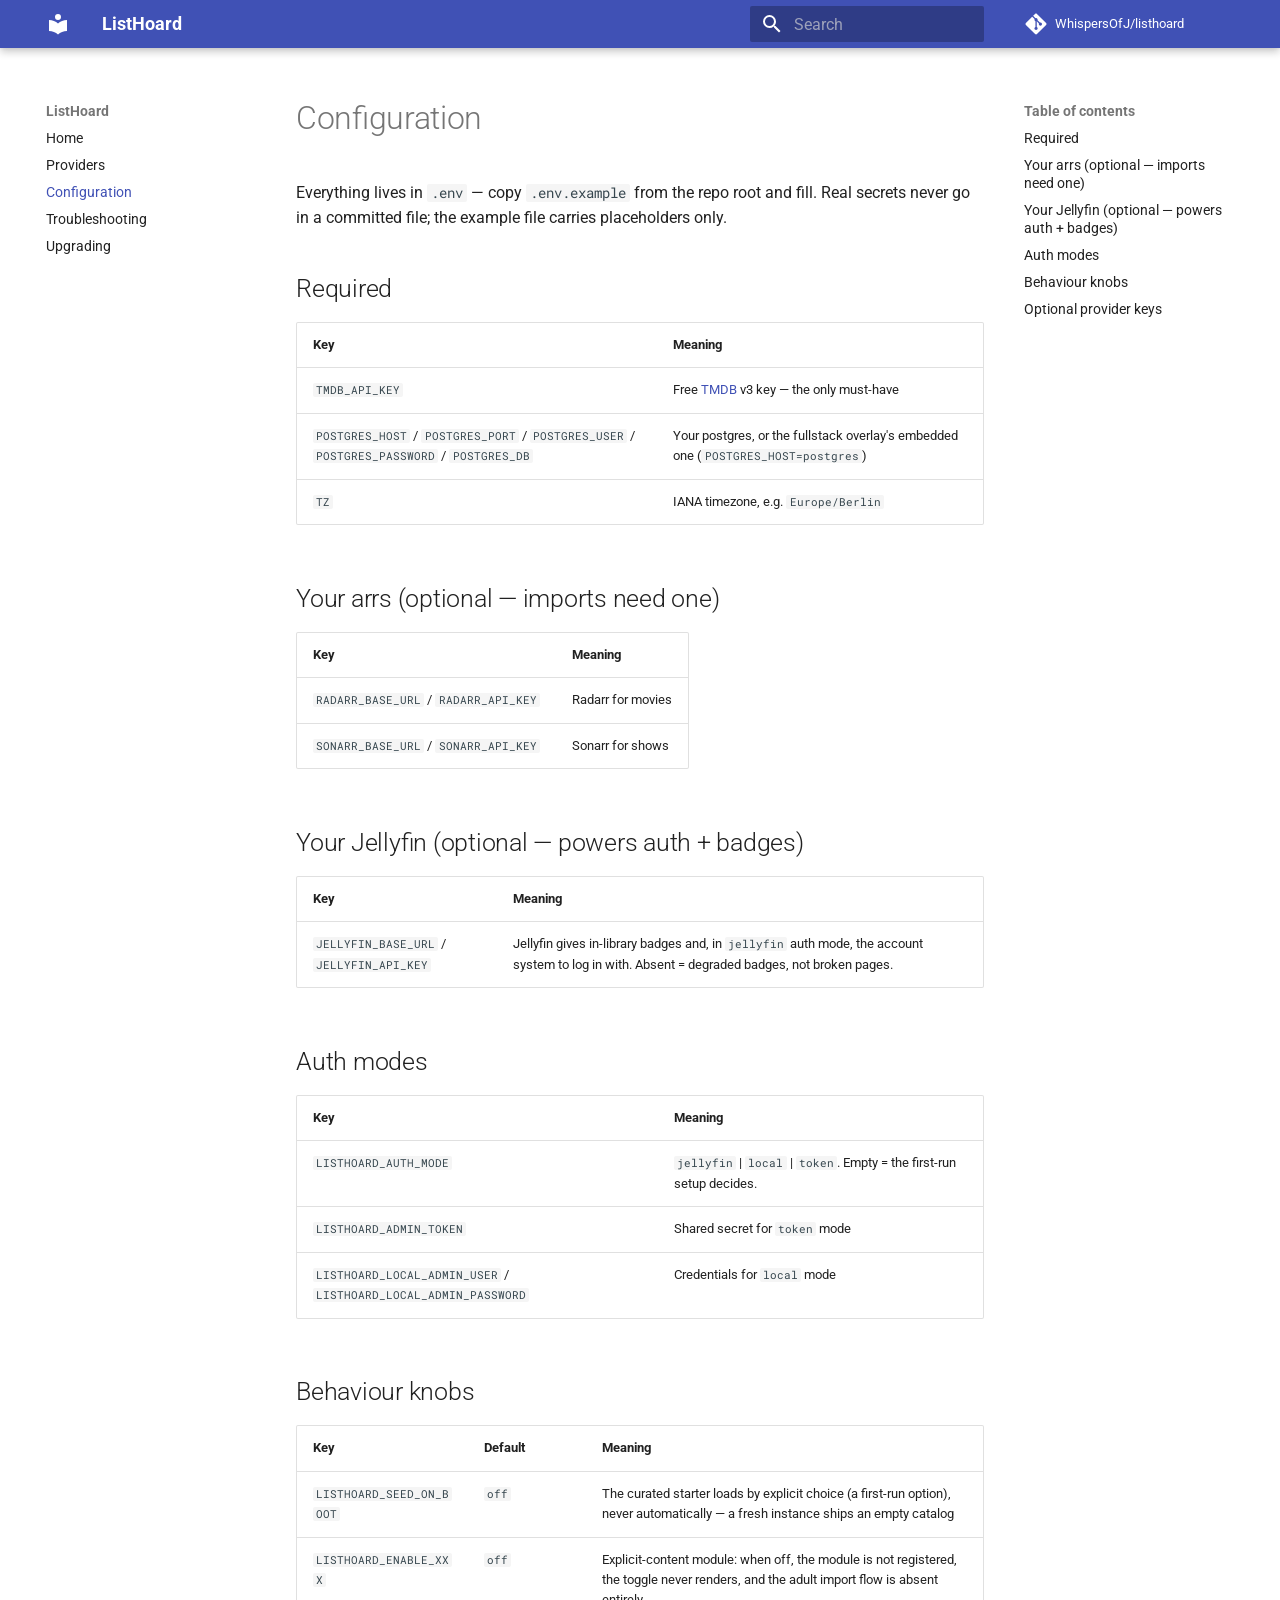
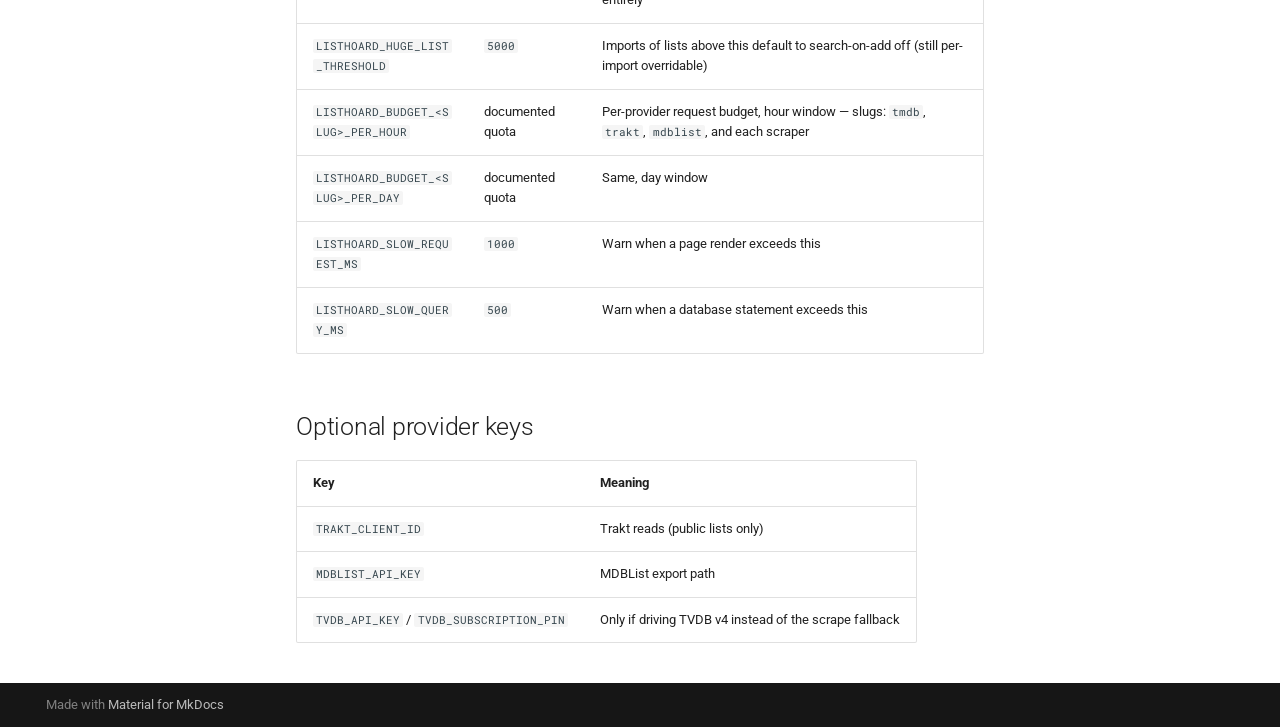
<file: env/index.html>
<!doctype html>
<html lang="en" class="no-js">
  <head>
    
      <meta charset="utf-8">
      <meta name="viewport" content="width=device-width,initial-scale=1">
      
        <meta name="description" content="Self-hosted browser and one-click importer for public movie/TV lists">
      
      
      
      
        <link rel="prev" href="../providers/">
      
      
        <link rel="next" href="../troubleshooting/">
      
      
        
      
      
      <link rel="icon" href="../assets/images/favicon.png">
      <meta name="generator" content="mkdocs-1.6.1, mkdocs-material-9.7.7">
    
    
      
        <title>Configuration - ListHoard</title>
      
    
    
      <link rel="stylesheet" href="../assets/stylesheets/main.ec1eaa64.min.css">
      
        
        <link rel="stylesheet" href="../assets/stylesheets/palette.ab4e12ef.min.css">
      
      


    
    
      
    
    
      
        
        
        <link rel="preconnect" href="https://fonts.gstatic.com" crossorigin>
        <link rel="stylesheet" href="https://fonts.googleapis.com/css?family=Roboto:300,300i,400,400i,700,700i%7CRoboto+Mono:400,400i,700,700i&display=fallback">
        <style>:root{--md-text-font:"Roboto";--md-code-font:"Roboto Mono"}</style>
      
    
    
    <script>__md_scope=new URL("..",location),__md_hash=e=>[...e].reduce(((e,_)=>(e<<5)-e+_.charCodeAt(0)),0),__md_get=(e,_=localStorage,t=__md_scope)=>JSON.parse(_.getItem(t.pathname+"."+e)),__md_set=(e,_,t=localStorage,a=__md_scope)=>{try{t.setItem(a.pathname+"."+e,JSON.stringify(_))}catch(e){}}</script>
    
      

    
    
  </head>
  
  
    
    
    
    
    
    <body dir="ltr" data-md-color-scheme="default" data-md-color-primary="deep-blue" data-md-color-accent="teal">
  
    
    <input class="md-toggle" data-md-toggle="drawer" type="checkbox" id="__drawer" autocomplete="off">
    <input class="md-toggle" data-md-toggle="search" type="checkbox" id="__search" autocomplete="off">
    <label class="md-overlay" for="__drawer"></label>
    <div data-md-component="skip">
      
        
        <a href="#configuration" class="md-skip">
          Skip to content
        </a>
      
    </div>
    <div data-md-component="announce">
      
    </div>
    
    
      

  

<header class="md-header md-header--shadow" data-md-component="header">
  <nav class="md-header__inner md-grid" aria-label="Header">
    <a href=".." title="ListHoard" class="md-header__button md-logo" aria-label="ListHoard" data-md-component="logo">
      
  
  <svg xmlns="http://www.w3.org/2000/svg" viewBox="0 0 24 24"><path d="M12 8a3 3 0 0 0 3-3 3 3 0 0 0-3-3 3 3 0 0 0-3 3 3 3 0 0 0 3 3m0 3.54C9.64 9.35 6.5 8 3 8v11c3.5 0 6.64 1.35 9 3.54 2.36-2.19 5.5-3.54 9-3.54V8c-3.5 0-6.64 1.35-9 3.54"/></svg>

    </a>
    <label class="md-header__button md-icon" for="__drawer">
      
      <svg xmlns="http://www.w3.org/2000/svg" viewBox="0 0 24 24"><path d="M3 6h18v2H3zm0 5h18v2H3zm0 5h18v2H3z"/></svg>
    </label>
    <div class="md-header__title" data-md-component="header-title">
      <div class="md-header__ellipsis">
        <div class="md-header__topic">
          <span class="md-ellipsis">
            ListHoard
          </span>
        </div>
        <div class="md-header__topic" data-md-component="header-topic">
          <span class="md-ellipsis">
            
              Configuration
            
          </span>
        </div>
      </div>
    </div>
    
      
    
    
    
    
      
      
        <label class="md-header__button md-icon" for="__search">
          
          <svg xmlns="http://www.w3.org/2000/svg" viewBox="0 0 24 24"><path d="M9.5 3A6.5 6.5 0 0 1 16 9.5c0 1.61-.59 3.09-1.56 4.23l.27.27h.79l5 5-1.5 1.5-5-5v-.79l-.27-.27A6.52 6.52 0 0 1 9.5 16 6.5 6.5 0 0 1 3 9.5 6.5 6.5 0 0 1 9.5 3m0 2C7 5 5 7 5 9.5S7 14 9.5 14 14 12 14 9.5 12 5 9.5 5"/></svg>
        </label>
        <div class="md-search" data-md-component="search" role="dialog">
  <label class="md-search__overlay" for="__search"></label>
  <div class="md-search__inner" role="search">
    <form class="md-search__form" name="search">
      <input type="text" class="md-search__input" name="query" aria-label="Search" placeholder="Search" autocapitalize="off" autocorrect="off" autocomplete="off" spellcheck="false" data-md-component="search-query" required>
      <label class="md-search__icon md-icon" for="__search">
        
        <svg xmlns="http://www.w3.org/2000/svg" viewBox="0 0 24 24"><path d="M9.5 3A6.5 6.5 0 0 1 16 9.5c0 1.61-.59 3.09-1.56 4.23l.27.27h.79l5 5-1.5 1.5-5-5v-.79l-.27-.27A6.52 6.52 0 0 1 9.5 16 6.5 6.5 0 0 1 3 9.5 6.5 6.5 0 0 1 9.5 3m0 2C7 5 5 7 5 9.5S7 14 9.5 14 14 12 14 9.5 12 5 9.5 5"/></svg>
        
        <svg xmlns="http://www.w3.org/2000/svg" viewBox="0 0 24 24"><path d="M20 11v2H8l5.5 5.5-1.42 1.42L4.16 12l7.92-7.92L13.5 5.5 8 11z"/></svg>
      </label>
      <nav class="md-search__options" aria-label="Search">
        
        <button type="reset" class="md-search__icon md-icon" title="Clear" aria-label="Clear" tabindex="-1">
          
          <svg xmlns="http://www.w3.org/2000/svg" viewBox="0 0 24 24"><path d="M19 6.41 17.59 5 12 10.59 6.41 5 5 6.41 10.59 12 5 17.59 6.41 19 12 13.41 17.59 19 19 17.59 13.41 12z"/></svg>
        </button>
      </nav>
      
    </form>
    <div class="md-search__output">
      <div class="md-search__scrollwrap" tabindex="0" data-md-scrollfix>
        <div class="md-search-result" data-md-component="search-result">
          <div class="md-search-result__meta">
            Initializing search
          </div>
          <ol class="md-search-result__list" role="presentation"></ol>
        </div>
      </div>
    </div>
  </div>
</div>
      
    
    
      <div class="md-header__source">
        <a href="https://github.com/WhispersOfJ/listhoard" title="Go to repository" class="md-source" data-md-component="source">
  <div class="md-source__icon md-icon">
    
    <svg xmlns="http://www.w3.org/2000/svg" viewBox="0 0 448 512"><!--! Font Awesome Free 7.1.0 by @fontawesome - https://fontawesome.com License - https://fontawesome.com/license/free (Icons: CC BY 4.0, Fonts: SIL OFL 1.1, Code: MIT License) Copyright 2025 Fonticons, Inc.--><path d="M439.6 236.1 244 40.5c-5.4-5.5-12.8-8.5-20.4-8.5s-15 3-20.4 8.4L162.5 81l51.5 51.5c27.1-9.1 52.7 16.8 43.4 43.7l49.7 49.7c34.2-11.8 61.2 31 35.5 56.7-26.5 26.5-70.2-2.9-56-37.3L240.3 199v121.9c25.3 12.5 22.3 41.8 9.1 55-6.4 6.4-15.2 10.1-24.3 10.1s-17.8-3.6-24.3-10.1c-17.6-17.6-11.1-46.9 11.2-56v-123c-20.8-8.5-24.6-30.7-18.6-45L142.6 101 8.5 235.1C3 240.6 0 247.9 0 255.5s3 15 8.5 20.4l195.6 195.7c5.4 5.4 12.7 8.4 20.4 8.4s15-3 20.4-8.4l194.7-194.7c5.4-5.4 8.4-12.8 8.4-20.4s-3-15-8.4-20.4"/></svg>
  </div>
  <div class="md-source__repository">
    WhispersOfJ/listhoard
  </div>
</a>
      </div>
    
  </nav>
  
</header>
    
    <div class="md-container" data-md-component="container">
      
      
        
          
        
      
      <main class="md-main" data-md-component="main">
        <div class="md-main__inner md-grid">
          
            
              
              <div class="md-sidebar md-sidebar--primary" data-md-component="sidebar" data-md-type="navigation" >
                <div class="md-sidebar__scrollwrap">
                  <div class="md-sidebar__inner">
                    



<nav class="md-nav md-nav--primary" aria-label="Navigation" data-md-level="0">
  <label class="md-nav__title" for="__drawer">
    <a href=".." title="ListHoard" class="md-nav__button md-logo" aria-label="ListHoard" data-md-component="logo">
      
  
  <svg xmlns="http://www.w3.org/2000/svg" viewBox="0 0 24 24"><path d="M12 8a3 3 0 0 0 3-3 3 3 0 0 0-3-3 3 3 0 0 0-3 3 3 3 0 0 0 3 3m0 3.54C9.64 9.35 6.5 8 3 8v11c3.5 0 6.64 1.35 9 3.54 2.36-2.19 5.5-3.54 9-3.54V8c-3.5 0-6.64 1.35-9 3.54"/></svg>

    </a>
    ListHoard
  </label>
  
    <div class="md-nav__source">
      <a href="https://github.com/WhispersOfJ/listhoard" title="Go to repository" class="md-source" data-md-component="source">
  <div class="md-source__icon md-icon">
    
    <svg xmlns="http://www.w3.org/2000/svg" viewBox="0 0 448 512"><!--! Font Awesome Free 7.1.0 by @fontawesome - https://fontawesome.com License - https://fontawesome.com/license/free (Icons: CC BY 4.0, Fonts: SIL OFL 1.1, Code: MIT License) Copyright 2025 Fonticons, Inc.--><path d="M439.6 236.1 244 40.5c-5.4-5.5-12.8-8.5-20.4-8.5s-15 3-20.4 8.4L162.5 81l51.5 51.5c27.1-9.1 52.7 16.8 43.4 43.7l49.7 49.7c34.2-11.8 61.2 31 35.5 56.7-26.5 26.5-70.2-2.9-56-37.3L240.3 199v121.9c25.3 12.5 22.3 41.8 9.1 55-6.4 6.4-15.2 10.1-24.3 10.1s-17.8-3.6-24.3-10.1c-17.6-17.6-11.1-46.9 11.2-56v-123c-20.8-8.5-24.6-30.7-18.6-45L142.6 101 8.5 235.1C3 240.6 0 247.9 0 255.5s3 15 8.5 20.4l195.6 195.7c5.4 5.4 12.7 8.4 20.4 8.4s15-3 20.4-8.4l194.7-194.7c5.4-5.4 8.4-12.8 8.4-20.4s-3-15-8.4-20.4"/></svg>
  </div>
  <div class="md-source__repository">
    WhispersOfJ/listhoard
  </div>
</a>
    </div>
  
  <ul class="md-nav__list" data-md-scrollfix>
    
      
      
  
  
  
  
    <li class="md-nav__item">
      <a href=".." class="md-nav__link">
        
  
  
  <span class="md-ellipsis">
    
  
    Home
  

    
  </span>
  
  

      </a>
    </li>
  

    
      
      
  
  
  
  
    <li class="md-nav__item">
      <a href="../providers/" class="md-nav__link">
        
  
  
  <span class="md-ellipsis">
    
  
    Providers
  

    
  </span>
  
  

      </a>
    </li>
  

    
      
      
  
  
    
  
  
  
    <li class="md-nav__item md-nav__item--active">
      
      <input class="md-nav__toggle md-toggle" type="checkbox" id="__toc">
      
      
        
      
      
        <label class="md-nav__link md-nav__link--active" for="__toc">
          
  
  
  <span class="md-ellipsis">
    
  
    Configuration
  

    
  </span>
  
  

          <span class="md-nav__icon md-icon"></span>
        </label>
      
      <a href="./" class="md-nav__link md-nav__link--active">
        
  
  
  <span class="md-ellipsis">
    
  
    Configuration
  

    
  </span>
  
  

      </a>
      
        

<nav class="md-nav md-nav--secondary" aria-label="Table of contents">
  
  
  
    
  
  
    <label class="md-nav__title" for="__toc">
      <span class="md-nav__icon md-icon"></span>
      Table of contents
    </label>
    <ul class="md-nav__list" data-md-component="toc" data-md-scrollfix>
      
        <li class="md-nav__item">
  <a href="#required" class="md-nav__link">
    <span class="md-ellipsis">
      
        Required
      
    </span>
  </a>
  
</li>
      
        <li class="md-nav__item">
  <a href="#your-arrs-optional-imports-need-one" class="md-nav__link">
    <span class="md-ellipsis">
      
        Your arrs (optional — imports need one)
      
    </span>
  </a>
  
</li>
      
        <li class="md-nav__item">
  <a href="#your-jellyfin-optional-powers-auth-badges" class="md-nav__link">
    <span class="md-ellipsis">
      
        Your Jellyfin (optional — powers auth + badges)
      
    </span>
  </a>
  
</li>
      
        <li class="md-nav__item">
  <a href="#auth-modes" class="md-nav__link">
    <span class="md-ellipsis">
      
        Auth modes
      
    </span>
  </a>
  
</li>
      
        <li class="md-nav__item">
  <a href="#behaviour-knobs" class="md-nav__link">
    <span class="md-ellipsis">
      
        Behaviour knobs
      
    </span>
  </a>
  
</li>
      
        <li class="md-nav__item">
  <a href="#optional-provider-keys" class="md-nav__link">
    <span class="md-ellipsis">
      
        Optional provider keys
      
    </span>
  </a>
  
</li>
      
    </ul>
  
</nav>
      
    </li>
  

    
      
      
  
  
  
  
    <li class="md-nav__item">
      <a href="../troubleshooting/" class="md-nav__link">
        
  
  
  <span class="md-ellipsis">
    
  
    Troubleshooting
  

    
  </span>
  
  

      </a>
    </li>
  

    
      
      
  
  
  
  
    <li class="md-nav__item">
      <a href="../upgrading/" class="md-nav__link">
        
  
  
  <span class="md-ellipsis">
    
  
    Upgrading
  

    
  </span>
  
  

      </a>
    </li>
  

    
  </ul>
</nav>
                  </div>
                </div>
              </div>
            
            
              
              <div class="md-sidebar md-sidebar--secondary" data-md-component="sidebar" data-md-type="toc" >
                <div class="md-sidebar__scrollwrap">
                  <div class="md-sidebar__inner">
                    

<nav class="md-nav md-nav--secondary" aria-label="Table of contents">
  
  
  
    
  
  
    <label class="md-nav__title" for="__toc">
      <span class="md-nav__icon md-icon"></span>
      Table of contents
    </label>
    <ul class="md-nav__list" data-md-component="toc" data-md-scrollfix>
      
        <li class="md-nav__item">
  <a href="#required" class="md-nav__link">
    <span class="md-ellipsis">
      
        Required
      
    </span>
  </a>
  
</li>
      
        <li class="md-nav__item">
  <a href="#your-arrs-optional-imports-need-one" class="md-nav__link">
    <span class="md-ellipsis">
      
        Your arrs (optional — imports need one)
      
    </span>
  </a>
  
</li>
      
        <li class="md-nav__item">
  <a href="#your-jellyfin-optional-powers-auth-badges" class="md-nav__link">
    <span class="md-ellipsis">
      
        Your Jellyfin (optional — powers auth + badges)
      
    </span>
  </a>
  
</li>
      
        <li class="md-nav__item">
  <a href="#auth-modes" class="md-nav__link">
    <span class="md-ellipsis">
      
        Auth modes
      
    </span>
  </a>
  
</li>
      
        <li class="md-nav__item">
  <a href="#behaviour-knobs" class="md-nav__link">
    <span class="md-ellipsis">
      
        Behaviour knobs
      
    </span>
  </a>
  
</li>
      
        <li class="md-nav__item">
  <a href="#optional-provider-keys" class="md-nav__link">
    <span class="md-ellipsis">
      
        Optional provider keys
      
    </span>
  </a>
  
</li>
      
    </ul>
  
</nav>
                  </div>
                </div>
              </div>
            
          
          
            <div class="md-content" data-md-component="content">
              
              <article class="md-content__inner md-typeset">
                
                  


  
  


<h1 id="configuration">Configuration</h1>
<p>Everything lives in <code>.env</code> — copy <code>.env.example</code> from the repo root and fill.
Real secrets never go in a committed file; the example file carries
placeholders only.</p>
<h2 id="required">Required</h2>
<table>
<thead>
<tr>
<th>Key</th>
<th>Meaning</th>
</tr>
</thead>
<tbody>
<tr>
<td><code>TMDB_API_KEY</code></td>
<td>Free <a href="https://www.themoviedb.org/signup">TMDB</a> v3 key — the only must-have</td>
</tr>
<tr>
<td><code>POSTGRES_HOST</code> / <code>POSTGRES_PORT</code> / <code>POSTGRES_USER</code> / <code>POSTGRES_PASSWORD</code> / <code>POSTGRES_DB</code></td>
<td>Your postgres, or the fullstack overlay's embedded one (<code>POSTGRES_HOST=postgres</code>)</td>
</tr>
<tr>
<td><code>TZ</code></td>
<td>IANA timezone, e.g. <code>Europe/Berlin</code></td>
</tr>
</tbody>
</table>
<h2 id="your-arrs-optional-imports-need-one">Your arrs (optional — imports need one)</h2>
<table>
<thead>
<tr>
<th>Key</th>
<th>Meaning</th>
</tr>
</thead>
<tbody>
<tr>
<td><code>RADARR_BASE_URL</code> / <code>RADARR_API_KEY</code></td>
<td>Radarr for movies</td>
</tr>
<tr>
<td><code>SONARR_BASE_URL</code> / <code>SONARR_API_KEY</code></td>
<td>Sonarr for shows</td>
</tr>
</tbody>
</table>
<h2 id="your-jellyfin-optional-powers-auth-badges">Your Jellyfin (optional — powers auth + badges)</h2>
<table>
<thead>
<tr>
<th>Key</th>
<th>Meaning</th>
</tr>
</thead>
<tbody>
<tr>
<td><code>JELLYFIN_BASE_URL</code> / <code>JELLYFIN_API_KEY</code></td>
<td>Jellyfin gives in-library badges and, in <code>jellyfin</code> auth mode, the account system to log in with. Absent = degraded badges, not broken pages.</td>
</tr>
</tbody>
</table>
<h2 id="auth-modes">Auth modes</h2>
<table>
<thead>
<tr>
<th>Key</th>
<th>Meaning</th>
</tr>
</thead>
<tbody>
<tr>
<td><code>LISTHOARD_AUTH_MODE</code></td>
<td><code>jellyfin</code> | <code>local</code> | <code>token</code>. Empty = the first-run setup decides.</td>
</tr>
<tr>
<td><code>LISTHOARD_ADMIN_TOKEN</code></td>
<td>Shared secret for <code>token</code> mode</td>
</tr>
<tr>
<td><code>LISTHOARD_LOCAL_ADMIN_USER</code> / <code>LISTHOARD_LOCAL_ADMIN_PASSWORD</code></td>
<td>Credentials for <code>local</code> mode</td>
</tr>
</tbody>
</table>
<h2 id="behaviour-knobs">Behaviour knobs</h2>
<table>
<thead>
<tr>
<th>Key</th>
<th>Default</th>
<th>Meaning</th>
</tr>
</thead>
<tbody>
<tr>
<td><code>LISTHOARD_SEED_ON_BOOT</code></td>
<td><code>off</code></td>
<td>The curated starter loads by explicit choice (a first-run option), never automatically — a fresh instance ships an empty catalog</td>
</tr>
<tr>
<td><code>LISTHOARD_ENABLE_XXX</code></td>
<td><code>off</code></td>
<td>Explicit-content module: when off, the module is not registered, the toggle never renders, and the adult import flow is absent entirely</td>
</tr>
<tr>
<td><code>LISTHOARD_HUGE_LIST_THRESHOLD</code></td>
<td><code>5000</code></td>
<td>Imports of lists above this default to search-on-add off (still per-import overridable)</td>
</tr>
<tr>
<td><code>LISTHOARD_BUDGET_&lt;SLUG&gt;_PER_HOUR</code></td>
<td>documented quota</td>
<td>Per-provider request budget, hour window — slugs: <code>tmdb</code>, <code>trakt</code>, <code>mdblist</code>, and each scraper</td>
</tr>
<tr>
<td><code>LISTHOARD_BUDGET_&lt;SLUG&gt;_PER_DAY</code></td>
<td>documented quota</td>
<td>Same, day window</td>
</tr>
<tr>
<td><code>LISTHOARD_SLOW_REQUEST_MS</code></td>
<td><code>1000</code></td>
<td>Warn when a page render exceeds this</td>
</tr>
<tr>
<td><code>LISTHOARD_SLOW_QUERY_MS</code></td>
<td><code>500</code></td>
<td>Warn when a database statement exceeds this</td>
</tr>
</tbody>
</table>
<h2 id="optional-provider-keys">Optional provider keys</h2>
<table>
<thead>
<tr>
<th>Key</th>
<th>Meaning</th>
</tr>
</thead>
<tbody>
<tr>
<td><code>TRAKT_CLIENT_ID</code></td>
<td>Trakt reads (public lists only)</td>
</tr>
<tr>
<td><code>MDBLIST_API_KEY</code></td>
<td>MDBList export path</td>
</tr>
<tr>
<td><code>TVDB_API_KEY</code> / <code>TVDB_SUBSCRIPTION_PIN</code></td>
<td>Only if driving TVDB v4 instead of the scrape fallback</td>
</tr>
</tbody>
</table>












                
              </article>
            </div>
          
          
<script>var target=document.getElementById(location.hash.slice(1));target&&target.name&&(target.checked=target.name.startsWith("__tabbed_"))</script>
        </div>
        
      </main>
      
        <footer class="md-footer">
  
  <div class="md-footer-meta md-typeset">
    <div class="md-footer-meta__inner md-grid">
      <div class="md-copyright">
  
  
    Made with
    <a href="https://squidfunk.github.io/mkdocs-material/" target="_blank" rel="noopener">
      Material for MkDocs
    </a>
  
</div>
      
    </div>
  </div>
</footer>
      
    </div>
    <div class="md-dialog" data-md-component="dialog">
      <div class="md-dialog__inner md-typeset"></div>
    </div>
    
    
    
      
      
      <script id="__config" type="application/json">{"annotate": null, "base": "..", "features": [], "search": "../assets/javascripts/workers/search.2c215733.min.js", "tags": null, "translations": {"clipboard.copied": "Copied to clipboard", "clipboard.copy": "Copy to clipboard", "search.result.more.one": "1 more on this page", "search.result.more.other": "# more on this page", "search.result.none": "No matching documents", "search.result.one": "1 matching document", "search.result.other": "# matching documents", "search.result.placeholder": "Type to start searching", "search.result.term.missing": "Missing", "select.version": "Select version"}, "version": null}</script>
    
    
      <script src="../assets/javascripts/bundle.d7400e89.min.js"></script>
      
    
  </body>
</html>
</file>
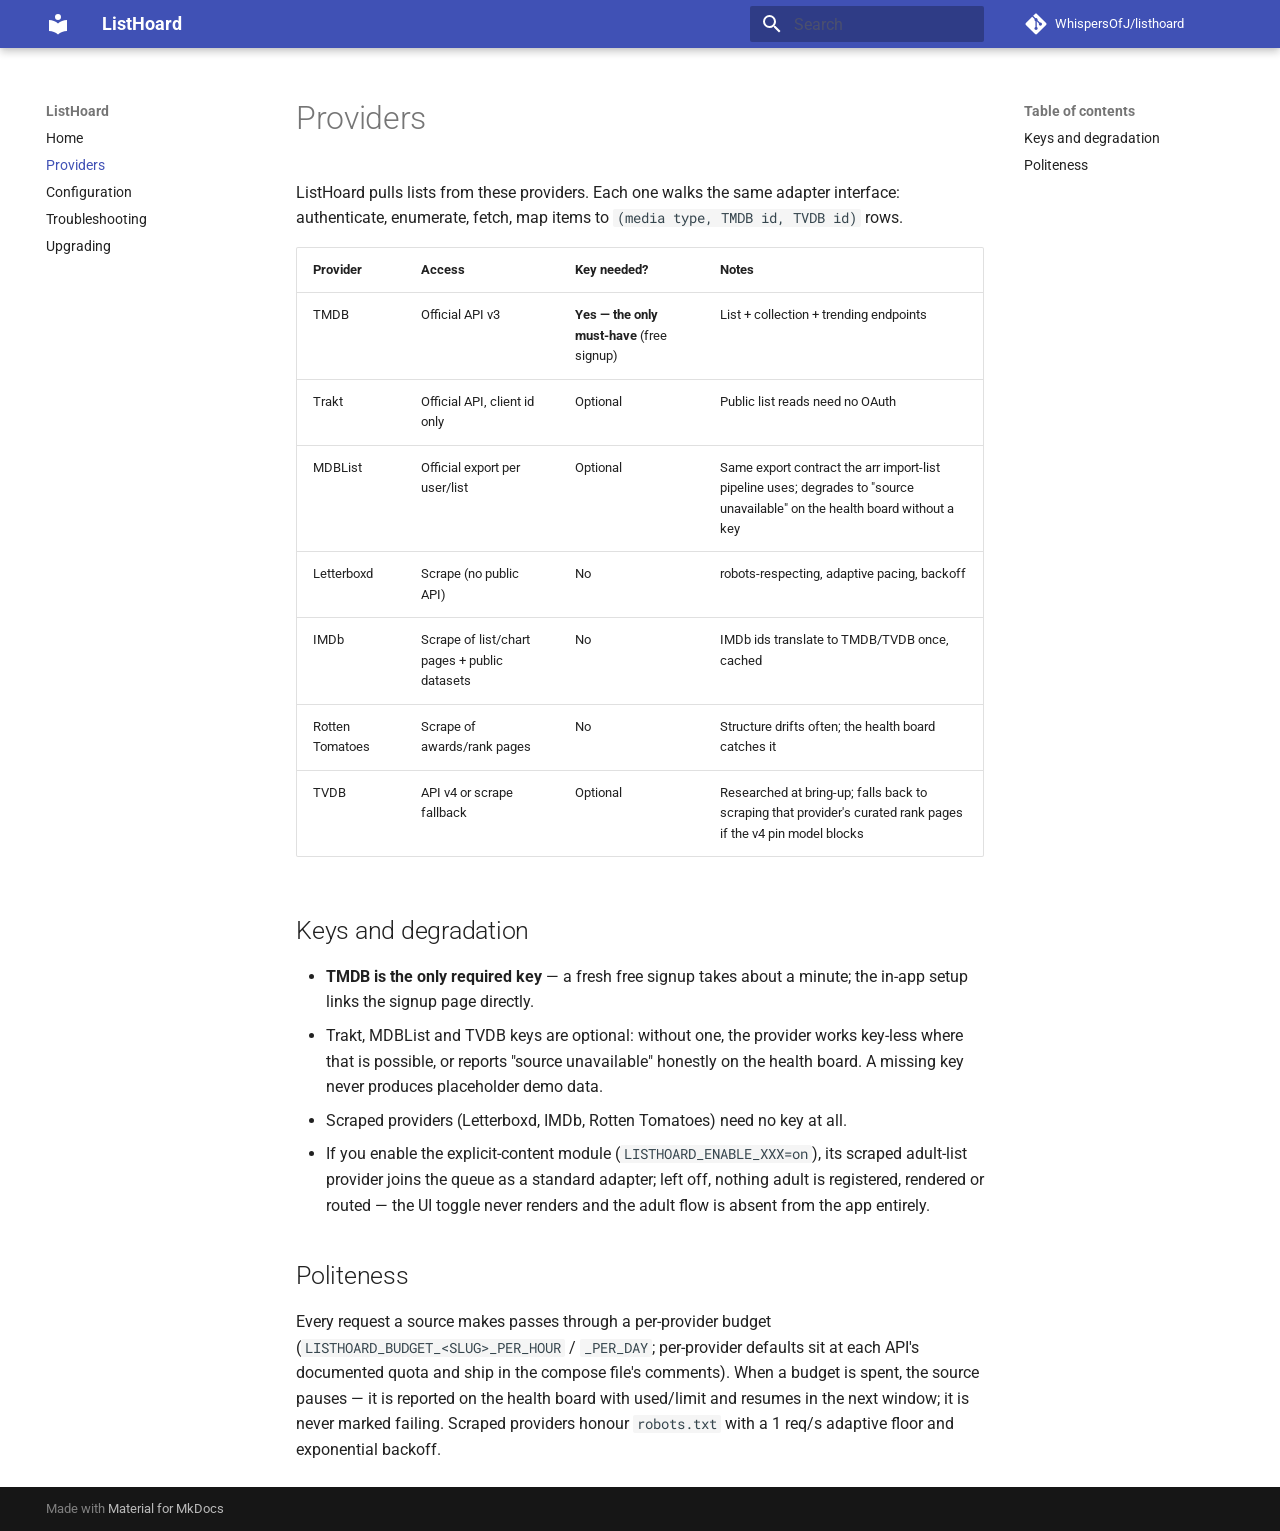
<file: providers/index.html>
<!doctype html>
<html lang="en" class="no-js">
  <head>
    
      <meta charset="utf-8">
      <meta name="viewport" content="width=device-width,initial-scale=1">
      
        <meta name="description" content="Self-hosted browser and one-click importer for public movie/TV lists">
      
      
      
      
        <link rel="prev" href="..">
      
      
        <link rel="next" href="../env/">
      
      
        
      
      
      <link rel="icon" href="../assets/images/favicon.png">
      <meta name="generator" content="mkdocs-1.6.1, mkdocs-material-9.7.7">
    
    
      
        <title>Providers - ListHoard</title>
      
    
    
      <link rel="stylesheet" href="../assets/stylesheets/main.ec1eaa64.min.css">
      
        
        <link rel="stylesheet" href="../assets/stylesheets/palette.ab4e12ef.min.css">
      
      


    
    
      
    
    
      
        
        
        <link rel="preconnect" href="https://fonts.gstatic.com" crossorigin>
        <link rel="stylesheet" href="https://fonts.googleapis.com/css?family=Roboto:300,300i,400,400i,700,700i%7CRoboto+Mono:400,400i,700,700i&display=fallback">
        <style>:root{--md-text-font:"Roboto";--md-code-font:"Roboto Mono"}</style>
      
    
    
    <script>__md_scope=new URL("..",location),__md_hash=e=>[...e].reduce(((e,_)=>(e<<5)-e+_.charCodeAt(0)),0),__md_get=(e,_=localStorage,t=__md_scope)=>JSON.parse(_.getItem(t.pathname+"."+e)),__md_set=(e,_,t=localStorage,a=__md_scope)=>{try{t.setItem(a.pathname+"."+e,JSON.stringify(_))}catch(e){}}</script>
    
      

    
    
  </head>
  
  
    
    
    
    
    
    <body dir="ltr" data-md-color-scheme="default" data-md-color-primary="deep-blue" data-md-color-accent="teal">
  
    
    <input class="md-toggle" data-md-toggle="drawer" type="checkbox" id="__drawer" autocomplete="off">
    <input class="md-toggle" data-md-toggle="search" type="checkbox" id="__search" autocomplete="off">
    <label class="md-overlay" for="__drawer"></label>
    <div data-md-component="skip">
      
        
        <a href="#providers" class="md-skip">
          Skip to content
        </a>
      
    </div>
    <div data-md-component="announce">
      
    </div>
    
    
      

  

<header class="md-header md-header--shadow" data-md-component="header">
  <nav class="md-header__inner md-grid" aria-label="Header">
    <a href=".." title="ListHoard" class="md-header__button md-logo" aria-label="ListHoard" data-md-component="logo">
      
  
  <svg xmlns="http://www.w3.org/2000/svg" viewBox="0 0 24 24"><path d="M12 8a3 3 0 0 0 3-3 3 3 0 0 0-3-3 3 3 0 0 0-3 3 3 3 0 0 0 3 3m0 3.54C9.64 9.35 6.5 8 3 8v11c3.5 0 6.64 1.35 9 3.54 2.36-2.19 5.5-3.54 9-3.54V8c-3.5 0-6.64 1.35-9 3.54"/></svg>

    </a>
    <label class="md-header__button md-icon" for="__drawer">
      
      <svg xmlns="http://www.w3.org/2000/svg" viewBox="0 0 24 24"><path d="M3 6h18v2H3zm0 5h18v2H3zm0 5h18v2H3z"/></svg>
    </label>
    <div class="md-header__title" data-md-component="header-title">
      <div class="md-header__ellipsis">
        <div class="md-header__topic">
          <span class="md-ellipsis">
            ListHoard
          </span>
        </div>
        <div class="md-header__topic" data-md-component="header-topic">
          <span class="md-ellipsis">
            
              Providers
            
          </span>
        </div>
      </div>
    </div>
    
      
    
    
    
    
      
      
        <label class="md-header__button md-icon" for="__search">
          
          <svg xmlns="http://www.w3.org/2000/svg" viewBox="0 0 24 24"><path d="M9.5 3A6.5 6.5 0 0 1 16 9.5c0 1.61-.59 3.09-1.56 4.23l.27.27h.79l5 5-1.5 1.5-5-5v-.79l-.27-.27A6.52 6.52 0 0 1 9.5 16 6.5 6.5 0 0 1 3 9.5 6.5 6.5 0 0 1 9.5 3m0 2C7 5 5 7 5 9.5S7 14 9.5 14 14 12 14 9.5 12 5 9.5 5"/></svg>
        </label>
        <div class="md-search" data-md-component="search" role="dialog">
  <label class="md-search__overlay" for="__search"></label>
  <div class="md-search__inner" role="search">
    <form class="md-search__form" name="search">
      <input type="text" class="md-search__input" name="query" aria-label="Search" placeholder="Search" autocapitalize="off" autocorrect="off" autocomplete="off" spellcheck="false" data-md-component="search-query" required>
      <label class="md-search__icon md-icon" for="__search">
        
        <svg xmlns="http://www.w3.org/2000/svg" viewBox="0 0 24 24"><path d="M9.5 3A6.5 6.5 0 0 1 16 9.5c0 1.61-.59 3.09-1.56 4.23l.27.27h.79l5 5-1.5 1.5-5-5v-.79l-.27-.27A6.52 6.52 0 0 1 9.5 16 6.5 6.5 0 0 1 3 9.5 6.5 6.5 0 0 1 9.5 3m0 2C7 5 5 7 5 9.5S7 14 9.5 14 14 12 14 9.5 12 5 9.5 5"/></svg>
        
        <svg xmlns="http://www.w3.org/2000/svg" viewBox="0 0 24 24"><path d="M20 11v2H8l5.5 5.5-1.42 1.42L4.16 12l7.92-7.92L13.5 5.5 8 11z"/></svg>
      </label>
      <nav class="md-search__options" aria-label="Search">
        
        <button type="reset" class="md-search__icon md-icon" title="Clear" aria-label="Clear" tabindex="-1">
          
          <svg xmlns="http://www.w3.org/2000/svg" viewBox="0 0 24 24"><path d="M19 6.41 17.59 5 12 10.59 6.41 5 5 6.41 10.59 12 5 17.59 6.41 19 12 13.41 17.59 19 19 17.59 13.41 12z"/></svg>
        </button>
      </nav>
      
    </form>
    <div class="md-search__output">
      <div class="md-search__scrollwrap" tabindex="0" data-md-scrollfix>
        <div class="md-search-result" data-md-component="search-result">
          <div class="md-search-result__meta">
            Initializing search
          </div>
          <ol class="md-search-result__list" role="presentation"></ol>
        </div>
      </div>
    </div>
  </div>
</div>
      
    
    
      <div class="md-header__source">
        <a href="https://github.com/WhispersOfJ/listhoard" title="Go to repository" class="md-source" data-md-component="source">
  <div class="md-source__icon md-icon">
    
    <svg xmlns="http://www.w3.org/2000/svg" viewBox="0 0 448 512"><!--! Font Awesome Free 7.1.0 by @fontawesome - https://fontawesome.com License - https://fontawesome.com/license/free (Icons: CC BY 4.0, Fonts: SIL OFL 1.1, Code: MIT License) Copyright 2025 Fonticons, Inc.--><path d="M439.6 236.1 244 40.5c-5.4-5.5-12.8-8.5-20.4-8.5s-15 3-20.4 8.4L162.5 81l51.5 51.5c27.1-9.1 52.7 16.8 43.4 43.7l49.7 49.7c34.2-11.8 61.2 31 35.5 56.7-26.5 26.5-70.2-2.9-56-37.3L240.3 199v121.9c25.3 12.5 22.3 41.8 9.1 55-6.4 6.4-15.2 10.1-24.3 10.1s-17.8-3.6-24.3-10.1c-17.6-17.6-11.1-46.9 11.2-56v-123c-20.8-8.5-24.6-30.7-18.6-45L142.6 101 8.5 235.1C3 240.6 0 247.9 0 255.5s3 15 8.5 20.4l195.6 195.7c5.4 5.4 12.7 8.4 20.4 8.4s15-3 20.4-8.4l194.7-194.7c5.4-5.4 8.4-12.8 8.4-20.4s-3-15-8.4-20.4"/></svg>
  </div>
  <div class="md-source__repository">
    WhispersOfJ/listhoard
  </div>
</a>
      </div>
    
  </nav>
  
</header>
    
    <div class="md-container" data-md-component="container">
      
      
        
          
        
      
      <main class="md-main" data-md-component="main">
        <div class="md-main__inner md-grid">
          
            
              
              <div class="md-sidebar md-sidebar--primary" data-md-component="sidebar" data-md-type="navigation" >
                <div class="md-sidebar__scrollwrap">
                  <div class="md-sidebar__inner">
                    



<nav class="md-nav md-nav--primary" aria-label="Navigation" data-md-level="0">
  <label class="md-nav__title" for="__drawer">
    <a href=".." title="ListHoard" class="md-nav__button md-logo" aria-label="ListHoard" data-md-component="logo">
      
  
  <svg xmlns="http://www.w3.org/2000/svg" viewBox="0 0 24 24"><path d="M12 8a3 3 0 0 0 3-3 3 3 0 0 0-3-3 3 3 0 0 0-3 3 3 3 0 0 0 3 3m0 3.54C9.64 9.35 6.5 8 3 8v11c3.5 0 6.64 1.35 9 3.54 2.36-2.19 5.5-3.54 9-3.54V8c-3.5 0-6.64 1.35-9 3.54"/></svg>

    </a>
    ListHoard
  </label>
  
    <div class="md-nav__source">
      <a href="https://github.com/WhispersOfJ/listhoard" title="Go to repository" class="md-source" data-md-component="source">
  <div class="md-source__icon md-icon">
    
    <svg xmlns="http://www.w3.org/2000/svg" viewBox="0 0 448 512"><!--! Font Awesome Free 7.1.0 by @fontawesome - https://fontawesome.com License - https://fontawesome.com/license/free (Icons: CC BY 4.0, Fonts: SIL OFL 1.1, Code: MIT License) Copyright 2025 Fonticons, Inc.--><path d="M439.6 236.1 244 40.5c-5.4-5.5-12.8-8.5-20.4-8.5s-15 3-20.4 8.4L162.5 81l51.5 51.5c27.1-9.1 52.7 16.8 43.4 43.7l49.7 49.7c34.2-11.8 61.2 31 35.5 56.7-26.5 26.5-70.2-2.9-56-37.3L240.3 199v121.9c25.3 12.5 22.3 41.8 9.1 55-6.4 6.4-15.2 10.1-24.3 10.1s-17.8-3.6-24.3-10.1c-17.6-17.6-11.1-46.9 11.2-56v-123c-20.8-8.5-24.6-30.7-18.6-45L142.6 101 8.5 235.1C3 240.6 0 247.9 0 255.5s3 15 8.5 20.4l195.6 195.7c5.4 5.4 12.7 8.4 20.4 8.4s15-3 20.4-8.4l194.7-194.7c5.4-5.4 8.4-12.8 8.4-20.4s-3-15-8.4-20.4"/></svg>
  </div>
  <div class="md-source__repository">
    WhispersOfJ/listhoard
  </div>
</a>
    </div>
  
  <ul class="md-nav__list" data-md-scrollfix>
    
      
      
  
  
  
  
    <li class="md-nav__item">
      <a href=".." class="md-nav__link">
        
  
  
  <span class="md-ellipsis">
    
  
    Home
  

    
  </span>
  
  

      </a>
    </li>
  

    
      
      
  
  
    
  
  
  
    <li class="md-nav__item md-nav__item--active">
      
      <input class="md-nav__toggle md-toggle" type="checkbox" id="__toc">
      
      
        
      
      
        <label class="md-nav__link md-nav__link--active" for="__toc">
          
  
  
  <span class="md-ellipsis">
    
  
    Providers
  

    
  </span>
  
  

          <span class="md-nav__icon md-icon"></span>
        </label>
      
      <a href="./" class="md-nav__link md-nav__link--active">
        
  
  
  <span class="md-ellipsis">
    
  
    Providers
  

    
  </span>
  
  

      </a>
      
        

<nav class="md-nav md-nav--secondary" aria-label="Table of contents">
  
  
  
    
  
  
    <label class="md-nav__title" for="__toc">
      <span class="md-nav__icon md-icon"></span>
      Table of contents
    </label>
    <ul class="md-nav__list" data-md-component="toc" data-md-scrollfix>
      
        <li class="md-nav__item">
  <a href="#keys-and-degradation" class="md-nav__link">
    <span class="md-ellipsis">
      
        Keys and degradation
      
    </span>
  </a>
  
</li>
      
        <li class="md-nav__item">
  <a href="#politeness" class="md-nav__link">
    <span class="md-ellipsis">
      
        Politeness
      
    </span>
  </a>
  
</li>
      
    </ul>
  
</nav>
      
    </li>
  

    
      
      
  
  
  
  
    <li class="md-nav__item">
      <a href="../env/" class="md-nav__link">
        
  
  
  <span class="md-ellipsis">
    
  
    Configuration
  

    
  </span>
  
  

      </a>
    </li>
  

    
      
      
  
  
  
  
    <li class="md-nav__item">
      <a href="../troubleshooting/" class="md-nav__link">
        
  
  
  <span class="md-ellipsis">
    
  
    Troubleshooting
  

    
  </span>
  
  

      </a>
    </li>
  

    
      
      
  
  
  
  
    <li class="md-nav__item">
      <a href="../upgrading/" class="md-nav__link">
        
  
  
  <span class="md-ellipsis">
    
  
    Upgrading
  

    
  </span>
  
  

      </a>
    </li>
  

    
  </ul>
</nav>
                  </div>
                </div>
              </div>
            
            
              
              <div class="md-sidebar md-sidebar--secondary" data-md-component="sidebar" data-md-type="toc" >
                <div class="md-sidebar__scrollwrap">
                  <div class="md-sidebar__inner">
                    

<nav class="md-nav md-nav--secondary" aria-label="Table of contents">
  
  
  
    
  
  
    <label class="md-nav__title" for="__toc">
      <span class="md-nav__icon md-icon"></span>
      Table of contents
    </label>
    <ul class="md-nav__list" data-md-component="toc" data-md-scrollfix>
      
        <li class="md-nav__item">
  <a href="#keys-and-degradation" class="md-nav__link">
    <span class="md-ellipsis">
      
        Keys and degradation
      
    </span>
  </a>
  
</li>
      
        <li class="md-nav__item">
  <a href="#politeness" class="md-nav__link">
    <span class="md-ellipsis">
      
        Politeness
      
    </span>
  </a>
  
</li>
      
    </ul>
  
</nav>
                  </div>
                </div>
              </div>
            
          
          
            <div class="md-content" data-md-component="content">
              
              <article class="md-content__inner md-typeset">
                
                  


  
  


<h1 id="providers">Providers</h1>
<p>ListHoard pulls lists from these providers. Each one walks the same adapter
interface: authenticate, enumerate, fetch, map items to <code>(media type, TMDB id,
TVDB id)</code> rows.</p>
<table>
<thead>
<tr>
<th>Provider</th>
<th>Access</th>
<th>Key needed?</th>
<th>Notes</th>
</tr>
</thead>
<tbody>
<tr>
<td>TMDB</td>
<td>Official API v3</td>
<td><strong>Yes — the only must-have</strong> (free signup)</td>
<td>List + collection + trending endpoints</td>
</tr>
<tr>
<td>Trakt</td>
<td>Official API, client id only</td>
<td>Optional</td>
<td>Public list reads need no OAuth</td>
</tr>
<tr>
<td>MDBList</td>
<td>Official export per user/list</td>
<td>Optional</td>
<td>Same export contract the arr import-list pipeline uses; degrades to "source unavailable" on the health board without a key</td>
</tr>
<tr>
<td>Letterboxd</td>
<td>Scrape (no public API)</td>
<td>No</td>
<td>robots-respecting, adaptive pacing, backoff</td>
</tr>
<tr>
<td>IMDb</td>
<td>Scrape of list/chart pages + public datasets</td>
<td>No</td>
<td>IMDb ids translate to TMDB/TVDB once, cached</td>
</tr>
<tr>
<td>Rotten Tomatoes</td>
<td>Scrape of awards/rank pages</td>
<td>No</td>
<td>Structure drifts often; the health board catches it</td>
</tr>
<tr>
<td>TVDB</td>
<td>API v4 or scrape fallback</td>
<td>Optional</td>
<td>Researched at bring-up; falls back to scraping that provider's curated rank pages if the v4 pin model blocks</td>
</tr>
</tbody>
</table>
<h2 id="keys-and-degradation">Keys and degradation</h2>
<ul>
<li><strong>TMDB is the only required key</strong> — a fresh free signup takes about a minute;
  the in-app setup links the signup page directly.</li>
<li>Trakt, MDBList and TVDB keys are optional: without one, the provider works
  key-less where that is possible, or reports "source unavailable" honestly on
  the health board. A missing key never produces placeholder demo data.</li>
<li>Scraped providers (Letterboxd, IMDb, Rotten Tomatoes) need no key at all.</li>
<li>If you enable the explicit-content module (<code>LISTHOARD_ENABLE_XXX=on</code>),
  its scraped adult-list provider joins the queue as a standard adapter; left
  off, nothing adult is registered, rendered or routed — the UI toggle never
  renders and the adult flow is absent from the app entirely.</li>
</ul>
<h2 id="politeness">Politeness</h2>
<p>Every request a source makes passes through a per-provider budget
(<code>LISTHOARD_BUDGET_&lt;SLUG&gt;_PER_HOUR</code> / <code>_PER_DAY</code>; per-provider defaults sit at each
API's documented quota and ship in the compose file's comments).
When a budget is spent, the source pauses — it is reported on the health
board with used/limit and resumes in the next window; it is never marked
failing. Scraped providers honour <code>robots.txt</code> with a 1 req/s adaptive floor
and exponential backoff.</p>












                
              </article>
            </div>
          
          
<script>var target=document.getElementById(location.hash.slice(1));target&&target.name&&(target.checked=target.name.startsWith("__tabbed_"))</script>
        </div>
        
      </main>
      
        <footer class="md-footer">
  
  <div class="md-footer-meta md-typeset">
    <div class="md-footer-meta__inner md-grid">
      <div class="md-copyright">
  
  
    Made with
    <a href="https://squidfunk.github.io/mkdocs-material/" target="_blank" rel="noopener">
      Material for MkDocs
    </a>
  
</div>
      
    </div>
  </div>
</footer>
      
    </div>
    <div class="md-dialog" data-md-component="dialog">
      <div class="md-dialog__inner md-typeset"></div>
    </div>
    
    
    
      
      
      <script id="__config" type="application/json">{"annotate": null, "base": "..", "features": [], "search": "../assets/javascripts/workers/search.2c215733.min.js", "tags": null, "translations": {"clipboard.copied": "Copied to clipboard", "clipboard.copy": "Copy to clipboard", "search.result.more.one": "1 more on this page", "search.result.more.other": "# more on this page", "search.result.none": "No matching documents", "search.result.one": "1 matching document", "search.result.other": "# matching documents", "search.result.placeholder": "Type to start searching", "search.result.term.missing": "Missing", "select.version": "Select version"}, "version": null}</script>
    
    
      <script src="../assets/javascripts/bundle.d7400e89.min.js"></script>
      
    
  </body>
</html>
</file>
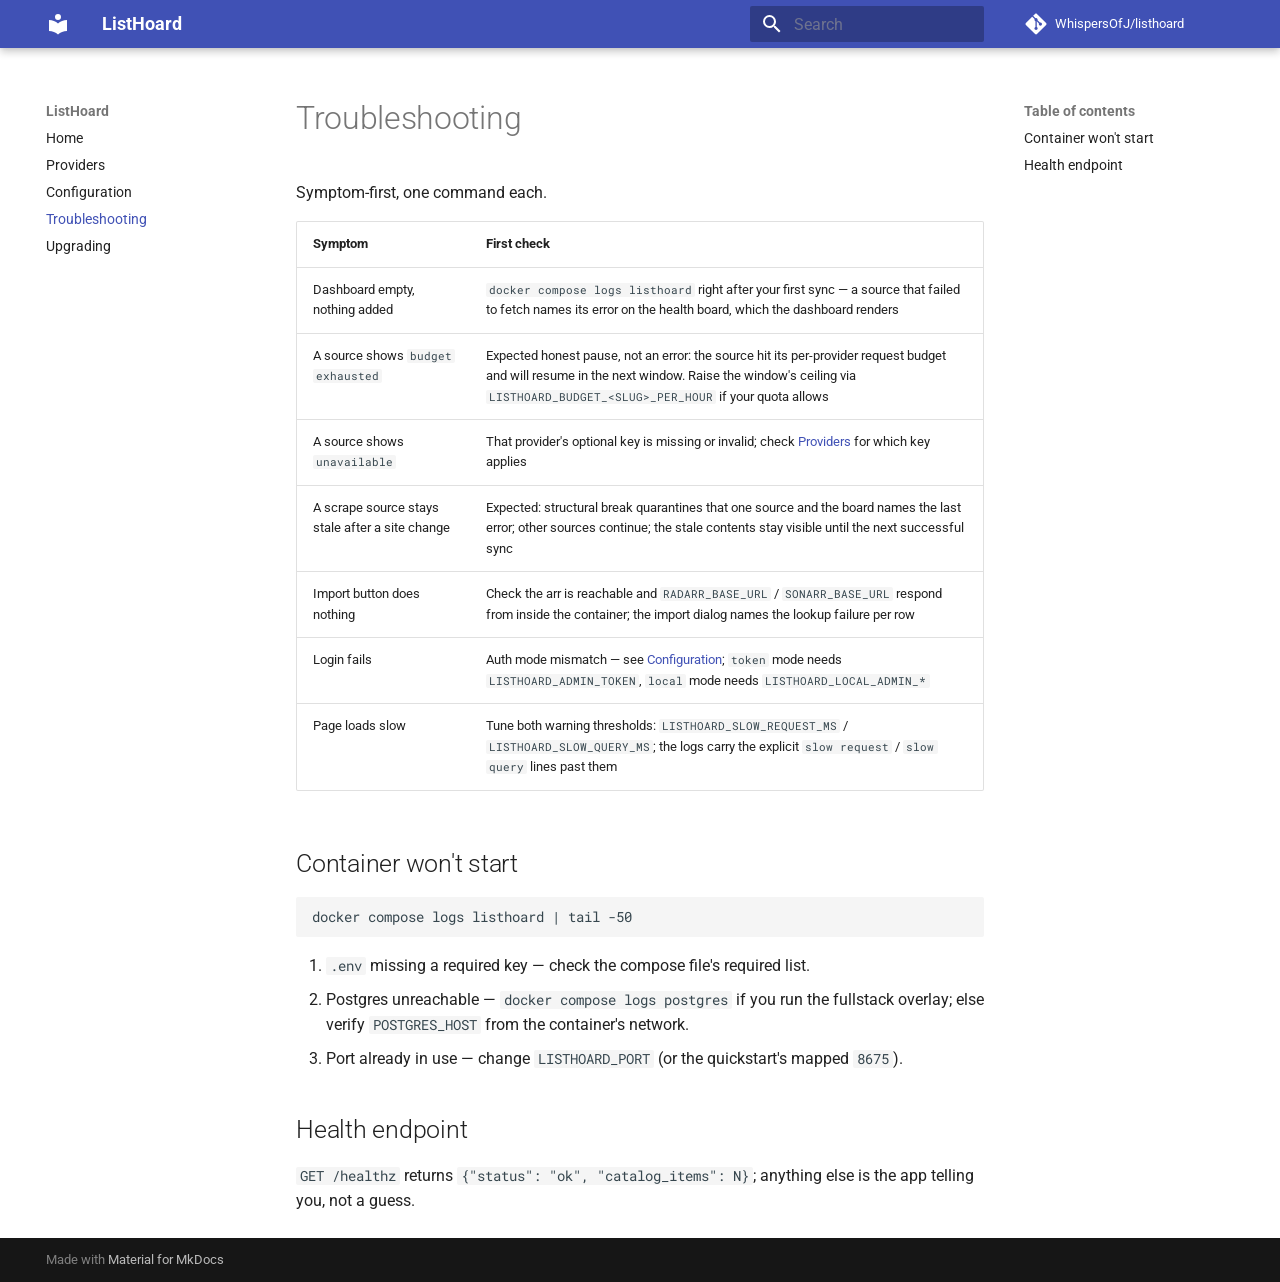
<file: troubleshooting/index.html>
<!doctype html>
<html lang="en" class="no-js">
  <head>
    
      <meta charset="utf-8">
      <meta name="viewport" content="width=device-width,initial-scale=1">
      
        <meta name="description" content="Self-hosted browser and one-click importer for public movie/TV lists">
      
      
      
      
        <link rel="prev" href="../env/">
      
      
        <link rel="next" href="../upgrading/">
      
      
        
      
      
      <link rel="icon" href="../assets/images/favicon.png">
      <meta name="generator" content="mkdocs-1.6.1, mkdocs-material-9.7.7">
    
    
      
        <title>Troubleshooting - ListHoard</title>
      
    
    
      <link rel="stylesheet" href="../assets/stylesheets/main.ec1eaa64.min.css">
      
        
        <link rel="stylesheet" href="../assets/stylesheets/palette.ab4e12ef.min.css">
      
      


    
    
      
    
    
      
        
        
        <link rel="preconnect" href="https://fonts.gstatic.com" crossorigin>
        <link rel="stylesheet" href="https://fonts.googleapis.com/css?family=Roboto:300,300i,400,400i,700,700i%7CRoboto+Mono:400,400i,700,700i&display=fallback">
        <style>:root{--md-text-font:"Roboto";--md-code-font:"Roboto Mono"}</style>
      
    
    
    <script>__md_scope=new URL("..",location),__md_hash=e=>[...e].reduce(((e,_)=>(e<<5)-e+_.charCodeAt(0)),0),__md_get=(e,_=localStorage,t=__md_scope)=>JSON.parse(_.getItem(t.pathname+"."+e)),__md_set=(e,_,t=localStorage,a=__md_scope)=>{try{t.setItem(a.pathname+"."+e,JSON.stringify(_))}catch(e){}}</script>
    
      

    
    
  </head>
  
  
    
    
    
    
    
    <body dir="ltr" data-md-color-scheme="default" data-md-color-primary="deep-blue" data-md-color-accent="teal">
  
    
    <input class="md-toggle" data-md-toggle="drawer" type="checkbox" id="__drawer" autocomplete="off">
    <input class="md-toggle" data-md-toggle="search" type="checkbox" id="__search" autocomplete="off">
    <label class="md-overlay" for="__drawer"></label>
    <div data-md-component="skip">
      
        
        <a href="#troubleshooting" class="md-skip">
          Skip to content
        </a>
      
    </div>
    <div data-md-component="announce">
      
    </div>
    
    
      

  

<header class="md-header md-header--shadow" data-md-component="header">
  <nav class="md-header__inner md-grid" aria-label="Header">
    <a href=".." title="ListHoard" class="md-header__button md-logo" aria-label="ListHoard" data-md-component="logo">
      
  
  <svg xmlns="http://www.w3.org/2000/svg" viewBox="0 0 24 24"><path d="M12 8a3 3 0 0 0 3-3 3 3 0 0 0-3-3 3 3 0 0 0-3 3 3 3 0 0 0 3 3m0 3.54C9.64 9.35 6.5 8 3 8v11c3.5 0 6.64 1.35 9 3.54 2.36-2.19 5.5-3.54 9-3.54V8c-3.5 0-6.64 1.35-9 3.54"/></svg>

    </a>
    <label class="md-header__button md-icon" for="__drawer">
      
      <svg xmlns="http://www.w3.org/2000/svg" viewBox="0 0 24 24"><path d="M3 6h18v2H3zm0 5h18v2H3zm0 5h18v2H3z"/></svg>
    </label>
    <div class="md-header__title" data-md-component="header-title">
      <div class="md-header__ellipsis">
        <div class="md-header__topic">
          <span class="md-ellipsis">
            ListHoard
          </span>
        </div>
        <div class="md-header__topic" data-md-component="header-topic">
          <span class="md-ellipsis">
            
              Troubleshooting
            
          </span>
        </div>
      </div>
    </div>
    
      
    
    
    
    
      
      
        <label class="md-header__button md-icon" for="__search">
          
          <svg xmlns="http://www.w3.org/2000/svg" viewBox="0 0 24 24"><path d="M9.5 3A6.5 6.5 0 0 1 16 9.5c0 1.61-.59 3.09-1.56 4.23l.27.27h.79l5 5-1.5 1.5-5-5v-.79l-.27-.27A6.52 6.52 0 0 1 9.5 16 6.5 6.5 0 0 1 3 9.5 6.5 6.5 0 0 1 9.5 3m0 2C7 5 5 7 5 9.5S7 14 9.5 14 14 12 14 9.5 12 5 9.5 5"/></svg>
        </label>
        <div class="md-search" data-md-component="search" role="dialog">
  <label class="md-search__overlay" for="__search"></label>
  <div class="md-search__inner" role="search">
    <form class="md-search__form" name="search">
      <input type="text" class="md-search__input" name="query" aria-label="Search" placeholder="Search" autocapitalize="off" autocorrect="off" autocomplete="off" spellcheck="false" data-md-component="search-query" required>
      <label class="md-search__icon md-icon" for="__search">
        
        <svg xmlns="http://www.w3.org/2000/svg" viewBox="0 0 24 24"><path d="M9.5 3A6.5 6.5 0 0 1 16 9.5c0 1.61-.59 3.09-1.56 4.23l.27.27h.79l5 5-1.5 1.5-5-5v-.79l-.27-.27A6.52 6.52 0 0 1 9.5 16 6.5 6.5 0 0 1 3 9.5 6.5 6.5 0 0 1 9.5 3m0 2C7 5 5 7 5 9.5S7 14 9.5 14 14 12 14 9.5 12 5 9.5 5"/></svg>
        
        <svg xmlns="http://www.w3.org/2000/svg" viewBox="0 0 24 24"><path d="M20 11v2H8l5.5 5.5-1.42 1.42L4.16 12l7.92-7.92L13.5 5.5 8 11z"/></svg>
      </label>
      <nav class="md-search__options" aria-label="Search">
        
        <button type="reset" class="md-search__icon md-icon" title="Clear" aria-label="Clear" tabindex="-1">
          
          <svg xmlns="http://www.w3.org/2000/svg" viewBox="0 0 24 24"><path d="M19 6.41 17.59 5 12 10.59 6.41 5 5 6.41 10.59 12 5 17.59 6.41 19 12 13.41 17.59 19 19 17.59 13.41 12z"/></svg>
        </button>
      </nav>
      
    </form>
    <div class="md-search__output">
      <div class="md-search__scrollwrap" tabindex="0" data-md-scrollfix>
        <div class="md-search-result" data-md-component="search-result">
          <div class="md-search-result__meta">
            Initializing search
          </div>
          <ol class="md-search-result__list" role="presentation"></ol>
        </div>
      </div>
    </div>
  </div>
</div>
      
    
    
      <div class="md-header__source">
        <a href="https://github.com/WhispersOfJ/listhoard" title="Go to repository" class="md-source" data-md-component="source">
  <div class="md-source__icon md-icon">
    
    <svg xmlns="http://www.w3.org/2000/svg" viewBox="0 0 448 512"><!--! Font Awesome Free 7.1.0 by @fontawesome - https://fontawesome.com License - https://fontawesome.com/license/free (Icons: CC BY 4.0, Fonts: SIL OFL 1.1, Code: MIT License) Copyright 2025 Fonticons, Inc.--><path d="M439.6 236.1 244 40.5c-5.4-5.5-12.8-8.5-20.4-8.5s-15 3-20.4 8.4L162.5 81l51.5 51.5c27.1-9.1 52.7 16.8 43.4 43.7l49.7 49.7c34.2-11.8 61.2 31 35.5 56.7-26.5 26.5-70.2-2.9-56-37.3L240.3 199v121.9c25.3 12.5 22.3 41.8 9.1 55-6.4 6.4-15.2 10.1-24.3 10.1s-17.8-3.6-24.3-10.1c-17.6-17.6-11.1-46.9 11.2-56v-123c-20.8-8.5-24.6-30.7-18.6-45L142.6 101 8.5 235.1C3 240.6 0 247.9 0 255.5s3 15 8.5 20.4l195.6 195.7c5.4 5.4 12.7 8.4 20.4 8.4s15-3 20.4-8.4l194.7-194.7c5.4-5.4 8.4-12.8 8.4-20.4s-3-15-8.4-20.4"/></svg>
  </div>
  <div class="md-source__repository">
    WhispersOfJ/listhoard
  </div>
</a>
      </div>
    
  </nav>
  
</header>
    
    <div class="md-container" data-md-component="container">
      
      
        
          
        
      
      <main class="md-main" data-md-component="main">
        <div class="md-main__inner md-grid">
          
            
              
              <div class="md-sidebar md-sidebar--primary" data-md-component="sidebar" data-md-type="navigation" >
                <div class="md-sidebar__scrollwrap">
                  <div class="md-sidebar__inner">
                    



<nav class="md-nav md-nav--primary" aria-label="Navigation" data-md-level="0">
  <label class="md-nav__title" for="__drawer">
    <a href=".." title="ListHoard" class="md-nav__button md-logo" aria-label="ListHoard" data-md-component="logo">
      
  
  <svg xmlns="http://www.w3.org/2000/svg" viewBox="0 0 24 24"><path d="M12 8a3 3 0 0 0 3-3 3 3 0 0 0-3-3 3 3 0 0 0-3 3 3 3 0 0 0 3 3m0 3.54C9.64 9.35 6.5 8 3 8v11c3.5 0 6.64 1.35 9 3.54 2.36-2.19 5.5-3.54 9-3.54V8c-3.5 0-6.64 1.35-9 3.54"/></svg>

    </a>
    ListHoard
  </label>
  
    <div class="md-nav__source">
      <a href="https://github.com/WhispersOfJ/listhoard" title="Go to repository" class="md-source" data-md-component="source">
  <div class="md-source__icon md-icon">
    
    <svg xmlns="http://www.w3.org/2000/svg" viewBox="0 0 448 512"><!--! Font Awesome Free 7.1.0 by @fontawesome - https://fontawesome.com License - https://fontawesome.com/license/free (Icons: CC BY 4.0, Fonts: SIL OFL 1.1, Code: MIT License) Copyright 2025 Fonticons, Inc.--><path d="M439.6 236.1 244 40.5c-5.4-5.5-12.8-8.5-20.4-8.5s-15 3-20.4 8.4L162.5 81l51.5 51.5c27.1-9.1 52.7 16.8 43.4 43.7l49.7 49.7c34.2-11.8 61.2 31 35.5 56.7-26.5 26.5-70.2-2.9-56-37.3L240.3 199v121.9c25.3 12.5 22.3 41.8 9.1 55-6.4 6.4-15.2 10.1-24.3 10.1s-17.8-3.6-24.3-10.1c-17.6-17.6-11.1-46.9 11.2-56v-123c-20.8-8.5-24.6-30.7-18.6-45L142.6 101 8.5 235.1C3 240.6 0 247.9 0 255.5s3 15 8.5 20.4l195.6 195.7c5.4 5.4 12.7 8.4 20.4 8.4s15-3 20.4-8.4l194.7-194.7c5.4-5.4 8.4-12.8 8.4-20.4s-3-15-8.4-20.4"/></svg>
  </div>
  <div class="md-source__repository">
    WhispersOfJ/listhoard
  </div>
</a>
    </div>
  
  <ul class="md-nav__list" data-md-scrollfix>
    
      
      
  
  
  
  
    <li class="md-nav__item">
      <a href=".." class="md-nav__link">
        
  
  
  <span class="md-ellipsis">
    
  
    Home
  

    
  </span>
  
  

      </a>
    </li>
  

    
      
      
  
  
  
  
    <li class="md-nav__item">
      <a href="../providers/" class="md-nav__link">
        
  
  
  <span class="md-ellipsis">
    
  
    Providers
  

    
  </span>
  
  

      </a>
    </li>
  

    
      
      
  
  
  
  
    <li class="md-nav__item">
      <a href="../env/" class="md-nav__link">
        
  
  
  <span class="md-ellipsis">
    
  
    Configuration
  

    
  </span>
  
  

      </a>
    </li>
  

    
      
      
  
  
    
  
  
  
    <li class="md-nav__item md-nav__item--active">
      
      <input class="md-nav__toggle md-toggle" type="checkbox" id="__toc">
      
      
        
      
      
        <label class="md-nav__link md-nav__link--active" for="__toc">
          
  
  
  <span class="md-ellipsis">
    
  
    Troubleshooting
  

    
  </span>
  
  

          <span class="md-nav__icon md-icon"></span>
        </label>
      
      <a href="./" class="md-nav__link md-nav__link--active">
        
  
  
  <span class="md-ellipsis">
    
  
    Troubleshooting
  

    
  </span>
  
  

      </a>
      
        

<nav class="md-nav md-nav--secondary" aria-label="Table of contents">
  
  
  
    
  
  
    <label class="md-nav__title" for="__toc">
      <span class="md-nav__icon md-icon"></span>
      Table of contents
    </label>
    <ul class="md-nav__list" data-md-component="toc" data-md-scrollfix>
      
        <li class="md-nav__item">
  <a href="#container-wont-start" class="md-nav__link">
    <span class="md-ellipsis">
      
        Container won't start
      
    </span>
  </a>
  
</li>
      
        <li class="md-nav__item">
  <a href="#health-endpoint" class="md-nav__link">
    <span class="md-ellipsis">
      
        Health endpoint
      
    </span>
  </a>
  
</li>
      
    </ul>
  
</nav>
      
    </li>
  

    
      
      
  
  
  
  
    <li class="md-nav__item">
      <a href="../upgrading/" class="md-nav__link">
        
  
  
  <span class="md-ellipsis">
    
  
    Upgrading
  

    
  </span>
  
  

      </a>
    </li>
  

    
  </ul>
</nav>
                  </div>
                </div>
              </div>
            
            
              
              <div class="md-sidebar md-sidebar--secondary" data-md-component="sidebar" data-md-type="toc" >
                <div class="md-sidebar__scrollwrap">
                  <div class="md-sidebar__inner">
                    

<nav class="md-nav md-nav--secondary" aria-label="Table of contents">
  
  
  
    
  
  
    <label class="md-nav__title" for="__toc">
      <span class="md-nav__icon md-icon"></span>
      Table of contents
    </label>
    <ul class="md-nav__list" data-md-component="toc" data-md-scrollfix>
      
        <li class="md-nav__item">
  <a href="#container-wont-start" class="md-nav__link">
    <span class="md-ellipsis">
      
        Container won't start
      
    </span>
  </a>
  
</li>
      
        <li class="md-nav__item">
  <a href="#health-endpoint" class="md-nav__link">
    <span class="md-ellipsis">
      
        Health endpoint
      
    </span>
  </a>
  
</li>
      
    </ul>
  
</nav>
                  </div>
                </div>
              </div>
            
          
          
            <div class="md-content" data-md-component="content">
              
              <article class="md-content__inner md-typeset">
                
                  


  
  


<h1 id="troubleshooting">Troubleshooting</h1>
<p>Symptom-first, one command each.</p>
<table>
<thead>
<tr>
<th>Symptom</th>
<th>First check</th>
</tr>
</thead>
<tbody>
<tr>
<td>Dashboard empty, nothing added</td>
<td><code>docker compose logs listhoard</code> right after your first sync — a source that failed to fetch names its error on the health board, which the dashboard renders</td>
</tr>
<tr>
<td>A source shows <code>budget exhausted</code></td>
<td>Expected honest pause, not an error: the source hit its per-provider request budget and will resume in the next window. Raise the window's ceiling via <code>LISTHOARD_BUDGET_&lt;SLUG&gt;_PER_HOUR</code> if your quota allows</td>
</tr>
<tr>
<td>A source shows <code>unavailable</code></td>
<td>That provider's optional key is missing or invalid; check <a href="../providers/">Providers</a> for which key applies</td>
</tr>
<tr>
<td>A scrape source stays stale after a site change</td>
<td>Expected: structural break quarantines that one source and the board names the last error; other sources continue; the stale contents stay visible until the next successful sync</td>
</tr>
<tr>
<td>Import button does nothing</td>
<td>Check the arr is reachable and <code>RADARR_BASE_URL</code> / <code>SONARR_BASE_URL</code> respond from inside the container; the import dialog names the lookup failure per row</td>
</tr>
<tr>
<td>Login fails</td>
<td>Auth mode mismatch — see <a href="../env/#auth-modes">Configuration</a>; <code>token</code> mode needs <code>LISTHOARD_ADMIN_TOKEN</code>, <code>local</code> mode needs <code>LISTHOARD_LOCAL_ADMIN_*</code></td>
</tr>
<tr>
<td>Page loads slow</td>
<td>Tune both warning thresholds: <code>LISTHOARD_SLOW_REQUEST_MS</code> / <code>LISTHOARD_SLOW_QUERY_MS</code>; the logs carry the explicit <code>slow request</code> / <code>slow query</code> lines past them</td>
</tr>
</tbody>
</table>
<h2 id="container-wont-start">Container won't start</h2>
<pre><code class="language-bash">docker compose logs listhoard | tail -50
</code></pre>
<ol>
<li><code>.env</code> missing a required key — check the compose file's required list.</li>
<li>Postgres unreachable — <code>docker compose logs postgres</code> if you run the
   fullstack overlay; else verify <code>POSTGRES_HOST</code> from the container's network.</li>
<li>Port already in use — change <code>LISTHOARD_PORT</code> (or the quickstart's mapped
   <code>8675</code>).</li>
</ol>
<h2 id="health-endpoint">Health endpoint</h2>
<p><code>GET /healthz</code> returns <code>{"status": "ok", "catalog_items": N}</code>; anything else is
the app telling you, not a guess.</p>












                
              </article>
            </div>
          
          
<script>var target=document.getElementById(location.hash.slice(1));target&&target.name&&(target.checked=target.name.startsWith("__tabbed_"))</script>
        </div>
        
      </main>
      
        <footer class="md-footer">
  
  <div class="md-footer-meta md-typeset">
    <div class="md-footer-meta__inner md-grid">
      <div class="md-copyright">
  
  
    Made with
    <a href="https://squidfunk.github.io/mkdocs-material/" target="_blank" rel="noopener">
      Material for MkDocs
    </a>
  
</div>
      
    </div>
  </div>
</footer>
      
    </div>
    <div class="md-dialog" data-md-component="dialog">
      <div class="md-dialog__inner md-typeset"></div>
    </div>
    
    
    
      
      
      <script id="__config" type="application/json">{"annotate": null, "base": "..", "features": [], "search": "../assets/javascripts/workers/search.2c215733.min.js", "tags": null, "translations": {"clipboard.copied": "Copied to clipboard", "clipboard.copy": "Copy to clipboard", "search.result.more.one": "1 more on this page", "search.result.more.other": "# more on this page", "search.result.none": "No matching documents", "search.result.one": "1 matching document", "search.result.other": "# matching documents", "search.result.placeholder": "Type to start searching", "search.result.term.missing": "Missing", "select.version": "Select version"}, "version": null}</script>
    
    
      <script src="../assets/javascripts/bundle.d7400e89.min.js"></script>
      
    
  </body>
</html>
</file>
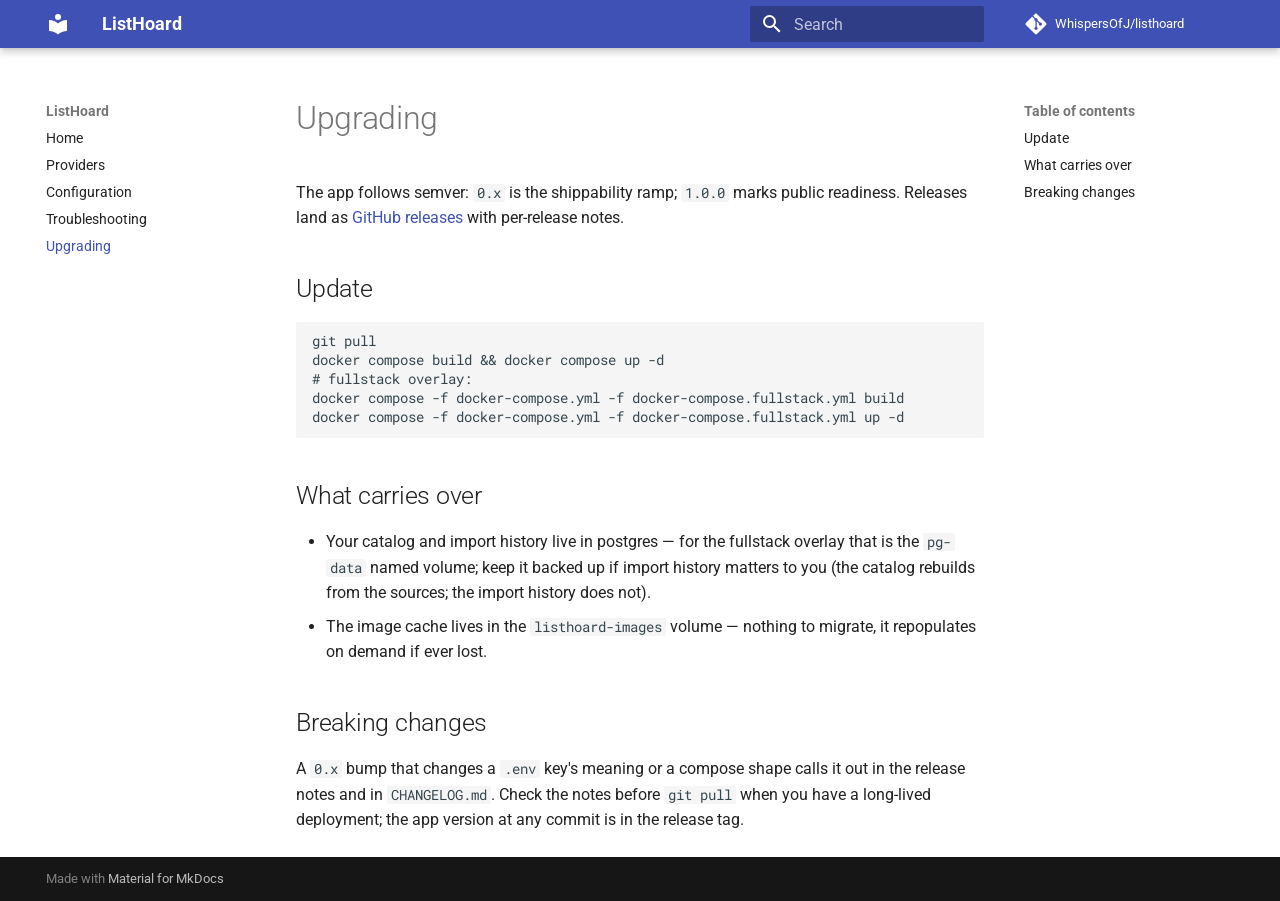
<file: upgrading/index.html>
<!doctype html>
<html lang="en" class="no-js">
  <head>
    
      <meta charset="utf-8">
      <meta name="viewport" content="width=device-width,initial-scale=1">
      
        <meta name="description" content="Self-hosted browser and one-click importer for public movie/TV lists">
      
      
      
      
        <link rel="prev" href="../troubleshooting/">
      
      
      
        
      
      
      <link rel="icon" href="../assets/images/favicon.png">
      <meta name="generator" content="mkdocs-1.6.1, mkdocs-material-9.7.7">
    
    
      
        <title>Upgrading - ListHoard</title>
      
    
    
      <link rel="stylesheet" href="../assets/stylesheets/main.ec1eaa64.min.css">
      
        
        <link rel="stylesheet" href="../assets/stylesheets/palette.ab4e12ef.min.css">
      
      


    
    
      
    
    
      
        
        
        <link rel="preconnect" href="https://fonts.gstatic.com" crossorigin>
        <link rel="stylesheet" href="https://fonts.googleapis.com/css?family=Roboto:300,300i,400,400i,700,700i%7CRoboto+Mono:400,400i,700,700i&display=fallback">
        <style>:root{--md-text-font:"Roboto";--md-code-font:"Roboto Mono"}</style>
      
    
    
    <script>__md_scope=new URL("..",location),__md_hash=e=>[...e].reduce(((e,_)=>(e<<5)-e+_.charCodeAt(0)),0),__md_get=(e,_=localStorage,t=__md_scope)=>JSON.parse(_.getItem(t.pathname+"."+e)),__md_set=(e,_,t=localStorage,a=__md_scope)=>{try{t.setItem(a.pathname+"."+e,JSON.stringify(_))}catch(e){}}</script>
    
      

    
    
  </head>
  
  
    
    
    
    
    
    <body dir="ltr" data-md-color-scheme="default" data-md-color-primary="deep-blue" data-md-color-accent="teal">
  
    
    <input class="md-toggle" data-md-toggle="drawer" type="checkbox" id="__drawer" autocomplete="off">
    <input class="md-toggle" data-md-toggle="search" type="checkbox" id="__search" autocomplete="off">
    <label class="md-overlay" for="__drawer"></label>
    <div data-md-component="skip">
      
        
        <a href="#upgrading" class="md-skip">
          Skip to content
        </a>
      
    </div>
    <div data-md-component="announce">
      
    </div>
    
    
      

  

<header class="md-header md-header--shadow" data-md-component="header">
  <nav class="md-header__inner md-grid" aria-label="Header">
    <a href=".." title="ListHoard" class="md-header__button md-logo" aria-label="ListHoard" data-md-component="logo">
      
  
  <svg xmlns="http://www.w3.org/2000/svg" viewBox="0 0 24 24"><path d="M12 8a3 3 0 0 0 3-3 3 3 0 0 0-3-3 3 3 0 0 0-3 3 3 3 0 0 0 3 3m0 3.54C9.64 9.35 6.5 8 3 8v11c3.5 0 6.64 1.35 9 3.54 2.36-2.19 5.5-3.54 9-3.54V8c-3.5 0-6.64 1.35-9 3.54"/></svg>

    </a>
    <label class="md-header__button md-icon" for="__drawer">
      
      <svg xmlns="http://www.w3.org/2000/svg" viewBox="0 0 24 24"><path d="M3 6h18v2H3zm0 5h18v2H3zm0 5h18v2H3z"/></svg>
    </label>
    <div class="md-header__title" data-md-component="header-title">
      <div class="md-header__ellipsis">
        <div class="md-header__topic">
          <span class="md-ellipsis">
            ListHoard
          </span>
        </div>
        <div class="md-header__topic" data-md-component="header-topic">
          <span class="md-ellipsis">
            
              Upgrading
            
          </span>
        </div>
      </div>
    </div>
    
      
    
    
    
    
      
      
        <label class="md-header__button md-icon" for="__search">
          
          <svg xmlns="http://www.w3.org/2000/svg" viewBox="0 0 24 24"><path d="M9.5 3A6.5 6.5 0 0 1 16 9.5c0 1.61-.59 3.09-1.56 4.23l.27.27h.79l5 5-1.5 1.5-5-5v-.79l-.27-.27A6.52 6.52 0 0 1 9.5 16 6.5 6.5 0 0 1 3 9.5 6.5 6.5 0 0 1 9.5 3m0 2C7 5 5 7 5 9.5S7 14 9.5 14 14 12 14 9.5 12 5 9.5 5"/></svg>
        </label>
        <div class="md-search" data-md-component="search" role="dialog">
  <label class="md-search__overlay" for="__search"></label>
  <div class="md-search__inner" role="search">
    <form class="md-search__form" name="search">
      <input type="text" class="md-search__input" name="query" aria-label="Search" placeholder="Search" autocapitalize="off" autocorrect="off" autocomplete="off" spellcheck="false" data-md-component="search-query" required>
      <label class="md-search__icon md-icon" for="__search">
        
        <svg xmlns="http://www.w3.org/2000/svg" viewBox="0 0 24 24"><path d="M9.5 3A6.5 6.5 0 0 1 16 9.5c0 1.61-.59 3.09-1.56 4.23l.27.27h.79l5 5-1.5 1.5-5-5v-.79l-.27-.27A6.52 6.52 0 0 1 9.5 16 6.5 6.5 0 0 1 3 9.5 6.5 6.5 0 0 1 9.5 3m0 2C7 5 5 7 5 9.5S7 14 9.5 14 14 12 14 9.5 12 5 9.5 5"/></svg>
        
        <svg xmlns="http://www.w3.org/2000/svg" viewBox="0 0 24 24"><path d="M20 11v2H8l5.5 5.5-1.42 1.42L4.16 12l7.92-7.92L13.5 5.5 8 11z"/></svg>
      </label>
      <nav class="md-search__options" aria-label="Search">
        
        <button type="reset" class="md-search__icon md-icon" title="Clear" aria-label="Clear" tabindex="-1">
          
          <svg xmlns="http://www.w3.org/2000/svg" viewBox="0 0 24 24"><path d="M19 6.41 17.59 5 12 10.59 6.41 5 5 6.41 10.59 12 5 17.59 6.41 19 12 13.41 17.59 19 19 17.59 13.41 12z"/></svg>
        </button>
      </nav>
      
    </form>
    <div class="md-search__output">
      <div class="md-search__scrollwrap" tabindex="0" data-md-scrollfix>
        <div class="md-search-result" data-md-component="search-result">
          <div class="md-search-result__meta">
            Initializing search
          </div>
          <ol class="md-search-result__list" role="presentation"></ol>
        </div>
      </div>
    </div>
  </div>
</div>
      
    
    
      <div class="md-header__source">
        <a href="https://github.com/WhispersOfJ/listhoard" title="Go to repository" class="md-source" data-md-component="source">
  <div class="md-source__icon md-icon">
    
    <svg xmlns="http://www.w3.org/2000/svg" viewBox="0 0 448 512"><!--! Font Awesome Free 7.1.0 by @fontawesome - https://fontawesome.com License - https://fontawesome.com/license/free (Icons: CC BY 4.0, Fonts: SIL OFL 1.1, Code: MIT License) Copyright 2025 Fonticons, Inc.--><path d="M439.6 236.1 244 40.5c-5.4-5.5-12.8-8.5-20.4-8.5s-15 3-20.4 8.4L162.5 81l51.5 51.5c27.1-9.1 52.7 16.8 43.4 43.7l49.7 49.7c34.2-11.8 61.2 31 35.5 56.7-26.5 26.5-70.2-2.9-56-37.3L240.3 199v121.9c25.3 12.5 22.3 41.8 9.1 55-6.4 6.4-15.2 10.1-24.3 10.1s-17.8-3.6-24.3-10.1c-17.6-17.6-11.1-46.9 11.2-56v-123c-20.8-8.5-24.6-30.7-18.6-45L142.6 101 8.5 235.1C3 240.6 0 247.9 0 255.5s3 15 8.5 20.4l195.6 195.7c5.4 5.4 12.7 8.4 20.4 8.4s15-3 20.4-8.4l194.7-194.7c5.4-5.4 8.4-12.8 8.4-20.4s-3-15-8.4-20.4"/></svg>
  </div>
  <div class="md-source__repository">
    WhispersOfJ/listhoard
  </div>
</a>
      </div>
    
  </nav>
  
</header>
    
    <div class="md-container" data-md-component="container">
      
      
        
          
        
      
      <main class="md-main" data-md-component="main">
        <div class="md-main__inner md-grid">
          
            
              
              <div class="md-sidebar md-sidebar--primary" data-md-component="sidebar" data-md-type="navigation" >
                <div class="md-sidebar__scrollwrap">
                  <div class="md-sidebar__inner">
                    



<nav class="md-nav md-nav--primary" aria-label="Navigation" data-md-level="0">
  <label class="md-nav__title" for="__drawer">
    <a href=".." title="ListHoard" class="md-nav__button md-logo" aria-label="ListHoard" data-md-component="logo">
      
  
  <svg xmlns="http://www.w3.org/2000/svg" viewBox="0 0 24 24"><path d="M12 8a3 3 0 0 0 3-3 3 3 0 0 0-3-3 3 3 0 0 0-3 3 3 3 0 0 0 3 3m0 3.54C9.64 9.35 6.5 8 3 8v11c3.5 0 6.64 1.35 9 3.54 2.36-2.19 5.5-3.54 9-3.54V8c-3.5 0-6.64 1.35-9 3.54"/></svg>

    </a>
    ListHoard
  </label>
  
    <div class="md-nav__source">
      <a href="https://github.com/WhispersOfJ/listhoard" title="Go to repository" class="md-source" data-md-component="source">
  <div class="md-source__icon md-icon">
    
    <svg xmlns="http://www.w3.org/2000/svg" viewBox="0 0 448 512"><!--! Font Awesome Free 7.1.0 by @fontawesome - https://fontawesome.com License - https://fontawesome.com/license/free (Icons: CC BY 4.0, Fonts: SIL OFL 1.1, Code: MIT License) Copyright 2025 Fonticons, Inc.--><path d="M439.6 236.1 244 40.5c-5.4-5.5-12.8-8.5-20.4-8.5s-15 3-20.4 8.4L162.5 81l51.5 51.5c27.1-9.1 52.7 16.8 43.4 43.7l49.7 49.7c34.2-11.8 61.2 31 35.5 56.7-26.5 26.5-70.2-2.9-56-37.3L240.3 199v121.9c25.3 12.5 22.3 41.8 9.1 55-6.4 6.4-15.2 10.1-24.3 10.1s-17.8-3.6-24.3-10.1c-17.6-17.6-11.1-46.9 11.2-56v-123c-20.8-8.5-24.6-30.7-18.6-45L142.6 101 8.5 235.1C3 240.6 0 247.9 0 255.5s3 15 8.5 20.4l195.6 195.7c5.4 5.4 12.7 8.4 20.4 8.4s15-3 20.4-8.4l194.7-194.7c5.4-5.4 8.4-12.8 8.4-20.4s-3-15-8.4-20.4"/></svg>
  </div>
  <div class="md-source__repository">
    WhispersOfJ/listhoard
  </div>
</a>
    </div>
  
  <ul class="md-nav__list" data-md-scrollfix>
    
      
      
  
  
  
  
    <li class="md-nav__item">
      <a href=".." class="md-nav__link">
        
  
  
  <span class="md-ellipsis">
    
  
    Home
  

    
  </span>
  
  

      </a>
    </li>
  

    
      
      
  
  
  
  
    <li class="md-nav__item">
      <a href="../providers/" class="md-nav__link">
        
  
  
  <span class="md-ellipsis">
    
  
    Providers
  

    
  </span>
  
  

      </a>
    </li>
  

    
      
      
  
  
  
  
    <li class="md-nav__item">
      <a href="../env/" class="md-nav__link">
        
  
  
  <span class="md-ellipsis">
    
  
    Configuration
  

    
  </span>
  
  

      </a>
    </li>
  

    
      
      
  
  
  
  
    <li class="md-nav__item">
      <a href="../troubleshooting/" class="md-nav__link">
        
  
  
  <span class="md-ellipsis">
    
  
    Troubleshooting
  

    
  </span>
  
  

      </a>
    </li>
  

    
      
      
  
  
    
  
  
  
    <li class="md-nav__item md-nav__item--active">
      
      <input class="md-nav__toggle md-toggle" type="checkbox" id="__toc">
      
      
        
      
      
        <label class="md-nav__link md-nav__link--active" for="__toc">
          
  
  
  <span class="md-ellipsis">
    
  
    Upgrading
  

    
  </span>
  
  

          <span class="md-nav__icon md-icon"></span>
        </label>
      
      <a href="./" class="md-nav__link md-nav__link--active">
        
  
  
  <span class="md-ellipsis">
    
  
    Upgrading
  

    
  </span>
  
  

      </a>
      
        

<nav class="md-nav md-nav--secondary" aria-label="Table of contents">
  
  
  
    
  
  
    <label class="md-nav__title" for="__toc">
      <span class="md-nav__icon md-icon"></span>
      Table of contents
    </label>
    <ul class="md-nav__list" data-md-component="toc" data-md-scrollfix>
      
        <li class="md-nav__item">
  <a href="#update" class="md-nav__link">
    <span class="md-ellipsis">
      
        Update
      
    </span>
  </a>
  
</li>
      
        <li class="md-nav__item">
  <a href="#what-carries-over" class="md-nav__link">
    <span class="md-ellipsis">
      
        What carries over
      
    </span>
  </a>
  
</li>
      
        <li class="md-nav__item">
  <a href="#breaking-changes" class="md-nav__link">
    <span class="md-ellipsis">
      
        Breaking changes
      
    </span>
  </a>
  
</li>
      
    </ul>
  
</nav>
      
    </li>
  

    
  </ul>
</nav>
                  </div>
                </div>
              </div>
            
            
              
              <div class="md-sidebar md-sidebar--secondary" data-md-component="sidebar" data-md-type="toc" >
                <div class="md-sidebar__scrollwrap">
                  <div class="md-sidebar__inner">
                    

<nav class="md-nav md-nav--secondary" aria-label="Table of contents">
  
  
  
    
  
  
    <label class="md-nav__title" for="__toc">
      <span class="md-nav__icon md-icon"></span>
      Table of contents
    </label>
    <ul class="md-nav__list" data-md-component="toc" data-md-scrollfix>
      
        <li class="md-nav__item">
  <a href="#update" class="md-nav__link">
    <span class="md-ellipsis">
      
        Update
      
    </span>
  </a>
  
</li>
      
        <li class="md-nav__item">
  <a href="#what-carries-over" class="md-nav__link">
    <span class="md-ellipsis">
      
        What carries over
      
    </span>
  </a>
  
</li>
      
        <li class="md-nav__item">
  <a href="#breaking-changes" class="md-nav__link">
    <span class="md-ellipsis">
      
        Breaking changes
      
    </span>
  </a>
  
</li>
      
    </ul>
  
</nav>
                  </div>
                </div>
              </div>
            
          
          
            <div class="md-content" data-md-component="content">
              
              <article class="md-content__inner md-typeset">
                
                  


  
  


<h1 id="upgrading">Upgrading</h1>
<p>The app follows semver: <code>0.x</code> is the shippability ramp; <code>1.0.0</code> marks public
readiness. Releases land as <a href="https://github.com/WhispersOfJ/listhoard/releases">GitHub releases</a>
with per-release notes.</p>
<h2 id="update">Update</h2>
<pre><code class="language-bash">git pull
docker compose build &amp;&amp; docker compose up -d
# fullstack overlay:
docker compose -f docker-compose.yml -f docker-compose.fullstack.yml build
docker compose -f docker-compose.yml -f docker-compose.fullstack.yml up -d
</code></pre>
<h2 id="what-carries-over">What carries over</h2>
<ul>
<li>Your catalog and import history live in postgres — for the fullstack overlay
  that is the <code>pg-data</code> named volume; keep it backed up if import history
  matters to you (the catalog rebuilds from the sources; the import history
  does not).</li>
<li>The image cache lives in the <code>listhoard-images</code> volume — nothing to migrate,
  it repopulates on demand if ever lost.</li>
</ul>
<h2 id="breaking-changes">Breaking changes</h2>
<p>A <code>0.x</code> bump that changes a <code>.env</code> key's meaning or a compose shape calls it
out in the release notes and in <code>CHANGELOG.md</code>. Check the notes before
<code>git pull</code> when you have a long-lived deployment; the app version at any
commit is in the release tag.</p>












                
              </article>
            </div>
          
          
<script>var target=document.getElementById(location.hash.slice(1));target&&target.name&&(target.checked=target.name.startsWith("__tabbed_"))</script>
        </div>
        
      </main>
      
        <footer class="md-footer">
  
  <div class="md-footer-meta md-typeset">
    <div class="md-footer-meta__inner md-grid">
      <div class="md-copyright">
  
  
    Made with
    <a href="https://squidfunk.github.io/mkdocs-material/" target="_blank" rel="noopener">
      Material for MkDocs
    </a>
  
</div>
      
    </div>
  </div>
</footer>
      
    </div>
    <div class="md-dialog" data-md-component="dialog">
      <div class="md-dialog__inner md-typeset"></div>
    </div>
    
    
    
      
      
      <script id="__config" type="application/json">{"annotate": null, "base": "..", "features": [], "search": "../assets/javascripts/workers/search.2c215733.min.js", "tags": null, "translations": {"clipboard.copied": "Copied to clipboard", "clipboard.copy": "Copy to clipboard", "search.result.more.one": "1 more on this page", "search.result.more.other": "# more on this page", "search.result.none": "No matching documents", "search.result.one": "1 matching document", "search.result.other": "# matching documents", "search.result.placeholder": "Type to start searching", "search.result.term.missing": "Missing", "select.version": "Select version"}, "version": null}</script>
    
    
      <script src="../assets/javascripts/bundle.d7400e89.min.js"></script>
      
    
  </body>
</html>
</file>
<file: assets/stylesheets/main.ec1eaa64.min.css>
@charset "UTF-8";html{-webkit-text-size-adjust:none;-moz-text-size-adjust:none;text-size-adjust:none;box-sizing:border-box}*,:after,:before{box-sizing:inherit}@media (prefers-reduced-motion){*,:after,:before{transition:none!important}}body{margin:0}a,button,input,label{-webkit-tap-highlight-color:transparent}a{color:inherit;text-decoration:none}hr{border:0;box-sizing:initial;display:block;height:.05rem;overflow:visible;padding:0}small{font-size:80%}sub,sup{line-height:1em}img{border-style:none}table{border-collapse:initial;border-spacing:0}td,th{font-weight:400;vertical-align:top}button{background:#0000;border:0;font-family:inherit;font-size:inherit;margin:0;padding:0}input{border:0;outline:none}:root{--md-primary-fg-color:#4051b5;--md-primary-fg-color--light:#5d6cc0;--md-primary-fg-color--dark:#303fa1;--md-primary-bg-color:#fff;--md-primary-bg-color--light:#ffffffb3;--md-accent-fg-color:#526cfe;--md-accent-fg-color--transparent:#526cfe1a;--md-accent-bg-color:#fff;--md-accent-bg-color--light:#ffffffb3}[data-md-color-scheme=default]{color-scheme:light}[data-md-color-scheme=default] img[src$="#gh-dark-mode-only"],[data-md-color-scheme=default] img[src$="#only-dark"]{display:none}:root,[data-md-color-scheme=default]{--md-hue:225deg;--md-default-fg-color:#000000de;--md-default-fg-color--light:#0000008a;--md-default-fg-color--lighter:#00000052;--md-default-fg-color--lightest:#00000012;--md-default-bg-color:#fff;--md-default-bg-color--light:#ffffffb3;--md-default-bg-color--lighter:#ffffff4d;--md-default-bg-color--lightest:#ffffff1f;--md-code-fg-color:#36464e;--md-code-bg-color:#f5f5f5;--md-code-bg-color--light:#f5f5f5b3;--md-code-bg-color--lighter:#f5f5f54d;--md-code-hl-color:#4287ff;--md-code-hl-color--light:#4287ff1a;--md-code-hl-number-color:#d52a2a;--md-code-hl-special-color:#db1457;--md-code-hl-function-color:#a846b9;--md-code-hl-constant-color:#6e59d9;--md-code-hl-keyword-color:#3f6ec6;--md-code-hl-string-color:#1c7d4d;--md-code-hl-name-color:var(--md-code-fg-color);--md-code-hl-operator-color:var(--md-default-fg-color--light);--md-code-hl-punctuation-color:var(--md-default-fg-color--light);--md-code-hl-comment-color:var(--md-default-fg-color--light);--md-code-hl-generic-color:var(--md-default-fg-color--light);--md-code-hl-variable-color:var(--md-default-fg-color--light);--md-typeset-color:var(--md-default-fg-color);--md-typeset-a-color:var(--md-primary-fg-color);--md-typeset-del-color:#f5503d26;--md-typeset-ins-color:#0bd57026;--md-typeset-kbd-color:#fafafa;--md-typeset-kbd-accent-color:#fff;--md-typeset-kbd-border-color:#b8b8b8;--md-typeset-mark-color:#ffff0080;--md-typeset-table-color:#0000001f;--md-typeset-table-color--light:rgba(0,0,0,.035);--md-admonition-fg-color:var(--md-default-fg-color);--md-admonition-bg-color:var(--md-default-bg-color);--md-warning-fg-color:#000000de;--md-warning-bg-color:#ff9;--md-footer-fg-color:#fff;--md-footer-fg-color--light:#ffffffb3;--md-footer-fg-color--lighter:#ffffff73;--md-footer-bg-color:#000000de;--md-footer-bg-color--dark:#00000052;--md-shadow-z1:0 0.2rem 0.5rem #0000000d,0 0 0.05rem #0000001a;--md-shadow-z2:0 0.2rem 0.5rem #0000001a,0 0 0.05rem #00000040;--md-shadow-z3:0 0.2rem 0.5rem #0003,0 0 0.05rem #00000059}.md-icon svg{fill:currentcolor;display:block;height:1.2rem;width:1.2rem}body{-webkit-font-smoothing:antialiased;-moz-osx-font-smoothing:grayscale;--md-text-font-family:var(--md-text-font,_),-apple-system,BlinkMacSystemFont,Helvetica,Arial,sans-serif;--md-code-font-family:var(--md-code-font,_),SFMono-Regular,Consolas,Menlo,monospace}aside,body,input{font-feature-settings:"kern","liga";color:var(--md-typeset-color);font-family:var(--md-text-font-family)}code,kbd,pre{font-feature-settings:"kern";font-family:var(--md-code-font-family)}:root{--md-typeset-table-sort-icon:url('data:image/svg+xml;charset=utf-8,<svg xmlns="http://www.w3.org/2000/svg" viewBox="0 0 24 24"><path d="m18 21-4-4h3V7h-3l4-4 4 4h-3v10h3M2 19v-2h10v2M2 13v-2h7v2M2 7V5h4v2z"/></svg>');--md-typeset-table-sort-icon--asc:url('data:image/svg+xml;charset=utf-8,<svg xmlns="http://www.w3.org/2000/svg" viewBox="0 0 24 24"><path d="M19 17h3l-4 4-4-4h3V3h2M2 17h10v2H2M6 5v2H2V5m0 6h7v2H2z"/></svg>');--md-typeset-table-sort-icon--desc:url('data:image/svg+xml;charset=utf-8,<svg xmlns="http://www.w3.org/2000/svg" viewBox="0 0 24 24"><path d="M19 7h3l-4-4-4 4h3v14h2M2 17h10v2H2M6 5v2H2V5m0 6h7v2H2z"/></svg>')}.md-typeset{-webkit-print-color-adjust:exact;color-adjust:exact;font-size:.8rem;line-height:1.6;overflow-wrap:break-word}@media print{.md-typeset{font-size:.68rem}}.md-typeset blockquote,.md-typeset dl,.md-typeset figure,.md-typeset ol,.md-typeset pre,.md-typeset ul{margin-bottom:1em;margin-top:1em}.md-typeset h1{color:var(--md-default-fg-color--light);font-size:2em;line-height:1.3;margin:0 0 1.25em}.md-typeset h1,.md-typeset h2{font-weight:300;letter-spacing:-.01em}.md-typeset h2{font-size:1.5625em;line-height:1.4;margin:1.6em 0 .64em}.md-typeset h3{font-size:1.25em;font-weight:400;letter-spacing:-.01em;line-height:1.5;margin:1.6em 0 .8em}.md-typeset h2+h3{margin-top:.8em}.md-typeset h4{font-weight:700;letter-spacing:-.01em;margin:1em 0}.md-typeset h5,.md-typeset h6{color:var(--md-default-fg-color--light);font-size:.8em;font-weight:700;letter-spacing:-.01em;margin:1.25em 0}.md-typeset h5{text-transform:uppercase}.md-typeset h5 code{text-transform:none}.md-typeset hr{border-bottom:.05rem solid var(--md-default-fg-color--lightest);display:flow-root;margin:1.5em 0}.md-typeset a{color:var(--md-typeset-a-color);word-break:break-word}.md-typeset a,.md-typeset a:before{transition:color 125ms}.md-typeset a:focus,.md-typeset a:hover{color:var(--md-accent-fg-color)}.md-typeset a:focus code,.md-typeset a:hover code{background-color:var(--md-accent-fg-color--transparent);color:var(--md-accent-fg-color)}.md-typeset a code{color:var(--md-typeset-a-color)}.md-typeset a.focus-visible{outline-color:var(--md-accent-fg-color);outline-offset:.2rem}.md-typeset code,.md-typeset kbd,.md-typeset pre{color:var(--md-code-fg-color);direction:ltr;font-variant-ligatures:none;transition:background-color 125ms}@media print{.md-typeset code,.md-typeset kbd,.md-typeset pre{white-space:pre-wrap}}.md-typeset code{background-color:var(--md-code-bg-color);border-radius:.1rem;-webkit-box-decoration-break:clone;box-decoration-break:clone;font-size:.85em;padding:0 .2941176471em;transition:color 125ms,background-color 125ms;word-break:break-word}.md-typeset code:not(.focus-visible){-webkit-tap-highlight-color:transparent;outline:none}.md-typeset pre{display:flow-root;line-height:1.4;position:relative}.md-typeset pre>code{-webkit-box-decoration-break:slice;box-decoration-break:slice;box-shadow:none;display:block;margin:0;outline-color:var(--md-accent-fg-color);overflow:auto;padding:.7720588235em 1.1764705882em;scrollbar-color:var(--md-default-fg-color--lighter) #0000;scrollbar-width:thin;touch-action:auto;word-break:normal}.md-typeset pre>code:hover{scrollbar-color:var(--md-accent-fg-color) #0000}.md-typeset pre>code::-webkit-scrollbar{height:.2rem;width:.2rem}.md-typeset pre>code::-webkit-scrollbar-thumb{background-color:var(--md-default-fg-color--lighter)}.md-typeset pre>code::-webkit-scrollbar-thumb:hover{background-color:var(--md-accent-fg-color)}.md-typeset kbd{background-color:var(--md-typeset-kbd-color);border-radius:.1rem;box-shadow:0 .1rem 0 .05rem var(--md-typeset-kbd-border-color),0 .1rem 0 var(--md-typeset-kbd-border-color),0 -.1rem .2rem var(--md-typeset-kbd-accent-color) inset;color:var(--md-default-fg-color);display:inline-block;font-size:.75em;padding:0 .6666666667em;vertical-align:text-top;word-break:break-word}.md-typeset mark{background-color:var(--md-typeset-mark-color);-webkit-box-decoration-break:clone;box-decoration-break:clone;color:inherit;word-break:break-word}.md-typeset abbr{cursor:help;text-decoration:none}.md-typeset [data-preview],.md-typeset abbr{border-bottom:.05rem dotted var(--md-default-fg-color--light)}.md-typeset small{opacity:.75}[dir=ltr] .md-typeset sub,[dir=ltr] .md-typeset sup{margin-left:.078125em}[dir=rtl] .md-typeset sub,[dir=rtl] .md-typeset sup{margin-right:.078125em}[dir=ltr] .md-typeset blockquote{padding-left:.6rem}[dir=rtl] .md-typeset blockquote{padding-right:.6rem}[dir=ltr] .md-typeset blockquote{border-left:.2rem solid var(--md-default-fg-color--lighter)}[dir=rtl] .md-typeset blockquote{border-right:.2rem solid var(--md-default-fg-color--lighter)}.md-typeset blockquote{color:var(--md-default-fg-color--light);margin-left:0;margin-right:0}.md-typeset ul{list-style-type:disc}.md-typeset ul[type]{list-style-type:revert-layer}[dir=ltr] .md-typeset ol,[dir=ltr] .md-typeset ul{margin-left:.625em}[dir=rtl] .md-typeset ol,[dir=rtl] .md-typeset ul{margin-right:.625em}.md-typeset ol,.md-typeset ul{padding:0}.md-typeset ol:not([hidden]),.md-typeset ul:not([hidden]){display:flow-root}.md-typeset ol ol,.md-typeset ul ol{list-style-type:lower-alpha}.md-typeset ol ol ol,.md-typeset ul ol ol{list-style-type:lower-roman}.md-typeset ol ol ol ol,.md-typeset ul ol ol ol{list-style-type:upper-alpha}.md-typeset ol ol ol ol ol,.md-typeset ul ol ol ol ol{list-style-type:upper-roman}.md-typeset ol[type],.md-typeset ul[type]{list-style-type:revert-layer}[dir=ltr] .md-typeset ol li,[dir=ltr] .md-typeset ul li{margin-left:1.25em}[dir=rtl] .md-typeset ol li,[dir=rtl] .md-typeset ul li{margin-right:1.25em}.md-typeset ol li,.md-typeset ul li{margin-bottom:.5em}.md-typeset ol li blockquote,.md-typeset ol li p,.md-typeset ul li blockquote,.md-typeset ul li p{margin:.5em 0}.md-typeset ol li:last-child,.md-typeset ul li:last-child{margin-bottom:0}[dir=ltr] .md-typeset ol li ol,[dir=ltr] .md-typeset ol li ul,[dir=ltr] .md-typeset ul li ol,[dir=ltr] .md-typeset ul li ul{margin-left:.625em}[dir=rtl] .md-typeset ol li ol,[dir=rtl] .md-typeset ol li ul,[dir=rtl] .md-typeset ul li ol,[dir=rtl] .md-typeset ul li ul{margin-right:.625em}.md-typeset ol li ol,.md-typeset ol li ul,.md-typeset ul li ol,.md-typeset ul li ul{margin-bottom:.5em;margin-top:.5em}[dir=ltr] .md-typeset dd{margin-left:1.875em}[dir=rtl] .md-typeset dd{margin-right:1.875em}.md-typeset dd{margin-bottom:1.5em;margin-top:1em}.md-typeset img,.md-typeset svg,.md-typeset video{height:auto;max-width:100%}.md-typeset img[align=left]{margin:1em 1em 1em 0}.md-typeset img[align=right]{margin:1em 0 1em 1em}.md-typeset img[align]:only-child{margin-top:0}.md-typeset figure{display:flow-root;margin:1em auto;max-width:100%;text-align:center;width:fit-content}.md-typeset figure img{display:block;margin:0 auto}.md-typeset figcaption{font-style:italic;margin:1em auto;max-width:24rem}.md-typeset iframe{max-width:100%}.md-typeset table:not([class]){background-color:var(--md-default-bg-color);border:.05rem solid var(--md-typeset-table-color);border-radius:.1rem;display:inline-block;font-size:.64rem;max-width:100%;overflow:auto;touch-action:auto}@media print{.md-typeset table:not([class]){display:table}}.md-typeset table:not([class])+*{margin-top:1.5em}.md-typeset table:not([class]) td>:first-child,.md-typeset table:not([class]) th>:first-child{margin-top:0}.md-typeset table:not([class]) td>:last-child,.md-typeset table:not([class]) th>:last-child{margin-bottom:0}.md-typeset table:not([class]) td:not([align]),.md-typeset table:not([class]) th:not([align]){text-align:left}[dir=rtl] .md-typeset table:not([class]) td:not([align]),[dir=rtl] .md-typeset table:not([class]) th:not([align]){text-align:right}.md-typeset table:not([class]) th{font-weight:700;min-width:5rem;padding:.9375em 1.25em;vertical-align:top}.md-typeset table:not([class]) td{border-top:.05rem solid var(--md-typeset-table-color);padding:.9375em 1.25em;vertical-align:top}.md-typeset table:not([class]) tbody tr{transition:background-color 125ms}.md-typeset table:not([class]) tbody tr:hover{background-color:var(--md-typeset-table-color--light);box-shadow:0 .05rem 0 var(--md-default-bg-color) inset}.md-typeset table:not([class]) a{word-break:normal}.md-typeset table th[role=columnheader]{cursor:pointer}[dir=ltr] .md-typeset table th[role=columnheader]:after{margin-left:.5em}[dir=rtl] .md-typeset table th[role=columnheader]:after{margin-right:.5em}.md-typeset table th[role=columnheader]:after{content:"";display:inline-block;height:1.2em;-webkit-mask-image:var(--md-typeset-table-sort-icon);mask-image:var(--md-typeset-table-sort-icon);-webkit-mask-repeat:no-repeat;mask-repeat:no-repeat;-webkit-mask-size:contain;mask-size:contain;transition:background-color 125ms;vertical-align:text-bottom;width:1.2em}.md-typeset table th[role=columnheader]:hover:after{background-color:var(--md-default-fg-color--lighter)}.md-typeset table th[role=columnheader][aria-sort=ascending]:after{background-color:var(--md-default-fg-color--light);-webkit-mask-image:var(--md-typeset-table-sort-icon--asc);mask-image:var(--md-typeset-table-sort-icon--asc)}.md-typeset table th[role=columnheader][aria-sort=descending]:after{background-color:var(--md-default-fg-color--light);-webkit-mask-image:var(--md-typeset-table-sort-icon--desc);mask-image:var(--md-typeset-table-sort-icon--desc)}.md-typeset__scrollwrap{margin:1em -.8rem;overflow-x:auto;touch-action:auto}.md-typeset__table{display:inline-block;margin-bottom:.5em;padding:0 .8rem}@media print{.md-typeset__table{display:block}}html .md-typeset__table table{display:table;margin:0;overflow:hidden;width:100%}@media screen and (max-width:44.984375em){.md-content__inner>pre{margin:1em -.8rem}.md-content__inner>pre code{border-radius:0}}.md-typeset .md-author{border-radius:100%;display:block;flex-shrink:0;height:1.6rem;overflow:hidden;position:relative;transition:color 125ms,transform 125ms;width:1.6rem}.md-typeset .md-author img{display:block}.md-typeset .md-author--more{background:var(--md-default-fg-color--lightest);color:var(--md-default-fg-color--lighter);font-size:.6rem;font-weight:700;line-height:1.6rem;text-align:center}.md-typeset .md-author--long{height:2.4rem;width:2.4rem}.md-typeset a.md-author{transform:scale(1)}.md-typeset a.md-author img{border-radius:100%;filter:grayscale(100%) opacity(75%);transition:filter 125ms}.md-typeset a.md-author:focus,.md-typeset a.md-author:hover{transform:scale(1.1);z-index:1}.md-typeset a.md-author:focus img,.md-typeset a.md-author:hover img{filter:grayscale(0)}.md-banner{background-color:var(--md-footer-bg-color);color:var(--md-footer-fg-color);overflow:auto}@media print{.md-banner{display:none}}.md-banner--warning{background-color:var(--md-warning-bg-color);color:var(--md-warning-fg-color)}.md-banner__inner{font-size:.7rem;margin:.6rem auto;padding:0 .8rem}[dir=ltr] .md-banner__button{float:right}[dir=rtl] .md-banner__button{float:left}.md-banner__button{color:inherit;cursor:pointer;transition:opacity .25s}.no-js .md-banner__button{display:none}.md-banner__button:hover{opacity:.7}html{font-size:125%;height:100%;overflow-x:hidden}@media screen and (min-width:100em){html{font-size:137.5%}}@media screen and (min-width:125em){html{font-size:150%}}body{background-color:var(--md-default-bg-color);display:flex;flex-direction:column;font-size:.5rem;min-height:100%;position:relative;width:100%}@media print{body{display:block}}@media screen and (max-width:59.984375em){body[data-md-scrolllock]{position:fixed}}.md-grid{margin-left:auto;margin-right:auto;max-width:61rem}.md-container{display:flex;flex-direction:column;flex-grow:1}@media print{.md-container{display:block}}.md-main{flex-grow:1}.md-main__inner{display:flex;height:100%;margin-top:1.5rem}.md-ellipsis{overflow:hidden;text-overflow:ellipsis}.md-toggle{display:none}.md-option{height:0;opacity:0;position:absolute;width:0}.md-option:checked+label:not([hidden]){display:block}.md-option.focus-visible+label{outline-color:var(--md-accent-fg-color);outline-style:auto}.md-skip{background-color:var(--md-default-fg-color);border-radius:.1rem;color:var(--md-default-bg-color);font-size:.64rem;margin:.5rem;opacity:0;outline-color:var(--md-accent-fg-color);padding:.3rem .5rem;position:fixed;transform:translateY(.4rem);z-index:-1}.md-skip:focus{opacity:1;transform:translateY(0);transition:transform .25s cubic-bezier(.4,0,.2,1),opacity 175ms 75ms;z-index:10}@page{margin:25mm}:root{--md-clipboard-icon:url('data:image/svg+xml;charset=utf-8,<svg xmlns="http://www.w3.org/2000/svg" viewBox="0 0 24 24"><path d="M19 21H8V7h11m0-2H8a2 2 0 0 0-2 2v14a2 2 0 0 0 2 2h11a2 2 0 0 0 2-2V7a2 2 0 0 0-2-2m-3-4H4a2 2 0 0 0-2 2v14h2V3h12z"/></svg>')}.md-clipboard{border-radius:.1rem;color:var(--md-default-fg-color--lightest);cursor:pointer;height:1.5em;outline-color:var(--md-accent-fg-color);outline-offset:.1rem;transition:color .25s;width:1.5em;z-index:1}@media print{.md-clipboard{display:none}}.md-clipboard:not(.focus-visible){-webkit-tap-highlight-color:transparent;outline:none}:hover>.md-clipboard{color:var(--md-default-fg-color--light)}.md-clipboard:focus,.md-clipboard:hover{color:var(--md-accent-fg-color)}.md-clipboard:after{background-color:currentcolor;content:"";display:block;height:1.125em;margin:0 auto;-webkit-mask-image:var(--md-clipboard-icon);mask-image:var(--md-clipboard-icon);-webkit-mask-position:center;mask-position:center;-webkit-mask-repeat:no-repeat;mask-repeat:no-repeat;-webkit-mask-size:contain;mask-size:contain;width:1.125em}.md-clipboard--inline{cursor:pointer}.md-clipboard--inline code{transition:color .25s,background-color .25s}.md-clipboard--inline:focus code,.md-clipboard--inline:hover code{background-color:var(--md-accent-fg-color--transparent);color:var(--md-accent-fg-color)}:root{--md-code-select-icon:url('data:image/svg+xml;charset=utf-8,<svg xmlns="http://www.w3.org/2000/svg" viewBox="0 0 24 24"><path d="M19 19h-4v2h4c1.1 0 2-.9 2-2v-4h-2m0-12h-4v2h4v4h2V5c0-1.1-.9-2-2-2M5 5h4V3H5c-1.1 0-2 .9-2 2v4h2m0 6H3v4c0 1.1.9 2 2 2h4v-2H5zm2-4h2v2H7zm4 0h2v2h-2zm4 0h2v2h-2zM7 7h2v2H7zm4 0h2v2h-2zm4 0h2v2h-2zm-8 8h2v2H7zm4 0h2v2h-2zm4 0h2v2h-2z"/></svg>');--md-code-copy-icon:url('data:image/svg+xml;charset=utf-8,<svg xmlns="http://www.w3.org/2000/svg" viewBox="0 0 24 24"><path d="M19 21H8V7h11m0-2H8a2 2 0 0 0-2 2v14a2 2 0 0 0 2 2h11a2 2 0 0 0 2-2V7a2 2 0 0 0-2-2m-3-4H4a2 2 0 0 0-2 2v14h2V3h12z"/></svg>')}.md-typeset .md-code__content{display:grid}.md-code__nav{background-color:var(--md-code-bg-color--lighter);border-radius:.1rem;display:flex;gap:.2rem;padding:.2rem;position:absolute;right:.25em;top:.25em;transition:background-color .25s;z-index:1}:hover>.md-code__nav{background-color:var(--md-code-bg-color--light)}.md-code__button{color:var(--md-default-fg-color--lightest);cursor:pointer;display:block;height:1.5em;outline-color:var(--md-accent-fg-color);outline-offset:.1rem;transition:color .25s;width:1.5em}:hover>*>.md-code__button{color:var(--md-default-fg-color--light)}.md-code__button.focus-visible,.md-code__button:hover{color:var(--md-accent-fg-color)}.md-code__button--active{color:var(--md-default-fg-color)!important}.md-code__button:after{background-color:currentcolor;content:"";display:block;height:1.125em;margin:0 auto;-webkit-mask-position:center;mask-position:center;-webkit-mask-repeat:no-repeat;mask-repeat:no-repeat;-webkit-mask-size:contain;mask-size:contain;width:1.125em}.md-code__button[data-md-type=select]:after{-webkit-mask-image:var(--md-code-select-icon);mask-image:var(--md-code-select-icon)}.md-code__button[data-md-type=copy]:after{-webkit-mask-image:var(--md-code-copy-icon);mask-image:var(--md-code-copy-icon)}@keyframes consent{0%{opacity:0;transform:translateY(100%)}to{opacity:1;transform:translateY(0)}}@keyframes overlay{0%{opacity:0}to{opacity:1}}.md-consent__overlay{animation:overlay .25s both;-webkit-backdrop-filter:blur(.1rem);backdrop-filter:blur(.1rem);background-color:#0000008a;height:100%;opacity:1;position:fixed;top:0;width:100%;z-index:5}.md-consent__inner{animation:consent .5s cubic-bezier(.1,.7,.1,1) both;background-color:var(--md-default-bg-color);border:0;border-radius:.1rem;bottom:0;box-shadow:0 0 .2rem #0000001a,0 .2rem .4rem #0003;max-height:100%;overflow:auto;padding:0;position:fixed;width:100%;z-index:5}.md-consent__form{padding:.8rem}.md-consent__settings{display:none;margin:1em 0}input:checked+.md-consent__settings{display:block}.md-consent__controls{margin-bottom:.8rem}.md-typeset .md-consent__controls .md-button{display:inline}@media screen and (max-width:44.984375em){.md-typeset .md-consent__controls .md-button{display:block;margin-top:.4rem;text-align:center;width:100%}}.md-consent label{cursor:pointer}.md-content{flex-grow:1;min-width:0}.md-content__inner{margin:0 .8rem 1.2rem;padding-top:.6rem}@media screen and (min-width:76.25em){[dir=ltr] .md-sidebar--primary:not([hidden])~.md-content>.md-content__inner{margin-left:1.2rem}[dir=ltr] .md-sidebar--secondary:not([hidden])~.md-content>.md-content__inner,[dir=rtl] .md-sidebar--primary:not([hidden])~.md-content>.md-content__inner{margin-right:1.2rem}[dir=rtl] .md-sidebar--secondary:not([hidden])~.md-content>.md-content__inner{margin-left:1.2rem}}.md-content__inner:before{content:"";display:block;height:.4rem}.md-content__inner>:last-child{margin-bottom:0}[dir=ltr] .md-content__button{float:right}[dir=rtl] .md-content__button{float:left}[dir=ltr] .md-content__button{margin-left:.4rem}[dir=rtl] .md-content__button{margin-right:.4rem}.md-content__button{margin:.4rem 0;padding:0}@media print{.md-content__button{display:none}}.md-typeset .md-content__button{color:var(--md-default-fg-color--lighter)}.md-content__button svg{display:inline;vertical-align:top}[dir=rtl] .md-content__button svg{transform:scaleX(-1)}[dir=ltr] .md-dialog{right:.8rem}[dir=rtl] .md-dialog{left:.8rem}.md-dialog{background-color:var(--md-default-fg-color);border-radius:.1rem;bottom:.8rem;box-shadow:var(--md-shadow-z3);min-width:11.1rem;opacity:0;padding:.4rem .6rem;pointer-events:none;position:fixed;transform:translateY(100%);transition:transform 0ms .4s,opacity .4s;z-index:4}@media print{.md-dialog{display:none}}.md-dialog--active{opacity:1;pointer-events:auto;transform:translateY(0);transition:transform .4s cubic-bezier(.075,.85,.175,1),opacity .4s}.md-dialog__inner{color:var(--md-default-bg-color);font-size:.7rem}.md-feedback{margin:2em 0 1em;text-align:center}.md-feedback fieldset{border:none;margin:0;padding:0}.md-feedback__title{font-weight:700;margin:1em auto}.md-feedback__inner{position:relative}.md-feedback__list{display:flex;flex-wrap:wrap;place-content:baseline center;position:relative}.md-feedback__list:hover .md-icon:not(:disabled){color:var(--md-default-fg-color--lighter)}:disabled .md-feedback__list{min-height:1.8rem}.md-feedback__icon{color:var(--md-default-fg-color--light);cursor:pointer;flex-shrink:0;margin:0 .1rem;transition:color 125ms}.md-feedback__icon:not(:disabled).md-icon:hover{color:var(--md-accent-fg-color)}.md-feedback__icon:disabled{color:var(--md-default-fg-color--lightest);pointer-events:none}.md-feedback__note{opacity:0;position:relative;transform:translateY(.4rem);transition:transform .4s cubic-bezier(.1,.7,.1,1),opacity .15s}.md-feedback__note>*{margin:0 auto;max-width:16rem}:disabled .md-feedback__note{opacity:1;transform:translateY(0)}@media print{.md-feedback{display:none}}.md-footer{background-color:var(--md-footer-bg-color);color:var(--md-footer-fg-color)}@media print{.md-footer{display:none}}.md-footer__inner{justify-content:space-between;overflow:auto;padding:.2rem}.md-footer__inner:not([hidden]){display:flex}.md-footer__link{align-items:end;display:flex;flex-grow:0.01;margin-bottom:.4rem;margin-top:1rem;max-width:100%;outline-color:var(--md-accent-fg-color);overflow:hidden;transition:opacity .25s}.md-footer__link:focus,.md-footer__link:hover{opacity:.7}[dir=rtl] .md-footer__link svg{transform:scaleX(-1)}@media screen and (max-width:44.984375em){.md-footer__link--prev{flex-shrink:0}.md-footer__link--prev .md-footer__title{display:none}}[dir=ltr] .md-footer__link--next{margin-left:auto}[dir=rtl] .md-footer__link--next{margin-right:auto}.md-footer__link--next{text-align:right}[dir=rtl] .md-footer__link--next{text-align:left}.md-footer__title{flex-grow:1;font-size:.9rem;margin-bottom:.7rem;max-width:calc(100% - 2.4rem);padding:0 1rem;white-space:nowrap}.md-footer__button{margin:.2rem;padding:.4rem}.md-footer__direction{font-size:.64rem;opacity:.7}.md-footer-meta{background-color:var(--md-footer-bg-color--dark)}.md-footer-meta__inner{display:flex;flex-wrap:wrap;justify-content:space-between;padding:.2rem}html .md-footer-meta.md-typeset a{color:var(--md-footer-fg-color--light)}html .md-footer-meta.md-typeset a:focus,html .md-footer-meta.md-typeset a:hover{color:var(--md-footer-fg-color)}.md-copyright{color:var(--md-footer-fg-color--lighter);font-size:.64rem;margin:auto .6rem;padding:.4rem 0;width:100%}@media screen and (min-width:45em){.md-copyright{width:auto}}.md-copyright__highlight{color:var(--md-footer-fg-color--light)}.md-social{display:inline-flex;gap:.2rem;margin:0 .4rem;padding:.2rem 0 .6rem}@media screen and (min-width:45em){.md-social{padding:.6rem 0}}.md-social__link{display:inline-block;height:1.6rem;text-align:center;width:1.6rem}.md-social__link:before{line-height:1.9}.md-social__link svg{fill:currentcolor;max-height:.8rem;vertical-align:-25%}.md-typeset .md-button{border:.1rem solid;border-radius:.1rem;color:var(--md-primary-fg-color);cursor:pointer;display:inline-block;font-weight:700;padding:.625em 2em;transition:color 125ms,background-color 125ms,border-color 125ms}.md-typeset .md-button--primary{background-color:var(--md-primary-fg-color);border-color:var(--md-primary-fg-color);color:var(--md-primary-bg-color)}.md-typeset .md-button:focus,.md-typeset .md-button:hover{background-color:var(--md-accent-fg-color);border-color:var(--md-accent-fg-color);color:var(--md-accent-bg-color)}[dir=ltr] .md-typeset .md-input{border-top-left-radius:.1rem}[dir=ltr] .md-typeset .md-input,[dir=rtl] .md-typeset .md-input{border-top-right-radius:.1rem}[dir=rtl] .md-typeset .md-input{border-top-left-radius:.1rem}.md-typeset .md-input{border-bottom:.1rem solid var(--md-default-fg-color--lighter);box-shadow:var(--md-shadow-z1);font-size:.8rem;height:1.8rem;padding:0 .6rem;transition:border .25s,box-shadow .25s}.md-typeset .md-input:focus,.md-typeset .md-input:hover{border-bottom-color:var(--md-accent-fg-color);box-shadow:var(--md-shadow-z2)}.md-typeset .md-input--stretch{width:100%}.md-header{background-color:var(--md-primary-fg-color);box-shadow:0 0 .2rem #0000,0 .2rem .4rem #0000;color:var(--md-primary-bg-color);display:block;left:0;position:sticky;right:0;top:0;z-index:4}@media print{.md-header{display:none}}.md-header[hidden]{transform:translateY(-100%);transition:transform .25s cubic-bezier(.8,0,.6,1),box-shadow .25s}.md-header--shadow{box-shadow:0 0 .2rem #0000001a,0 .2rem .4rem #0003;transition:transform .25s cubic-bezier(.1,.7,.1,1),box-shadow .25s}.md-header__inner{align-items:center;display:flex;padding:0 .2rem}.md-header__button{color:currentcolor;cursor:pointer;margin:.2rem;outline-color:var(--md-accent-fg-color);padding:.4rem;position:relative;transition:opacity .25s;vertical-align:middle;z-index:1}.md-header__button:hover{opacity:.7}.md-header__button:not([hidden]){display:inline-block}.md-header__button:not(.focus-visible){-webkit-tap-highlight-color:transparent;outline:none}.md-header__button.md-logo{margin:.2rem;padding:.4rem}@media screen and (max-width:76.234375em){.md-header__button.md-logo{display:none}}.md-header__button.md-logo img,.md-header__button.md-logo svg{fill:currentcolor;display:block;height:1.2rem;width:auto}@media screen and (min-width:60em){.md-header__button[for=__search]{display:none}}.no-js .md-header__button[for=__search]{display:none}[dir=rtl] .md-header__button[for=__search] svg{transform:scaleX(-1)}@media screen and (min-width:76.25em){.md-header__button[for=__drawer]{display:none}}.md-header__topic{display:flex;max-width:100%;position:absolute;transition:transform .4s cubic-bezier(.1,.7,.1,1),opacity .15s;white-space:nowrap}.md-header__topic+.md-header__topic{opacity:0;pointer-events:none;transform:translateX(1.25rem);transition:transform .4s cubic-bezier(1,.7,.1,.1),opacity .15s;z-index:-1}[dir=rtl] .md-header__topic+.md-header__topic{transform:translateX(-1.25rem)}.md-header__topic:first-child{font-weight:700}[dir=ltr] .md-header__title{margin-left:1rem;margin-right:.4rem}[dir=rtl] .md-header__title{margin-left:.4rem;margin-right:1rem}.md-header__title{flex-grow:1;font-size:.9rem;height:2.4rem;line-height:2.4rem}.md-header__title--active .md-header__topic{opacity:0;pointer-events:none;transform:translateX(-1.25rem);transition:transform .4s cubic-bezier(1,.7,.1,.1),opacity .15s;z-index:-1}[dir=rtl] .md-header__title--active .md-header__topic{transform:translateX(1.25rem)}.md-header__title--active .md-header__topic+.md-header__topic{opacity:1;pointer-events:auto;transform:translateX(0);transition:transform .4s cubic-bezier(.1,.7,.1,1),opacity .15s;z-index:0}.md-header__title>.md-header__ellipsis{height:100%;position:relative;width:100%}.md-header__option{display:flex;flex-shrink:0;max-width:100%;transition:max-width 0ms .25s,opacity .25s .25s;white-space:nowrap}[data-md-toggle=search]:checked~.md-header .md-header__option{max-width:0;opacity:0;transition:max-width 0ms,opacity 0ms}.md-header__option>input{bottom:0}.md-header__source{display:none}@media screen and (min-width:60em){[dir=ltr] .md-header__source{margin-left:1rem}[dir=rtl] .md-header__source{margin-right:1rem}.md-header__source{display:block;max-width:11.7rem;width:11.7rem}}@media screen and (min-width:76.25em){[dir=ltr] .md-header__source{margin-left:1.4rem}[dir=rtl] .md-header__source{margin-right:1.4rem}}.md-meta{color:var(--md-default-fg-color--light);font-size:.7rem;line-height:1.3}.md-meta__list{display:inline-flex;flex-wrap:wrap;list-style:none;margin:0;padding:0}.md-meta__item:not(:last-child):after{content:"·";margin-left:.2rem;margin-right:.2rem}.md-meta__link{color:var(--md-typeset-a-color)}.md-meta__link:focus,.md-meta__link:hover{color:var(--md-accent-fg-color)}.md-draft{background-color:#ff1744;border-radius:.125em;color:#fff;display:inline-block;font-weight:700;padding-left:.5714285714em;padding-right:.5714285714em}:root{--md-nav-icon--prev:url('data:image/svg+xml;charset=utf-8,<svg xmlns="http://www.w3.org/2000/svg" viewBox="0 0 24 24"><path d="M20 11v2H8l5.5 5.5-1.42 1.42L4.16 12l7.92-7.92L13.5 5.5 8 11z"/></svg>');--md-nav-icon--next:url('data:image/svg+xml;charset=utf-8,<svg xmlns="http://www.w3.org/2000/svg" viewBox="0 0 24 24"><path d="M8.59 16.58 13.17 12 8.59 7.41 10 6l6 6-6 6z"/></svg>');--md-toc-icon:url('data:image/svg+xml;charset=utf-8,<svg xmlns="http://www.w3.org/2000/svg" viewBox="0 0 24 24"><path d="M3 9h14V7H3zm0 4h14v-2H3zm0 4h14v-2H3zm16 0h2v-2h-2zm0-10v2h2V7zm0 6h2v-2h-2z"/></svg>')}.md-nav{font-size:.7rem;line-height:1.3}.md-nav__title{color:var(--md-default-fg-color--light);display:block;font-weight:700;overflow:hidden;padding:0 .6rem;text-overflow:ellipsis}.md-nav__title .md-nav__button{display:none}.md-nav__title .md-nav__button img{height:100%;width:auto}.md-nav__title .md-nav__button.md-logo img,.md-nav__title .md-nav__button.md-logo svg{fill:currentcolor;display:block;height:2.4rem;max-width:100%;object-fit:contain;width:auto}.md-nav__list{list-style:none;margin:0;padding:0}.md-nav__link{align-items:flex-start;display:flex;gap:.4rem;margin-top:.625em;scroll-snap-align:start;transition:color 125ms}.md-nav__link--passed,.md-nav__link--passed code{color:var(--md-default-fg-color--light)}.md-nav__item .md-nav__link--active,.md-nav__item .md-nav__link--active code{color:var(--md-typeset-a-color)}.md-nav__link .md-ellipsis{position:relative}.md-nav__link .md-ellipsis code{word-break:normal}[dir=ltr] .md-nav__link .md-icon:last-child{margin-left:auto}[dir=rtl] .md-nav__link .md-icon:last-child{margin-right:auto}.md-nav__link .md-typeset{font-size:.7rem;line-height:1.3}.md-nav__link svg{fill:currentcolor;flex-shrink:0;height:1.3em;position:relative}.md-nav__link[for]:focus,.md-nav__link[for]:hover,.md-nav__link[href]:focus,.md-nav__link[href]:hover{color:var(--md-accent-fg-color);cursor:pointer}.md-nav__link[for]:focus code,.md-nav__link[for]:hover code,.md-nav__link[href]:focus code,.md-nav__link[href]:hover code{background-color:var(--md-accent-fg-color--transparent);color:var(--md-accent-fg-color)}.md-nav__link.focus-visible{outline-color:var(--md-accent-fg-color);outline-offset:.2rem}.md-nav--primary .md-nav__link[for=__toc]{display:none}.md-nav--primary .md-nav__link[for=__toc] .md-icon:after{background-color:currentcolor;display:block;height:100%;-webkit-mask-image:var(--md-toc-icon);mask-image:var(--md-toc-icon);width:100%}.md-nav--primary .md-nav__link[for=__toc]~.md-nav{display:none}.md-nav__container>.md-nav__link{margin-top:0}.md-nav__container>.md-nav__link:first-child{flex-grow:1;min-width:0}.md-nav__icon{flex-shrink:0}.md-nav__source{display:none}@media screen and (max-width:76.234375em){.md-nav--primary,.md-nav--primary .md-nav{background-color:var(--md-default-bg-color);display:flex;flex-direction:column;height:100%;left:0;position:absolute;right:0;top:0;z-index:1}.md-nav--primary .md-nav__item,.md-nav--primary .md-nav__title{font-size:.8rem;line-height:1.5}.md-nav--primary .md-nav__title{background-color:var(--md-default-fg-color--lightest);color:var(--md-default-fg-color--light);cursor:pointer;height:5.6rem;line-height:2.4rem;padding:3rem .8rem .2rem;position:relative;white-space:nowrap}[dir=ltr] .md-nav--primary .md-nav__title .md-nav__icon{left:.4rem}[dir=rtl] .md-nav--primary .md-nav__title .md-nav__icon{right:.4rem}.md-nav--primary .md-nav__title .md-nav__icon{display:block;height:1.2rem;margin:.2rem;position:absolute;top:.4rem;width:1.2rem}.md-nav--primary .md-nav__title .md-nav__icon:after{background-color:currentcolor;content:"";display:block;height:100%;-webkit-mask-image:var(--md-nav-icon--prev);mask-image:var(--md-nav-icon--prev);-webkit-mask-position:center;mask-position:center;-webkit-mask-repeat:no-repeat;mask-repeat:no-repeat;-webkit-mask-size:contain;mask-size:contain;width:100%}.md-nav--primary .md-nav__title~.md-nav__list{background-color:var(--md-default-bg-color);box-shadow:0 .05rem 0 var(--md-default-fg-color--lightest) inset;overflow-y:auto;scroll-snap-type:y mandatory;touch-action:pan-y}.md-nav--primary .md-nav__title~.md-nav__list>:first-child{border-top:0}.md-nav--primary .md-nav__title[for=__drawer]{background-color:var(--md-primary-fg-color);color:var(--md-primary-bg-color);font-weight:700}.md-nav--primary .md-nav__title .md-logo{display:block;left:.2rem;margin:.2rem;padding:.4rem;position:absolute;right:.2rem;top:.2rem}.md-nav--primary .md-nav__list{flex:1}.md-nav--primary .md-nav__item{border-top:.05rem solid var(--md-default-fg-color--lightest)}.md-nav--primary .md-nav__item--active>.md-nav__link{color:var(--md-typeset-a-color)}.md-nav--primary .md-nav__item--active>.md-nav__link:focus,.md-nav--primary .md-nav__item--active>.md-nav__link:hover{color:var(--md-accent-fg-color)}.md-nav--primary .md-nav__link{margin-top:0;padding:.6rem .8rem}.md-nav--primary .md-nav__link svg{margin-top:.1em}.md-nav--primary .md-nav__link>.md-nav__link{padding:0}[dir=ltr] .md-nav--primary .md-nav__link .md-nav__icon{margin-right:-.2rem}[dir=rtl] .md-nav--primary .md-nav__link .md-nav__icon{margin-left:-.2rem}.md-nav--primary .md-nav__link .md-nav__icon{font-size:1.2rem;height:1.2rem;width:1.2rem}.md-nav--primary .md-nav__link .md-nav__icon:after{background-color:currentcolor;content:"";display:block;height:100%;-webkit-mask-image:var(--md-nav-icon--next);mask-image:var(--md-nav-icon--next);-webkit-mask-position:center;mask-position:center;-webkit-mask-repeat:no-repeat;mask-repeat:no-repeat;-webkit-mask-size:contain;mask-size:contain;width:100%}[dir=rtl] .md-nav--primary .md-nav__icon:after{transform:scale(-1)}.md-nav--primary .md-nav--secondary .md-nav{background-color:initial;position:static}[dir=ltr] .md-nav--primary .md-nav--secondary .md-nav .md-nav__link{padding-left:1.4rem}[dir=rtl] .md-nav--primary .md-nav--secondary .md-nav .md-nav__link{padding-right:1.4rem}[dir=ltr] .md-nav--primary .md-nav--secondary .md-nav .md-nav .md-nav__link{padding-left:2rem}[dir=rtl] .md-nav--primary .md-nav--secondary .md-nav .md-nav .md-nav__link{padding-right:2rem}[dir=ltr] .md-nav--primary .md-nav--secondary .md-nav .md-nav .md-nav .md-nav__link{padding-left:2.6rem}[dir=rtl] .md-nav--primary .md-nav--secondary .md-nav .md-nav .md-nav .md-nav__link{padding-right:2.6rem}[dir=ltr] .md-nav--primary .md-nav--secondary .md-nav .md-nav .md-nav .md-nav .md-nav__link{padding-left:3.2rem}[dir=rtl] .md-nav--primary .md-nav--secondary .md-nav .md-nav .md-nav .md-nav .md-nav__link{padding-right:3.2rem}.md-nav--secondary{background-color:initial}.md-nav__toggle~.md-nav{display:flex;opacity:0;transform:translateX(100%);transition:transform .25s cubic-bezier(.8,0,.6,1),opacity 125ms 50ms}[dir=rtl] .md-nav__toggle~.md-nav{transform:translateX(-100%)}.md-nav__toggle:checked~.md-nav{opacity:1;transform:translateX(0);transition:transform .25s cubic-bezier(.4,0,.2,1),opacity 125ms 125ms}.md-nav__toggle:checked~.md-nav>.md-nav__list{backface-visibility:hidden}}@media screen and (max-width:59.984375em){.md-nav--primary .md-nav__link[for=__toc]{display:flex}.md-nav--primary .md-nav__link[for=__toc] .md-icon:after{content:""}.md-nav--primary .md-nav__link[for=__toc]+.md-nav__link{display:none}.md-nav--primary .md-nav__link[for=__toc]~.md-nav{display:flex}.md-nav__source{background-color:var(--md-primary-fg-color--dark);color:var(--md-primary-bg-color);display:block;padding:0 .2rem}}@media screen and (min-width:60em) and (max-width:76.234375em){.md-nav--integrated .md-nav__link[for=__toc]{display:flex}.md-nav--integrated .md-nav__link[for=__toc] .md-icon:after{content:""}.md-nav--integrated .md-nav__link[for=__toc]+.md-nav__link{display:none}.md-nav--integrated .md-nav__link[for=__toc]~.md-nav{display:flex}}@media screen and (min-width:60em){.md-nav{margin-bottom:-.4rem}.md-nav--secondary .md-nav__title{background:var(--md-default-bg-color);box-shadow:0 0 .4rem .4rem var(--md-default-bg-color);position:sticky;top:0;z-index:1}.md-nav--secondary .md-nav__title[for=__toc]{scroll-snap-align:start}.md-nav--secondary .md-nav__title .md-nav__icon{display:none}[dir=ltr] .md-nav--secondary .md-nav__list{padding-left:.6rem}[dir=rtl] .md-nav--secondary .md-nav__list{padding-right:.6rem}.md-nav--secondary .md-nav__list{padding-bottom:.4rem}[dir=ltr] .md-nav--secondary .md-nav__item>.md-nav__link{margin-right:.4rem}[dir=rtl] .md-nav--secondary .md-nav__item>.md-nav__link{margin-left:.4rem}}@media screen and (min-width:76.25em){.md-nav{margin-bottom:-.4rem;transition:max-height .25s cubic-bezier(.86,0,.07,1)}.md-nav--primary .md-nav__title{background:var(--md-default-bg-color);box-shadow:0 0 .4rem .4rem var(--md-default-bg-color);position:sticky;top:0;z-index:1}.md-nav--primary .md-nav__title[for=__drawer]{scroll-snap-align:start}.md-nav--primary .md-nav__title .md-nav__icon{display:none}[dir=ltr] .md-nav--primary .md-nav__list{padding-left:.6rem}[dir=rtl] .md-nav--primary .md-nav__list{padding-right:.6rem}.md-nav--primary .md-nav__list{padding-bottom:.4rem}[dir=ltr] .md-nav--primary .md-nav__item>.md-nav__link{margin-right:.4rem}[dir=rtl] .md-nav--primary .md-nav__item>.md-nav__link{margin-left:.4rem}.md-nav__toggle~.md-nav{display:grid;grid-template-rows:minmax(.4rem,0fr);opacity:0;transition:grid-template-rows .25s cubic-bezier(.86,0,.07,1),opacity .25s,visibility 0ms .25s;visibility:collapse}.md-nav__toggle~.md-nav>.md-nav__list{overflow:hidden}.md-nav__toggle.md-toggle--indeterminate~.md-nav,.md-nav__toggle:checked~.md-nav{grid-template-rows:minmax(.4rem,1fr);opacity:1;transition:grid-template-rows .25s cubic-bezier(.86,0,.07,1),opacity .15s .1s,visibility 0ms;visibility:visible}.md-nav__toggle.md-toggle--indeterminate~.md-nav{transition:none}.md-nav__item--nested>.md-nav>.md-nav__title{display:none}.md-nav__item--section{display:block;margin:1.25em 0}.md-nav__item--section:last-child{margin-bottom:0}.md-nav__item--section>.md-nav__link{font-weight:700}.md-nav__item--section>.md-nav__link[for]{color:var(--md-default-fg-color--light)}.md-nav__item--section>.md-nav__link:not(.md-nav__container){pointer-events:none}.md-nav__item--section>.md-nav__link .md-icon,.md-nav__item--section>.md-nav__link>[for]{display:none}[dir=ltr] .md-nav__item--section>.md-nav{margin-left:-.6rem}[dir=rtl] .md-nav__item--section>.md-nav{margin-right:-.6rem}.md-nav__item--section>.md-nav{display:block;opacity:1;visibility:visible}.md-nav__item--section>.md-nav>.md-nav__list>.md-nav__item{padding:0}.md-nav__icon{border-radius:100%;height:.9rem;transition:background-color .25s;width:.9rem}.md-nav__icon:hover{background-color:var(--md-accent-fg-color--transparent)}.md-nav__icon:after{background-color:currentcolor;border-radius:100%;content:"";display:inline-block;height:100%;-webkit-mask-image:var(--md-nav-icon--next);mask-image:var(--md-nav-icon--next);-webkit-mask-position:center;mask-position:center;-webkit-mask-repeat:no-repeat;mask-repeat:no-repeat;-webkit-mask-size:contain;mask-size:contain;transition:transform .25s;vertical-align:-.1rem;width:100%}[dir=rtl] .md-nav__icon:after{transform:rotate(180deg)}.md-nav__item--nested .md-nav__toggle:checked~.md-nav__link .md-nav__icon:after,.md-nav__item--nested .md-toggle--indeterminate~.md-nav__link .md-nav__icon:after{transform:rotate(90deg)}.md-nav--lifted>.md-nav__list>.md-nav__item,.md-nav--lifted>.md-nav__title{display:none}.md-nav--lifted>.md-nav__list>.md-nav__item--active{display:block}.md-nav--lifted>.md-nav__list>.md-nav__item--active>.md-nav__link{background:var(--md-default-bg-color);box-shadow:0 0 .4rem .4rem var(--md-default-bg-color);margin-top:0;position:sticky;top:0;z-index:1}.md-nav--lifted>.md-nav__list>.md-nav__item--active>.md-nav__link:not(.md-nav__container){pointer-events:none}.md-nav--lifted>.md-nav__list>.md-nav__item--active.md-nav__item--section{margin:0}[dir=ltr] .md-nav--lifted>.md-nav__list>.md-nav__item>.md-nav:not(.md-nav--secondary){margin-left:-.6rem}[dir=rtl] .md-nav--lifted>.md-nav__list>.md-nav__item>.md-nav:not(.md-nav--secondary){margin-right:-.6rem}.md-nav--lifted>.md-nav__list>.md-nav__item>[for]{color:var(--md-default-fg-color--light)}.md-nav--lifted .md-nav[data-md-level="1"]{grid-template-rows:minmax(.4rem,1fr);opacity:1;visibility:visible}[dir=ltr] .md-nav--integrated>.md-nav__list>.md-nav__item--active .md-nav--secondary{border-left:.05rem solid var(--md-primary-fg-color)}[dir=rtl] .md-nav--integrated>.md-nav__list>.md-nav__item--active .md-nav--secondary{border-right:.05rem solid var(--md-primary-fg-color)}.md-nav--integrated>.md-nav__list>.md-nav__item--active .md-nav--secondary{display:block;margin-bottom:1.25em;opacity:1;visibility:visible}.md-nav--integrated>.md-nav__list>.md-nav__item--active .md-nav--secondary>.md-nav__list{overflow:visible;padding-bottom:0}.md-nav--integrated>.md-nav__list>.md-nav__item--active .md-nav--secondary>.md-nav__title{display:none}}.md-pagination{font-size:.8rem;font-weight:700;gap:.4rem}.md-pagination,.md-pagination>*{align-items:center;display:flex;justify-content:center}.md-pagination>*{border-radius:.2rem;height:1.8rem;min-width:1.8rem;text-align:center}.md-pagination__current{background-color:var(--md-default-fg-color--lightest);color:var(--md-default-fg-color--light)}.md-pagination__link{transition:color 125ms,background-color 125ms}.md-pagination__link:focus,.md-pagination__link:hover{background-color:var(--md-accent-fg-color--transparent);color:var(--md-accent-fg-color)}.md-pagination__link:focus svg,.md-pagination__link:hover svg{color:var(--md-accent-fg-color)}.md-pagination__link.focus-visible{outline-color:var(--md-accent-fg-color);outline-offset:.2rem}.md-pagination__link svg{fill:currentcolor;color:var(--md-default-fg-color--lighter);display:block;max-height:100%;width:1.2rem}:root{--md-path-icon:url('data:image/svg+xml;charset=utf-8,<svg xmlns="http://www.w3.org/2000/svg" viewBox="0 0 24 24"><path d="M8.59 16.58 13.17 12 8.59 7.41 10 6l6 6-6 6z"/></svg>')}.md-path{font-size:.7rem;margin:0 .8rem;overflow:auto;padding-top:1.2rem}.md-path:not([hidden]){display:block}@media screen and (min-width:76.25em){.md-path{margin:0 1.2rem}}.md-path__list{align-items:center;display:flex;gap:.2rem;list-style:none;margin:0;padding:0}.md-path__item:not(:first-child){display:inline-flex;gap:.2rem;white-space:nowrap}.md-path__item:not(:first-child):before{background-color:var(--md-default-fg-color--lighter);content:"";display:inline;height:.8rem;-webkit-mask-image:var(--md-path-icon);mask-image:var(--md-path-icon);width:.8rem}.md-path__link{align-items:center;color:var(--md-default-fg-color--light);display:flex}.md-path__link:focus,.md-path__link:hover{color:var(--md-accent-fg-color)}:root{--md-post-pin-icon:url('data:image/svg+xml;charset=utf-8,<svg xmlns="http://www.w3.org/2000/svg" viewBox="0 0 24 24"><path d="M16 12V4h1V2H7v2h1v8l-2 2v2h5.2v6h1.6v-6H18v-2z"/></svg>')}.md-post__back{border-bottom:.05rem solid var(--md-default-fg-color--lightest);margin-bottom:1.2rem;padding-bottom:1.2rem}@media screen and (max-width:76.234375em){.md-post__back{display:none}}[dir=rtl] .md-post__back svg{transform:scaleX(-1)}.md-post__authors{display:flex;flex-direction:column;gap:.6rem;margin:0 .6rem 1.2rem}.md-post .md-post__meta a{transition:color 125ms}.md-post .md-post__meta a:focus,.md-post .md-post__meta a:hover{color:var(--md-accent-fg-color)}.md-post__title{color:var(--md-default-fg-color--light);font-weight:700}.md-post--excerpt{margin-bottom:3.2rem}.md-post--excerpt .md-post__header{align-items:center;display:flex;gap:.6rem;min-height:1.6rem}.md-post--excerpt .md-post__authors{align-items:center;display:inline-flex;flex-direction:row;gap:.2rem;margin:0;min-height:2.4rem}[dir=ltr] .md-post--excerpt .md-post__meta .md-meta__list{margin-right:.4rem}[dir=rtl] .md-post--excerpt .md-post__meta .md-meta__list{margin-left:.4rem}.md-post--excerpt .md-post__content>:first-child{--md-scroll-margin:6rem;margin-top:0}.md-post>.md-nav--secondary{margin:1em 0}.md-pin{background:var(--md-default-fg-color--lightest);border-radius:1rem;margin-top:-.05rem;padding:.2rem}.md-pin:after{background-color:currentcolor;content:"";display:block;height:.6rem;margin:0 auto;-webkit-mask-image:var(--md-post-pin-icon);mask-image:var(--md-post-pin-icon);-webkit-mask-position:center;mask-position:center;-webkit-mask-repeat:no-repeat;mask-repeat:no-repeat;-webkit-mask-size:contain;mask-size:contain;width:.6rem}.md-profile{align-items:center;display:flex;font-size:.7rem;gap:.6rem;line-height:1.4;width:100%}.md-profile__description{flex-grow:1}.md-content--post{display:flex}@media screen and (max-width:76.234375em){.md-content--post{flex-flow:column-reverse}}.md-content--post>.md-content__inner{flex-grow:1;min-width:0}@media screen and (min-width:76.25em){[dir=ltr] .md-content--post>.md-content__inner{margin-left:1.2rem}[dir=rtl] .md-content--post>.md-content__inner{margin-right:1.2rem}}@media screen and (max-width:76.234375em){.md-sidebar.md-sidebar--post{padding:0;position:static;width:100%}.md-sidebar.md-sidebar--post .md-sidebar__scrollwrap{overflow:visible}.md-sidebar.md-sidebar--post .md-sidebar__inner{padding:0}.md-sidebar.md-sidebar--post .md-post__meta{margin-left:.6rem;margin-right:.6rem}.md-sidebar.md-sidebar--post .md-nav__item{border:none;display:inline}.md-sidebar.md-sidebar--post .md-nav__list{display:inline-flex;flex-wrap:wrap;gap:.6rem;padding-bottom:.6rem;padding-top:.6rem}.md-sidebar.md-sidebar--post .md-nav__link{padding:0}.md-sidebar.md-sidebar--post .md-nav{height:auto;margin-bottom:0;position:static}}:root{--md-progress-value:0;--md-progress-delay:400ms}.md-progress{background:var(--md-primary-bg-color);height:.075rem;opacity:min(clamp(0,var(--md-progress-value),1),clamp(0,100 - var(--md-progress-value),1));position:fixed;top:0;transform:scaleX(calc(var(--md-progress-value)*1%));transform-origin:left;transition:transform .5s cubic-bezier(.19,1,.22,1),opacity .25s var(--md-progress-delay);width:100%;z-index:4}:root{--md-search-result-icon:url('data:image/svg+xml;charset=utf-8,<svg xmlns="http://www.w3.org/2000/svg" viewBox="0 0 24 24"><path d="M14 2H6a2 2 0 0 0-2 2v16a2 2 0 0 0 2 2h7c-.41-.25-.8-.56-1.14-.9-.33-.33-.61-.7-.86-1.1H6V4h7v5h5v1.18c.71.16 1.39.43 2 .82V8zm6.31 16.9c1.33-2.11.69-4.9-1.4-6.22-2.11-1.33-4.91-.68-6.22 1.4-1.34 2.11-.69 4.89 1.4 6.22 1.46.93 3.32.93 4.79.02L22 23.39 23.39 22zm-3.81.1a2.5 2.5 0 0 1-2.5-2.5 2.5 2.5 0 0 1 2.5-2.5 2.5 2.5 0 0 1 2.5 2.5 2.5 2.5 0 0 1-2.5 2.5"/></svg>')}.md-search{position:relative}@media screen and (min-width:60em){.md-search{padding:.2rem 0}}.no-js .md-search{display:none}.md-search__overlay{opacity:0;z-index:1}@media screen and (max-width:59.984375em){[dir=ltr] .md-search__overlay{left:-2.2rem}[dir=rtl] .md-search__overlay{right:-2.2rem}.md-search__overlay{background-color:var(--md-default-bg-color);border-radius:1rem;height:2rem;overflow:hidden;pointer-events:none;position:absolute;top:-1rem;transform-origin:center;transition:transform .3s .1s,opacity .2s .2s;width:2rem}[data-md-toggle=search]:checked~.md-header .md-search__overlay{opacity:1;transition:transform .4s,opacity .1s}}@media screen and (min-width:60em){[dir=ltr] .md-search__overlay{left:0}[dir=rtl] .md-search__overlay{right:0}.md-search__overlay{background-color:#0000008a;cursor:pointer;height:0;position:fixed;top:0;transition:width 0ms .25s,height 0ms .25s,opacity .25s;width:0}[data-md-toggle=search]:checked~.md-header .md-search__overlay{height:200vh;opacity:1;transition:width 0ms,height 0ms,opacity .25s;width:100%}}@media screen and (max-width:29.984375em){[data-md-toggle=search]:checked~.md-header .md-search__overlay{transform:scale(45)}}@media screen and (min-width:30em) and (max-width:44.984375em){[data-md-toggle=search]:checked~.md-header .md-search__overlay{transform:scale(60)}}@media screen and (min-width:45em) and (max-width:59.984375em){[data-md-toggle=search]:checked~.md-header .md-search__overlay{transform:scale(75)}}.md-search__inner{backface-visibility:hidden}@media screen and (max-width:59.984375em){[dir=ltr] .md-search__inner{left:0}[dir=rtl] .md-search__inner{right:0}.md-search__inner{height:0;opacity:0;overflow:hidden;position:fixed;top:0;transform:translateX(5%);transition:width 0ms .3s,height 0ms .3s,transform .15s cubic-bezier(.4,0,.2,1) .15s,opacity .15s .15s;width:0;z-index:2}[dir=rtl] .md-search__inner{transform:translateX(-5%)}[data-md-toggle=search]:checked~.md-header .md-search__inner{height:100%;opacity:1;transform:translateX(0);transition:width 0ms 0ms,height 0ms 0ms,transform .15s cubic-bezier(.1,.7,.1,1) .15s,opacity .15s .15s;width:100%}}@media screen and (min-width:60em){[dir=ltr] .md-search__inner{float:right}[dir=rtl] .md-search__inner{float:left}.md-search__inner{padding:.1rem 0;position:relative;transition:width .25s cubic-bezier(.1,.7,.1,1);width:11.7rem}}@media screen and (min-width:60em) and (max-width:76.234375em){[data-md-toggle=search]:checked~.md-header .md-search__inner{width:23.4rem}}@media screen and (min-width:76.25em){[data-md-toggle=search]:checked~.md-header .md-search__inner{width:34.4rem}}.md-search__form{background-color:var(--md-default-bg-color);box-shadow:0 0 .6rem #0000;height:2.4rem;position:relative;transition:color .25s,background-color .25s;z-index:2}@media screen and (min-width:60em){.md-search__form{background-color:#00000042;border-radius:.1rem;height:1.8rem}.md-search__form:hover{background-color:#ffffff1f}}[data-md-toggle=search]:checked~.md-header .md-search__form{background-color:var(--md-default-bg-color);border-radius:.1rem .1rem 0 0;box-shadow:0 0 .6rem #00000012;color:var(--md-default-fg-color)}[dir=ltr] .md-search__input{padding-left:3.6rem;padding-right:2.2rem}[dir=rtl] .md-search__input{padding-left:2.2rem;padding-right:3.6rem}.md-search__input{background:#0000;font-size:.9rem;height:100%;position:relative;text-overflow:ellipsis;width:100%;z-index:2}.md-search__input::placeholder{transition:color .25s}.md-search__input::placeholder,.md-search__input~.md-search__icon{color:var(--md-default-fg-color--light)}.md-search__input::-ms-clear{display:none}@media screen and (max-width:59.984375em){.md-search__input{font-size:.9rem;height:2.4rem;width:100%}}@media screen and (min-width:60em){[dir=ltr] .md-search__input{padding-left:2.2rem}[dir=rtl] .md-search__input{padding-right:2.2rem}.md-search__input{color:inherit;font-size:.8rem}.md-search__input::placeholder{color:var(--md-primary-bg-color--light)}.md-search__input+.md-search__icon{color:var(--md-primary-bg-color)}[data-md-toggle=search]:checked~.md-header .md-search__input{text-overflow:clip}[data-md-toggle=search]:checked~.md-header .md-search__input+.md-search__icon{color:var(--md-default-fg-color--light)}[data-md-toggle=search]:checked~.md-header .md-search__input::placeholder{color:#0000}}.md-search__icon{cursor:pointer;display:inline-block;height:1.2rem;transition:color .25s,opacity .25s;width:1.2rem}.md-search__icon:hover{opacity:.7}[dir=ltr] .md-search__icon[for=__search]{left:.5rem}[dir=rtl] .md-search__icon[for=__search]{right:.5rem}.md-search__icon[for=__search]{position:absolute;top:.3rem;z-index:2}[dir=rtl] .md-search__icon[for=__search] svg{transform:scaleX(-1)}@media screen and (max-width:59.984375em){[dir=ltr] .md-search__icon[for=__search]{left:.8rem}[dir=rtl] .md-search__icon[for=__search]{right:.8rem}.md-search__icon[for=__search]{top:.6rem}.md-search__icon[for=__search] svg:first-child{display:none}}@media screen and (min-width:60em){.md-search__icon[for=__search]{pointer-events:none}.md-search__icon[for=__search] svg:last-child{display:none}}[dir=ltr] .md-search__options{right:.5rem}[dir=rtl] .md-search__options{left:.5rem}.md-search__options{pointer-events:none;position:absolute;top:.3rem;z-index:2}@media screen and (max-width:59.984375em){[dir=ltr] .md-search__options{right:.8rem}[dir=rtl] .md-search__options{left:.8rem}.md-search__options{top:.6rem}}[dir=ltr] .md-search__options>.md-icon{margin-left:.2rem}[dir=rtl] .md-search__options>.md-icon{margin-right:.2rem}.md-search__options>.md-icon{color:var(--md-default-fg-color--light);opacity:0;transform:scale(.75);transition:transform .15s cubic-bezier(.1,.7,.1,1),opacity .15s}.md-search__options>.md-icon:not(.focus-visible){-webkit-tap-highlight-color:transparent;outline:none}[data-md-toggle=search]:checked~.md-header .md-search__input:valid~.md-search__options>.md-icon{opacity:1;pointer-events:auto;transform:scale(1)}[data-md-toggle=search]:checked~.md-header .md-search__input:valid~.md-search__options>.md-icon:hover{opacity:.7}[dir=ltr] .md-search__suggest{padding-left:3.6rem;padding-right:2.2rem}[dir=rtl] .md-search__suggest{padding-left:2.2rem;padding-right:3.6rem}.md-search__suggest{align-items:center;color:var(--md-default-fg-color--lighter);display:flex;font-size:.9rem;height:100%;opacity:0;position:absolute;top:0;transition:opacity 50ms;white-space:pre;width:100%}@media screen and (min-width:60em){[dir=ltr] .md-search__suggest{padding-left:2.2rem}[dir=rtl] .md-search__suggest{padding-right:2.2rem}.md-search__suggest{font-size:.8rem}}[data-md-toggle=search]:checked~.md-header .md-search__suggest{opacity:1;transition:opacity .3s .1s}[dir=ltr] .md-search__output{border-bottom-left-radius:.1rem}[dir=ltr] .md-search__output,[dir=rtl] .md-search__output{border-bottom-right-radius:.1rem}[dir=rtl] .md-search__output{border-bottom-left-radius:.1rem}.md-search__output{overflow:hidden;position:absolute;width:100%;z-index:1}@media screen and (max-width:59.984375em){.md-search__output{bottom:0;top:2.4rem}}@media screen and (min-width:60em){.md-search__output{opacity:0;top:1.9rem;transition:opacity .4s}[data-md-toggle=search]:checked~.md-header .md-search__output{box-shadow:var(--md-shadow-z3);opacity:1}}.md-search__scrollwrap{backface-visibility:hidden;background-color:var(--md-default-bg-color);height:100%;overflow-y:auto;touch-action:pan-y}@media (-webkit-max-device-pixel-ratio:1),(max-resolution:1dppx){.md-search__scrollwrap{transform:translateZ(0)}}@media screen and (min-width:60em) and (max-width:76.234375em){.md-search__scrollwrap{width:23.4rem}}@media screen and (min-width:76.25em){.md-search__scrollwrap{width:34.4rem}}@media screen and (min-width:60em){.md-search__scrollwrap{max-height:0;scrollbar-color:var(--md-default-fg-color--lighter) #0000;scrollbar-width:thin}[data-md-toggle=search]:checked~.md-header .md-search__scrollwrap{max-height:75vh}.md-search__scrollwrap:hover{scrollbar-color:var(--md-accent-fg-color) #0000}.md-search__scrollwrap::-webkit-scrollbar{height:.2rem;width:.2rem}.md-search__scrollwrap::-webkit-scrollbar-thumb{background-color:var(--md-default-fg-color--lighter)}.md-search__scrollwrap::-webkit-scrollbar-thumb:hover{background-color:var(--md-accent-fg-color)}}.md-search-result{color:var(--md-default-fg-color);word-break:break-word}.md-search-result__meta{background-color:var(--md-default-fg-color--lightest);color:var(--md-default-fg-color--light);font-size:.64rem;line-height:1.8rem;padding:0 .8rem;scroll-snap-align:start}@media screen and (min-width:60em){[dir=ltr] .md-search-result__meta{padding-left:2.2rem}[dir=rtl] .md-search-result__meta{padding-right:2.2rem}}.md-search-result__list{list-style:none;margin:0;padding:0;-webkit-user-select:none;user-select:none}.md-search-result__item{box-shadow:0 -.05rem var(--md-default-fg-color--lightest)}.md-search-result__item:first-child{box-shadow:none}.md-search-result__link{display:block;outline:none;scroll-snap-align:start;transition:background-color .25s}.md-search-result__link:focus,.md-search-result__link:hover{background-color:var(--md-accent-fg-color--transparent)}.md-search-result__link:last-child p:last-child{margin-bottom:.6rem}.md-search-result__more>summary{cursor:pointer;display:block;outline:none;position:sticky;scroll-snap-align:start;top:0;z-index:1}.md-search-result__more>summary::marker{display:none}.md-search-result__more>summary::-webkit-details-marker{display:none}.md-search-result__more>summary>div{color:var(--md-typeset-a-color);font-size:.64rem;padding:.75em .8rem;transition:color .25s,background-color .25s}@media screen and (min-width:60em){[dir=ltr] .md-search-result__more>summary>div{padding-left:2.2rem}[dir=rtl] .md-search-result__more>summary>div{padding-right:2.2rem}}.md-search-result__more>summary:focus>div,.md-search-result__more>summary:hover>div{background-color:var(--md-accent-fg-color--transparent);color:var(--md-accent-fg-color)}.md-search-result__more[open]>summary{background-color:var(--md-default-bg-color)}.md-search-result__article{overflow:hidden;padding:0 .8rem;position:relative}@media screen and (min-width:60em){[dir=ltr] .md-search-result__article{padding-left:2.2rem}[dir=rtl] .md-search-result__article{padding-right:2.2rem}}[dir=ltr] .md-search-result__icon{left:0}[dir=rtl] .md-search-result__icon{right:0}.md-search-result__icon{color:var(--md-default-fg-color--light);height:1.2rem;margin:.5rem;position:absolute;width:1.2rem}@media screen and (max-width:59.984375em){.md-search-result__icon{display:none}}.md-search-result__icon:after{background-color:currentcolor;content:"";display:inline-block;height:100%;-webkit-mask-image:var(--md-search-result-icon);mask-image:var(--md-search-result-icon);-webkit-mask-position:center;mask-position:center;-webkit-mask-repeat:no-repeat;mask-repeat:no-repeat;-webkit-mask-size:contain;mask-size:contain;width:100%}[dir=rtl] .md-search-result__icon:after{transform:scaleX(-1)}.md-search-result .md-typeset{color:var(--md-default-fg-color--light);font-size:.64rem;line-height:1.6}.md-search-result .md-typeset h1{color:var(--md-default-fg-color);font-size:.8rem;font-weight:400;line-height:1.4;margin:.55rem 0}.md-search-result .md-typeset h1 mark{text-decoration:none}.md-search-result .md-typeset h2{color:var(--md-default-fg-color);font-size:.64rem;font-weight:700;line-height:1.6;margin:.5em 0}.md-search-result .md-typeset h2 mark{text-decoration:none}.md-search-result__terms{color:var(--md-default-fg-color);display:block;font-size:.64rem;font-style:italic;margin:.5em 0}.md-search-result mark{background-color:initial;color:var(--md-accent-fg-color);text-decoration:underline}.md-select{position:relative;z-index:1}.md-select__inner{background-color:var(--md-default-bg-color);border-radius:.1rem;box-shadow:var(--md-shadow-z2);color:var(--md-default-fg-color);left:50%;margin-top:.2rem;max-height:0;opacity:0;position:absolute;top:calc(100% - .2rem);transform:translate3d(-50%,.3rem,0);transition:transform .25s 375ms,opacity .25s .25s,max-height 0ms .5s}.md-select:focus-within .md-select__inner,.md-select:hover .md-select__inner{max-height:10rem;opacity:1;transform:translate3d(-50%,0,0);transition:transform .25s cubic-bezier(.1,.7,.1,1),opacity .25s,max-height 0ms}.md-select__inner:after{border-bottom:.2rem solid #0000;border-bottom-color:var(--md-default-bg-color);border-left:.2rem solid #0000;border-right:.2rem solid #0000;border-top:0;content:"";height:0;left:50%;margin-left:-.2rem;margin-top:-.2rem;position:absolute;top:0;width:0}.md-select__list{border-radius:.1rem;font-size:.8rem;list-style-type:none;margin:0;max-height:inherit;overflow:auto;padding:0}.md-select__item{line-height:1.8rem}[dir=ltr] .md-select__link{padding-left:.6rem;padding-right:1.2rem}[dir=rtl] .md-select__link{padding-left:1.2rem;padding-right:.6rem}.md-select__link{cursor:pointer;display:block;outline:none;scroll-snap-align:start;transition:background-color .25s,color .25s;width:100%}.md-select__link:focus,.md-select__link:hover{color:var(--md-accent-fg-color)}.md-select__link:focus{background-color:var(--md-default-fg-color--lightest)}.md-sidebar{align-self:flex-start;flex-shrink:0;padding:1.2rem 0;position:sticky;top:2.4rem;width:12.1rem}@media print{.md-sidebar{display:none}}@media screen and (max-width:76.234375em){[dir=ltr] .md-sidebar--primary{left:-12.1rem}[dir=rtl] .md-sidebar--primary{right:-12.1rem}.md-sidebar--primary{background-color:var(--md-default-bg-color);display:block;height:100%;position:fixed;top:0;transform:translateX(0);transition:transform .25s cubic-bezier(.4,0,.2,1),box-shadow .25s;width:12.1rem;z-index:5}[data-md-toggle=drawer]:checked~.md-container .md-sidebar--primary{box-shadow:var(--md-shadow-z3);transform:translateX(12.1rem)}[dir=rtl] [data-md-toggle=drawer]:checked~.md-container .md-sidebar--primary{transform:translateX(-12.1rem)}.md-sidebar--primary .md-sidebar__scrollwrap{bottom:0;left:0;margin:0;overflow:hidden;position:absolute;right:0;scroll-snap-type:none;top:0}}@media screen and (min-width:76.25em){.md-sidebar{height:0}.no-js .md-sidebar{height:auto}.md-header--lifted~.md-container .md-sidebar{top:4.8rem}}.md-sidebar--secondary{display:none;order:2}@media screen and (min-width:60em){.md-sidebar--secondary{height:0}.no-js .md-sidebar--secondary{height:auto}.md-sidebar--secondary:not([hidden]){display:block}.md-sidebar--secondary .md-sidebar__scrollwrap{touch-action:pan-y}}.md-sidebar__scrollwrap{backface-visibility:hidden;margin:0 .2rem;overflow-y:auto;scrollbar-color:var(--md-default-fg-color--lighter) #0000}@media screen and (min-width:60em){.md-sidebar__scrollwrap{scrollbar-gutter:stable;scrollbar-width:thin}}.md-sidebar__scrollwrap::-webkit-scrollbar{height:.2rem;width:.2rem}.md-sidebar__scrollwrap:focus-within,.md-sidebar__scrollwrap:hover{scrollbar-color:var(--md-accent-fg-color) #0000}.md-sidebar__scrollwrap:focus-within::-webkit-scrollbar-thumb,.md-sidebar__scrollwrap:hover::-webkit-scrollbar-thumb{background-color:var(--md-default-fg-color--lighter)}.md-sidebar__scrollwrap:focus-within::-webkit-scrollbar-thumb:hover,.md-sidebar__scrollwrap:hover::-webkit-scrollbar-thumb:hover{background-color:var(--md-accent-fg-color)}@supports selector(::-webkit-scrollbar){.md-sidebar__scrollwrap{scrollbar-gutter:auto}[dir=ltr] .md-sidebar__inner{padding-right:calc(100% - 11.5rem)}[dir=rtl] .md-sidebar__inner{padding-left:calc(100% - 11.5rem)}}@media screen and (max-width:76.234375em){.md-overlay{background-color:#0000008a;height:0;opacity:0;position:fixed;top:0;transition:width 0ms .25s,height 0ms .25s,opacity .25s;width:0;z-index:5}[data-md-toggle=drawer]:checked~.md-overlay{height:100%;opacity:1;transition:width 0ms,height 0ms,opacity .25s;width:100%}}@keyframes facts{0%{height:0}to{height:.65rem}}@keyframes fact{0%{opacity:0;transform:translateY(100%)}50%{opacity:0}to{opacity:1;transform:translateY(0)}}:root{--md-source-forks-icon:url('data:image/svg+xml;charset=utf-8,<svg xmlns="http://www.w3.org/2000/svg" viewBox="0 0 16 16"><path d="M5 5.372v.878c0 .414.336.75.75.75h4.5a.75.75 0 0 0 .75-.75v-.878a2.25 2.25 0 1 1 1.5 0v.878a2.25 2.25 0 0 1-2.25 2.25h-1.5v2.128a2.251 2.251 0 1 1-1.5 0V8.5h-1.5A2.25 2.25 0 0 1 3.5 6.25v-.878a2.25 2.25 0 1 1 1.5 0M5 3.25a.75.75 0 1 0-1.5 0 .75.75 0 0 0 1.5 0m6.75.75a.75.75 0 1 0 0-1.5.75.75 0 0 0 0 1.5m-3 8.75a.75.75 0 1 0-1.5 0 .75.75 0 0 0 1.5 0"/></svg>');--md-source-repositories-icon:url('data:image/svg+xml;charset=utf-8,<svg xmlns="http://www.w3.org/2000/svg" viewBox="0 0 16 16"><path d="M2 2.5A2.5 2.5 0 0 1 4.5 0h8.75a.75.75 0 0 1 .75.75v12.5a.75.75 0 0 1-.75.75h-2.5a.75.75 0 0 1 0-1.5h1.75v-2h-8a1 1 0 0 0-.714 1.7.75.75 0 1 1-1.072 1.05A2.5 2.5 0 0 1 2 11.5Zm10.5-1h-8a1 1 0 0 0-1 1v6.708A2.5 2.5 0 0 1 4.5 9h8ZM5 12.25a.25.25 0 0 1 .25-.25h3.5a.25.25 0 0 1 .25.25v3.25a.25.25 0 0 1-.4.2l-1.45-1.087a.25.25 0 0 0-.3 0L5.4 15.7a.25.25 0 0 1-.4-.2Z"/></svg>');--md-source-stars-icon:url('data:image/svg+xml;charset=utf-8,<svg xmlns="http://www.w3.org/2000/svg" viewBox="0 0 16 16"><path d="M8 .25a.75.75 0 0 1 .673.418l1.882 3.815 4.21.612a.75.75 0 0 1 .416 1.279l-3.046 2.97.719 4.192a.751.751 0 0 1-1.088.791L8 12.347l-3.766 1.98a.75.75 0 0 1-1.088-.79l.72-4.194L.818 6.374a.75.75 0 0 1 .416-1.28l4.21-.611L7.327.668A.75.75 0 0 1 8 .25m0 2.445L6.615 5.5a.75.75 0 0 1-.564.41l-3.097.45 2.24 2.184a.75.75 0 0 1 .216.664l-.528 3.084 2.769-1.456a.75.75 0 0 1 .698 0l2.77 1.456-.53-3.084a.75.75 0 0 1 .216-.664l2.24-2.183-3.096-.45a.75.75 0 0 1-.564-.41z"/></svg>');--md-source-version-icon:url('data:image/svg+xml;charset=utf-8,<svg xmlns="http://www.w3.org/2000/svg" viewBox="0 0 16 16"><path d="M1 7.775V2.75C1 1.784 1.784 1 2.75 1h5.025c.464 0 .91.184 1.238.513l6.25 6.25a1.75 1.75 0 0 1 0 2.474l-5.026 5.026a1.75 1.75 0 0 1-2.474 0l-6.25-6.25A1.75 1.75 0 0 1 1 7.775m1.5 0c0 .066.026.13.073.177l6.25 6.25a.25.25 0 0 0 .354 0l5.025-5.025a.25.25 0 0 0 0-.354l-6.25-6.25a.25.25 0 0 0-.177-.073H2.75a.25.25 0 0 0-.25.25ZM6 5a1 1 0 1 1 0 2 1 1 0 0 1 0-2"/></svg>')}.md-source{backface-visibility:hidden;display:block;font-size:.65rem;line-height:1.2;outline-color:var(--md-accent-fg-color);transition:opacity .25s;white-space:nowrap}.md-source:hover{opacity:.7}.md-source__icon{display:inline-block;height:2.4rem;vertical-align:middle;width:2rem}[dir=ltr] .md-source__icon svg{margin-left:.6rem}[dir=rtl] .md-source__icon svg{margin-right:.6rem}.md-source__icon svg{margin-top:.6rem}[dir=ltr] .md-source__icon+.md-source__repository{padding-left:2rem}[dir=rtl] .md-source__icon+.md-source__repository{padding-right:2rem}[dir=ltr] .md-source__icon+.md-source__repository{margin-left:-2rem}[dir=rtl] .md-source__icon+.md-source__repository{margin-right:-2rem}[dir=ltr] .md-source__repository{margin-left:.6rem}[dir=rtl] .md-source__repository{margin-right:.6rem}.md-source__repository{display:inline-block;max-width:calc(100% - 1.2rem);overflow:hidden;text-overflow:ellipsis;vertical-align:middle}.md-source__facts{display:flex;font-size:.55rem;gap:.4rem;list-style-type:none;margin:.1rem 0 0;opacity:.75;overflow:hidden;padding:0;width:100%}.md-source__repository--active .md-source__facts{animation:facts .25s ease-in}.md-source__fact{overflow:hidden;text-overflow:ellipsis}.md-source__repository--active .md-source__fact{animation:fact .4s ease-out}[dir=ltr] .md-source__fact:before{margin-right:.1rem}[dir=rtl] .md-source__fact:before{margin-left:.1rem}.md-source__fact:before{background-color:currentcolor;content:"";display:inline-block;height:.6rem;-webkit-mask-position:center;mask-position:center;-webkit-mask-repeat:no-repeat;mask-repeat:no-repeat;-webkit-mask-size:contain;mask-size:contain;vertical-align:text-top;width:.6rem}.md-source__fact:nth-child(1n+2){flex-shrink:0}.md-source__fact--version:before{-webkit-mask-image:var(--md-source-version-icon);mask-image:var(--md-source-version-icon)}.md-source__fact--stars:before{-webkit-mask-image:var(--md-source-stars-icon);mask-image:var(--md-source-stars-icon)}.md-source__fact--forks:before{-webkit-mask-image:var(--md-source-forks-icon);mask-image:var(--md-source-forks-icon)}.md-source__fact--repositories:before{-webkit-mask-image:var(--md-source-repositories-icon);mask-image:var(--md-source-repositories-icon)}.md-source-file{margin:1em 0}[dir=ltr] .md-source-file__fact{margin-right:.6rem}[dir=rtl] .md-source-file__fact{margin-left:.6rem}.md-source-file__fact{align-items:center;color:var(--md-default-fg-color--light);display:inline-flex;font-size:.68rem;gap:.3rem}.md-source-file__fact .md-icon{flex-shrink:0;margin-bottom:.05rem}[dir=ltr] .md-source-file__fact .md-author{float:left}[dir=rtl] .md-source-file__fact .md-author{float:right}.md-source-file__fact .md-author{margin-right:.2rem}.md-source-file__fact svg{width:.9rem}:root{--md-status:url('data:image/svg+xml;charset=utf-8,<svg xmlns="http://www.w3.org/2000/svg" viewBox="0 0 24 24"><path d="M11 9h2V7h-2m1 13c-4.41 0-8-3.59-8-8s3.59-8 8-8 8 3.59 8 8-3.59 8-8 8m0-18A10 10 0 0 0 2 12a10 10 0 0 0 10 10 10 10 0 0 0 10-10A10 10 0 0 0 12 2m-1 15h2v-6h-2z"/></svg>');--md-status--new:url('data:image/svg+xml;charset=utf-8,<svg xmlns="http://www.w3.org/2000/svg" viewBox="0 0 24 24"><path d="m23 12-2.44-2.78.34-3.68-3.61-.82-1.89-3.18L12 3 8.6 1.54 6.71 4.72l-3.61.81.34 3.68L1 12l2.44 2.78-.34 3.69 3.61.82 1.89 3.18L12 21l3.4 1.46 1.89-3.18 3.61-.82-.34-3.68zm-10 5h-2v-2h2zm0-4h-2V7h2z"/></svg>');--md-status--deprecated:url('data:image/svg+xml;charset=utf-8,<svg xmlns="http://www.w3.org/2000/svg" viewBox="0 0 24 24"><path d="M9 3v1H4v2h1v13a2 2 0 0 0 2 2h10a2 2 0 0 0 2-2V6h1V4h-5V3zm0 5h2v9H9zm4 0h2v9h-2z"/></svg>');--md-status--encrypted:url('data:image/svg+xml;charset=utf-8,<svg xmlns="http://www.w3.org/2000/svg" viewBox="0 0 24 24"><path d="M12 1 3 5v6c0 5.55 3.84 10.74 9 12 5.16-1.26 9-6.45 9-12V5zm0 6c1.4 0 2.8 1.1 2.8 2.5V11c.6 0 1.2.6 1.2 1.3v3.5c0 .6-.6 1.2-1.3 1.2H9.2c-.6 0-1.2-.6-1.2-1.3v-3.5c0-.6.6-1.2 1.2-1.2V9.5C9.2 8.1 10.6 7 12 7m0 1.2c-.8 0-1.5.5-1.5 1.3V11h3V9.5c0-.8-.7-1.3-1.5-1.3"/></svg>')}.md-status:after{background-color:var(--md-default-fg-color--light);content:"";display:inline-block;height:1.125em;-webkit-mask-image:var(--md-status);mask-image:var(--md-status);-webkit-mask-position:center;mask-position:center;-webkit-mask-repeat:no-repeat;mask-repeat:no-repeat;-webkit-mask-size:contain;mask-size:contain;vertical-align:text-bottom;width:1.125em}.md-status:hover:after{background-color:currentcolor}.md-status--new:after{-webkit-mask-image:var(--md-status--new);mask-image:var(--md-status--new)}.md-status--deprecated:after{-webkit-mask-image:var(--md-status--deprecated);mask-image:var(--md-status--deprecated)}.md-status--encrypted:after{-webkit-mask-image:var(--md-status--encrypted);mask-image:var(--md-status--encrypted)}.md-tabs{background-color:var(--md-primary-fg-color);color:var(--md-primary-bg-color);display:block;line-height:1.3;overflow:auto;width:100%;z-index:3}@media print{.md-tabs{display:none}}@media screen and (max-width:76.234375em){.md-tabs{display:none}}.md-tabs[hidden]{pointer-events:none}[dir=ltr] .md-tabs__list{margin-left:.2rem}[dir=rtl] .md-tabs__list{margin-right:.2rem}.md-tabs__list{contain:content;display:flex;list-style:none;margin:0;overflow:auto;padding:0;scrollbar-width:none;white-space:nowrap}.md-tabs__list::-webkit-scrollbar{display:none}.md-tabs__item{height:2.4rem;padding-left:.6rem;padding-right:.6rem}.md-tabs__item--active .md-tabs__link{color:inherit;opacity:1}.md-tabs__link{backface-visibility:hidden;display:flex;font-size:.7rem;margin-top:.8rem;opacity:.7;outline-color:var(--md-accent-fg-color);outline-offset:.2rem;transition:transform .4s cubic-bezier(.1,.7,.1,1),opacity .25s}.md-tabs__link:focus,.md-tabs__link:hover{color:inherit;opacity:1}[dir=ltr] .md-tabs__link svg{margin-right:.4rem}[dir=rtl] .md-tabs__link svg{margin-left:.4rem}.md-tabs__link svg{fill:currentcolor;height:1.3em}.md-tabs__item:nth-child(2) .md-tabs__link{transition-delay:20ms}.md-tabs__item:nth-child(3) .md-tabs__link{transition-delay:40ms}.md-tabs__item:nth-child(4) .md-tabs__link{transition-delay:60ms}.md-tabs__item:nth-child(5) .md-tabs__link{transition-delay:80ms}.md-tabs__item:nth-child(6) .md-tabs__link{transition-delay:.1s}.md-tabs__item:nth-child(7) .md-tabs__link{transition-delay:.12s}.md-tabs__item:nth-child(8) .md-tabs__link{transition-delay:.14s}.md-tabs__item:nth-child(9) .md-tabs__link{transition-delay:.16s}.md-tabs__item:nth-child(10) .md-tabs__link{transition-delay:.18s}.md-tabs__item:nth-child(11) .md-tabs__link{transition-delay:.2s}.md-tabs__item:nth-child(12) .md-tabs__link{transition-delay:.22s}.md-tabs__item:nth-child(13) .md-tabs__link{transition-delay:.24s}.md-tabs__item:nth-child(14) .md-tabs__link{transition-delay:.26s}.md-tabs__item:nth-child(15) .md-tabs__link{transition-delay:.28s}.md-tabs__item:nth-child(16) .md-tabs__link{transition-delay:.3s}.md-tabs[hidden] .md-tabs__link{opacity:0;transform:translateY(50%);transition:transform 0ms .1s,opacity .1s}:root{--md-tag-icon:url('data:image/svg+xml;charset=utf-8,<svg xmlns="http://www.w3.org/2000/svg" viewBox="0 0 24 24"><path d="m5.41 21 .71-4h-4l.35-2h4l1.06-6h-4l.35-2h4l.71-4h2l-.71 4h6l.71-4h2l-.71 4h4l-.35 2h-4l-1.06 6h4l-.35 2h-4l-.71 4h-2l.71-4h-6l-.71 4zM9.53 9l-1.06 6h6l1.06-6z"/></svg>')}.md-typeset .md-tags:not([hidden]){display:inline-flex;flex-wrap:wrap;gap:.5em;margin-bottom:.75em;margin-top:-.125em}.md-typeset .md-tag{align-items:center;background:var(--md-default-fg-color--lightest);border-radius:2.4rem;display:inline-flex;font-size:.64rem;font-size:min(.8em,.64rem);font-weight:700;gap:.5em;letter-spacing:normal;line-height:1.6;padding:.3125em .78125em}.md-typeset .md-tag[href]{-webkit-tap-highlight-color:transparent;color:inherit;outline:none;transition:color 125ms,background-color 125ms}.md-typeset .md-tag[href]:focus,.md-typeset .md-tag[href]:hover{background-color:var(--md-accent-fg-color);color:var(--md-accent-bg-color)}[id]>.md-typeset .md-tag{vertical-align:text-top}.md-typeset .md-tag-shadow{opacity:.5}.md-typeset .md-tag-icon:before{background-color:var(--md-default-fg-color--lighter);content:"";display:inline-block;height:1.2em;-webkit-mask-image:var(--md-tag-icon);mask-image:var(--md-tag-icon);-webkit-mask-position:center;mask-position:center;-webkit-mask-repeat:no-repeat;mask-repeat:no-repeat;-webkit-mask-size:contain;mask-size:contain;transition:background-color 125ms;vertical-align:text-bottom;width:1.2em}.md-typeset .md-tag-icon[href]:focus:before,.md-typeset .md-tag-icon[href]:hover:before{background-color:var(--md-accent-bg-color)}@keyframes pulse{0%{transform:scale(.95)}75%{transform:scale(1)}to{transform:scale(.95)}}:root{--md-annotation-bg-icon:url('data:image/svg+xml;charset=utf-8,<svg xmlns="http://www.w3.org/2000/svg" viewBox="0 0 24 24"><path d="M12 2A10 10 0 0 0 2 12a10 10 0 0 0 10 10 10 10 0 0 0 10-10A10 10 0 0 0 12 2"/></svg>');--md-annotation-icon:url('data:image/svg+xml;charset=utf-8,<svg xmlns="http://www.w3.org/2000/svg" viewBox="0 0 24 24"><path d="M17 13h-4v4h-2v-4H7v-2h4V7h2v4h4m-5-9A10 10 0 0 0 2 12a10 10 0 0 0 10 10 10 10 0 0 0 10-10A10 10 0 0 0 12 2"/></svg>')}.md-tooltip{backface-visibility:hidden;background-color:var(--md-default-bg-color);border-radius:.1rem;box-shadow:var(--md-shadow-z2);color:var(--md-default-fg-color);font-family:var(--md-text-font-family);left:clamp(var(--md-tooltip-0,0rem) + .8rem,var(--md-tooltip-x),100vw + var(--md-tooltip-0,0rem) + .8rem - var(--md-tooltip-width) - 2 * .8rem);max-width:calc(100vw - 1.6rem);opacity:0;position:absolute;top:var(--md-tooltip-y);transform:translateY(-.4rem);transition:transform 0ms .25s,opacity .25s,z-index .25s;width:var(--md-tooltip-width);z-index:0}.md-tooltip--active{opacity:1;transform:translateY(0);transition:transform .25s cubic-bezier(.1,.7,.1,1),opacity .25s,z-index 0ms;z-index:2}.md-tooltip--inline{font-weight:700;-webkit-user-select:none;user-select:none;width:auto}.md-tooltip--inline:not(.md-tooltip--active){transform:translateY(.2rem) scale(.9)}.md-tooltip--inline .md-tooltip__inner{font-size:.5rem;padding:.2rem .4rem}[hidden]+.md-tooltip--inline{display:none}.focus-visible>.md-tooltip,.md-tooltip:target{outline:var(--md-accent-fg-color) auto}.md-tooltip__inner{font-size:.64rem;padding:.8rem}.md-tooltip__inner.md-typeset>:first-child{margin-top:0}.md-tooltip__inner.md-typeset>:last-child{margin-bottom:0}.md-annotation{font-style:normal;font-weight:400;outline:none;text-align:initial;vertical-align:text-bottom;white-space:normal}[dir=rtl] .md-annotation{direction:rtl}code .md-annotation{font-family:var(--md-code-font-family);font-size:inherit}.md-annotation:not([hidden]){display:inline-block;line-height:1.25}.md-annotation__index{border-radius:.01px;cursor:pointer;display:inline-block;margin-left:.4ch;margin-right:.4ch;outline:none;overflow:hidden;position:relative;-webkit-user-select:none;user-select:none;vertical-align:text-top;z-index:0}.md-annotation .md-annotation__index{transition:z-index .25s}@media screen{.md-annotation__index{width:2.2ch}[data-md-visible]>.md-annotation__index{animation:pulse 2s infinite}.md-annotation__index:before{background:var(--md-default-bg-color);-webkit-mask-image:var(--md-annotation-bg-icon);mask-image:var(--md-annotation-bg-icon)}.md-annotation__index:after,.md-annotation__index:before{content:"";height:2.2ch;-webkit-mask-position:center;mask-position:center;-webkit-mask-repeat:no-repeat;mask-repeat:no-repeat;-webkit-mask-size:contain;mask-size:contain;position:absolute;top:-.1ch;width:2.2ch;z-index:-1}.md-annotation__index:after{background-color:var(--md-default-fg-color--lighter);-webkit-mask-image:var(--md-annotation-icon);mask-image:var(--md-annotation-icon);transform:scale(1.0001);transition:background-color .25s,transform .25s}.md-tooltip--active+.md-annotation__index:after{transform:rotate(45deg)}.md-tooltip--active+.md-annotation__index:after,:hover>.md-annotation__index:after{background-color:var(--md-accent-fg-color)}}.md-tooltip--active+.md-annotation__index{animation-play-state:paused;transition-duration:0ms;z-index:2}.md-annotation__index [data-md-annotation-id]{display:inline-block}@media print{.md-annotation__index [data-md-annotation-id]{background:var(--md-default-fg-color--lighter);border-radius:2ch;color:var(--md-default-bg-color);font-weight:700;padding:0 .6ch;white-space:nowrap}.md-annotation__index [data-md-annotation-id]:after{content:attr(data-md-annotation-id)}}.md-typeset .md-annotation-list{counter-reset:annotation;list-style:none!important}.md-typeset .md-annotation-list li{position:relative}[dir=ltr] .md-typeset .md-annotation-list li:before{left:-2.125em}[dir=rtl] .md-typeset .md-annotation-list li:before{right:-2.125em}.md-typeset .md-annotation-list li:before{background:var(--md-default-fg-color--lighter);border-radius:2ch;color:var(--md-default-bg-color);content:counter(annotation);counter-increment:annotation;font-size:.8875em;font-weight:700;height:2ch;line-height:1.25;min-width:2ch;padding:0 .6ch;position:absolute;text-align:center;top:.25em}:root{--md-tooltip-width:20rem;--md-tooltip-tail:0.3rem}.md-tooltip2{backface-visibility:hidden;color:var(--md-default-fg-color);font-family:var(--md-text-font-family);opacity:0;pointer-events:none;position:absolute;top:calc(var(--md-tooltip-host-y) + var(--md-tooltip-y));transform:translateY(-.4rem);transform-origin:calc(var(--md-tooltip-host-x) + var(--md-tooltip-x)) 0;transition:transform 0ms .25s,opacity .25s,z-index .25s;width:100%;z-index:0}.md-tooltip2:before{border-left:var(--md-tooltip-tail) solid #0000;border-right:var(--md-tooltip-tail) solid #0000;content:"";display:block;left:clamp(1.5 * .8rem,var(--md-tooltip-host-x) + var(--md-tooltip-x) - var(--md-tooltip-tail),100vw - 2 * var(--md-tooltip-tail) - 1.5 * .8rem);position:absolute;z-index:1}.md-tooltip2--top:before{border-top:var(--md-tooltip-tail) solid var(--md-default-bg-color);bottom:calc(var(--md-tooltip-tail)*-1 + .025rem);filter:drop-shadow(0 1px 0 hsla(0,0%,0%,.05))}.md-tooltip2--bottom:before{border-bottom:var(--md-tooltip-tail) solid var(--md-default-bg-color);filter:drop-shadow(0 -1px 0 hsla(0,0%,0%,.05));top:calc(var(--md-tooltip-tail)*-1 + .025rem)}.md-tooltip2--active{opacity:1;transform:translateY(0);transition:transform .4s cubic-bezier(0,1,.5,1),opacity .25s,z-index 0ms;z-index:2}.md-tooltip2__inner{scrollbar-gutter:stable;background-color:var(--md-default-bg-color);border-radius:.1rem;box-shadow:var(--md-shadow-z2);left:clamp(.8rem,var(--md-tooltip-host-x) - .8rem,100vw - var(--md-tooltip-width) - .8rem);max-height:40vh;max-width:calc(100vw - 1.6rem);position:relative;scrollbar-width:thin}.md-tooltip2__inner::-webkit-scrollbar{height:.2rem;width:.2rem}.md-tooltip2__inner::-webkit-scrollbar-thumb{background-color:var(--md-default-fg-color--lighter)}.md-tooltip2__inner::-webkit-scrollbar-thumb:hover{background-color:var(--md-accent-fg-color)}[role=dialog]>.md-tooltip2__inner{font-size:.64rem;overflow:auto;padding:0 .8rem;pointer-events:auto;width:var(--md-tooltip-width)}[role=dialog]>.md-tooltip2__inner:after,[role=dialog]>.md-tooltip2__inner:before{content:"";display:block;height:.8rem;position:sticky;width:100%;z-index:10}[role=dialog]>.md-tooltip2__inner:before{background:linear-gradient(var(--md-default-bg-color),#0000 75%);top:0}[role=dialog]>.md-tooltip2__inner:after{background:linear-gradient(#0000,var(--md-default-bg-color) 75%);bottom:0}[role=tooltip]>.md-tooltip2__inner{font-size:.5rem;font-weight:700;left:clamp(.8rem,var(--md-tooltip-host-x) + var(--md-tooltip-x) - var(--md-tooltip-width)/2,100vw - var(--md-tooltip-width) - .8rem);max-width:min(100vw - 2 * .8rem,400px);padding:.2rem .4rem;-webkit-user-select:none;user-select:none;width:fit-content}.md-tooltip2__inner.md-typeset>:first-child{margin-top:0}.md-tooltip2__inner.md-typeset>:last-child{margin-bottom:0}[dir=ltr] .md-top{margin-left:50%}[dir=rtl] .md-top{margin-right:50%}.md-top{background-color:var(--md-default-bg-color);border-radius:1.6rem;box-shadow:var(--md-shadow-z2);color:var(--md-default-fg-color--light);cursor:pointer;display:block;font-size:.7rem;outline:none;padding:.4rem .8rem;position:fixed;top:3.2rem;transform:translate(-50%);transition:color 125ms,background-color 125ms,transform 125ms cubic-bezier(.4,0,.2,1),opacity 125ms;z-index:2}@media print{.md-top{display:none}}[dir=rtl] .md-top{transform:translate(50%)}.md-top[hidden]{opacity:0;pointer-events:none;transform:translate(-50%,.2rem);transition-duration:0ms}[dir=rtl] .md-top[hidden]{transform:translate(50%,.2rem)}.md-top:focus,.md-top:hover{background-color:var(--md-accent-fg-color);color:var(--md-accent-bg-color)}.md-top svg{display:inline-block;vertical-align:-.5em}@keyframes hoverfix{0%{pointer-events:none}}:root{--md-version-icon:url('data:image/svg+xml;charset=utf-8,<svg xmlns="http://www.w3.org/2000/svg" viewBox="0 0 320 512"><!--! Font Awesome Free 7.1.0 by @fontawesome - https://fontawesome.com License - https://fontawesome.com/license/free (Icons: CC BY 4.0, Fonts: SIL OFL 1.1, Code: MIT License) Copyright 2025 Fonticons, Inc.--><path d="M140.3 376.8c12.6 10.2 31.1 9.5 42.8-2.2l128-128c9.2-9.2 11.9-22.9 6.9-34.9S301.4 192 288.5 192h-256c-12.9 0-24.6 7.8-29.6 19.8s-2.2 25.7 7 34.8l128 128z"/></svg>')}.md-version{flex-shrink:0;font-size:.8rem;height:2.4rem}[dir=ltr] .md-version__current{margin-left:1.4rem;margin-right:.4rem}[dir=rtl] .md-version__current{margin-left:.4rem;margin-right:1.4rem}.md-version__current{color:inherit;cursor:pointer;outline:none;position:relative;top:.05rem}[dir=ltr] .md-version__current:after{margin-left:.4rem}[dir=rtl] .md-version__current:after{margin-right:.4rem}.md-version__current:after{background-color:currentcolor;content:"";display:inline-block;height:.6rem;-webkit-mask-image:var(--md-version-icon);mask-image:var(--md-version-icon);-webkit-mask-position:center;mask-position:center;-webkit-mask-repeat:no-repeat;mask-repeat:no-repeat;-webkit-mask-size:contain;mask-size:contain;width:.4rem}.md-version__alias{margin-left:.3rem;opacity:.7}.md-version__list{background-color:var(--md-default-bg-color);border-radius:.1rem;box-shadow:var(--md-shadow-z2);color:var(--md-default-fg-color);list-style-type:none;margin:.2rem .8rem;max-height:0;opacity:0;overflow:auto;padding:0;position:absolute;scroll-snap-type:y mandatory;top:.15rem;transition:max-height 0ms .5s,opacity .25s .25s;z-index:3}.md-version:focus-within .md-version__list,.md-version:hover .md-version__list{max-height:10rem;opacity:1;transition:max-height 0ms,opacity .25s}@media (hover:none),(pointer:coarse){.md-version:hover .md-version__list{animation:hoverfix .25s forwards}.md-version:focus-within .md-version__list{animation:none}}.md-version__item{line-height:1.8rem}[dir=ltr] .md-version__link{padding-left:.6rem;padding-right:1.2rem}[dir=rtl] .md-version__link{padding-left:1.2rem;padding-right:.6rem}.md-version__link{cursor:pointer;display:block;outline:none;scroll-snap-align:start;transition:color .25s,background-color .25s;white-space:nowrap;width:100%}.md-version__link:focus,.md-version__link:hover{color:var(--md-accent-fg-color)}.md-version__link:focus{background-color:var(--md-default-fg-color--lightest)}:root{--md-admonition-icon--note:url('data:image/svg+xml;charset=utf-8,<svg xmlns="http://www.w3.org/2000/svg" viewBox="0 0 24 24"><path d="M12 2C6.47 2 2 6.47 2 12s4.47 10 10 10 10-4.47 10-10S17.53 2 12 2m3.1 5.07c.14 0 .28.05.4.16l1.27 1.27c.23.22.23.57 0 .78l-1 1-2.05-2.05 1-1c.1-.11.24-.16.38-.16m-1.97 1.74 2.06 2.06-6.06 6.06H7.07v-2.06z"/></svg>');--md-admonition-icon--abstract:url('data:image/svg+xml;charset=utf-8,<svg xmlns="http://www.w3.org/2000/svg" viewBox="0 0 24 24"><path d="M17 9H7V7h10m0 6H7v-2h10m-3 6H7v-2h7M12 3a1 1 0 0 1 1 1 1 1 0 0 1-1 1 1 1 0 0 1-1-1 1 1 0 0 1 1-1m7 0h-4.18C14.4 1.84 13.3 1 12 1s-2.4.84-2.82 2H5a2 2 0 0 0-2 2v14a2 2 0 0 0 2 2h14a2 2 0 0 0 2-2V5a2 2 0 0 0-2-2"/></svg>');--md-admonition-icon--info:url('data:image/svg+xml;charset=utf-8,<svg xmlns="http://www.w3.org/2000/svg" viewBox="0 0 24 24"><path d="M13 9h-2V7h2m0 10h-2v-6h2m-1-9A10 10 0 0 0 2 12a10 10 0 0 0 10 10 10 10 0 0 0 10-10A10 10 0 0 0 12 2"/></svg>');--md-admonition-icon--tip:url('data:image/svg+xml;charset=utf-8,<svg xmlns="http://www.w3.org/2000/svg" viewBox="0 0 24 24"><path d="M17.66 11.2c-.23-.3-.51-.56-.77-.82-.67-.6-1.43-1.03-2.07-1.66C13.33 7.26 13 4.85 13.95 3c-.95.23-1.78.75-2.49 1.32-2.59 2.08-3.61 5.75-2.39 8.9.04.1.08.2.08.33 0 .22-.15.42-.35.5-.23.1-.47.04-.66-.12a.6.6 0 0 1-.14-.17c-1.13-1.43-1.31-3.48-.55-5.12C5.78 10 4.87 12.3 5 14.47c.06.5.12 1 .29 1.5.14.6.41 1.2.71 1.73 1.08 1.73 2.95 2.97 4.96 3.22 2.14.27 4.43-.12 6.07-1.6 1.83-1.66 2.47-4.32 1.53-6.6l-.13-.26c-.21-.46-.77-1.26-.77-1.26m-3.16 6.3c-.28.24-.74.5-1.1.6-1.12.4-2.24-.16-2.9-.82 1.19-.28 1.9-1.16 2.11-2.05.17-.8-.15-1.46-.28-2.23-.12-.74-.1-1.37.17-2.06.19.38.39.76.63 1.06.77 1 1.98 1.44 2.24 2.8.04.14.06.28.06.43.03.82-.33 1.72-.93 2.27"/></svg>');--md-admonition-icon--success:url('data:image/svg+xml;charset=utf-8,<svg xmlns="http://www.w3.org/2000/svg" viewBox="0 0 24 24"><path d="M21 7 9 19l-5.5-5.5 1.41-1.41L9 16.17 19.59 5.59z"/></svg>');--md-admonition-icon--question:url('data:image/svg+xml;charset=utf-8,<svg xmlns="http://www.w3.org/2000/svg" viewBox="0 0 24 24"><path d="m15.07 11.25-.9.92C13.45 12.89 13 13.5 13 15h-2v-.5c0-1.11.45-2.11 1.17-2.83l1.24-1.26c.37-.36.59-.86.59-1.41a2 2 0 0 0-2-2 2 2 0 0 0-2 2H8a4 4 0 0 1 4-4 4 4 0 0 1 4 4 3.2 3.2 0 0 1-.93 2.25M13 19h-2v-2h2M12 2A10 10 0 0 0 2 12a10 10 0 0 0 10 10 10 10 0 0 0 10-10c0-5.53-4.5-10-10-10"/></svg>');--md-admonition-icon--warning:url('data:image/svg+xml;charset=utf-8,<svg xmlns="http://www.w3.org/2000/svg" viewBox="0 0 24 24"><path d="M13 14h-2V9h2m0 9h-2v-2h2M1 21h22L12 2z"/></svg>');--md-admonition-icon--failure:url('data:image/svg+xml;charset=utf-8,<svg xmlns="http://www.w3.org/2000/svg" viewBox="0 0 24 24"><path d="M19 6.41 17.59 5 12 10.59 6.41 5 5 6.41 10.59 12 5 17.59 6.41 19 12 13.41 17.59 19 19 17.59 13.41 12z"/></svg>');--md-admonition-icon--danger:url('data:image/svg+xml;charset=utf-8,<svg xmlns="http://www.w3.org/2000/svg" viewBox="0 0 24 24"><path d="m11.5 20 4.86-9.73H13V4l-5 9.73h3.5zM12 2c2.75 0 5.1 1 7.05 2.95S22 9.25 22 12s-1 5.1-2.95 7.05S14.75 22 12 22s-5.1-1-7.05-2.95S2 14.75 2 12s1-5.1 2.95-7.05S9.25 2 12 2"/></svg>');--md-admonition-icon--bug:url('data:image/svg+xml;charset=utf-8,<svg xmlns="http://www.w3.org/2000/svg" viewBox="0 0 24 24"><path d="M11 13h2v1h-2zm10-8v6c0 5.5-3.8 10.7-9 12-5.2-1.3-9-6.5-9-12V5l9-4zm-4 5h-2.2c-.2-.6-.6-1.1-1.1-1.5l1.2-1.2-.7-.7L12.8 8H12c-.2 0-.5 0-.7.1L9.9 6.6l-.8.8 1.2 1.2c-.5.3-.9.8-1.1 1.4H7v1h2v1H7v1h2v1H7v1h2.2c.4 1.2 1.5 2 2.8 2s2.4-.8 2.8-2H17v-1h-2v-1h2v-1h-2v-1h2zm-6 2h2v-1h-2z"/></svg>');--md-admonition-icon--example:url('data:image/svg+xml;charset=utf-8,<svg xmlns="http://www.w3.org/2000/svg" viewBox="0 0 24 24"><path d="M7 2v2h1v14a4 4 0 0 0 4 4 4 4 0 0 0 4-4V4h1V2zm4 14c-.6 0-1-.4-1-1s.4-1 1-1 1 .4 1 1-.4 1-1 1m2-4c-.6 0-1-.4-1-1s.4-1 1-1 1 .4 1 1-.4 1-1 1m1-5h-4V4h4z"/></svg>');--md-admonition-icon--quote:url('data:image/svg+xml;charset=utf-8,<svg xmlns="http://www.w3.org/2000/svg" viewBox="0 0 24 24"><path d="M14 17h3l2-4V7h-6v6h3M6 17h3l2-4V7H5v6h3z"/></svg>')}.md-typeset .admonition,.md-typeset details{background-color:var(--md-admonition-bg-color);border:.075rem solid #448aff;border-radius:.2rem;box-shadow:var(--md-shadow-z1);color:var(--md-admonition-fg-color);display:flow-root;font-size:.64rem;margin:1.5625em 0;padding:0 .6rem;page-break-inside:avoid;transition:box-shadow 125ms}@media print{.md-typeset .admonition,.md-typeset details{box-shadow:none}}.md-typeset .admonition:focus-within,.md-typeset details:focus-within{box-shadow:0 0 0 .2rem #448aff1a}.md-typeset .admonition>*,.md-typeset details>*{box-sizing:border-box}.md-typeset .admonition .admonition,.md-typeset .admonition details,.md-typeset details .admonition,.md-typeset details details{margin-bottom:1em;margin-top:1em}.md-typeset .admonition .md-typeset__scrollwrap,.md-typeset details .md-typeset__scrollwrap{margin:1em -.6rem}.md-typeset .admonition .md-typeset__table,.md-typeset details .md-typeset__table{padding:0 .6rem}.md-typeset .admonition>.tabbed-set:only-child,.md-typeset details>.tabbed-set:only-child{margin-top:0}html .md-typeset .admonition>:last-child,html .md-typeset details>:last-child{margin-bottom:.6rem}[dir=ltr] .md-typeset .admonition-title,[dir=ltr] .md-typeset summary{padding-left:2rem;padding-right:.6rem}[dir=rtl] .md-typeset .admonition-title,[dir=rtl] .md-typeset summary{padding-left:.6rem;padding-right:2rem}[dir=ltr] .md-typeset .admonition-title,[dir=ltr] .md-typeset summary{border-left-width:.2rem}[dir=rtl] .md-typeset .admonition-title,[dir=rtl] .md-typeset summary{border-right-width:.2rem}[dir=ltr] .md-typeset .admonition-title,[dir=ltr] .md-typeset summary{border-top-left-radius:.1rem}[dir=ltr] .md-typeset .admonition-title,[dir=ltr] .md-typeset summary,[dir=rtl] .md-typeset .admonition-title,[dir=rtl] .md-typeset summary{border-top-right-radius:.1rem}[dir=rtl] .md-typeset .admonition-title,[dir=rtl] .md-typeset summary{border-top-left-radius:.1rem}.md-typeset .admonition-title,.md-typeset summary{background-color:#448aff1a;border:none;font-weight:700;margin:0 -.6rem;padding-bottom:.4rem;padding-top:.4rem;position:relative}html .md-typeset .admonition-title:last-child,html .md-typeset summary:last-child{margin-bottom:0}[dir=ltr] .md-typeset .admonition-title:before,[dir=ltr] .md-typeset summary:before{left:.6rem}[dir=rtl] .md-typeset .admonition-title:before,[dir=rtl] .md-typeset summary:before{right:.6rem}.md-typeset .admonition-title:before,.md-typeset summary:before{background-color:#448aff;content:"";height:1rem;-webkit-mask-image:var(--md-admonition-icon--note);mask-image:var(--md-admonition-icon--note);-webkit-mask-position:center;mask-position:center;-webkit-mask-repeat:no-repeat;mask-repeat:no-repeat;-webkit-mask-size:contain;mask-size:contain;position:absolute;top:.625em;width:1rem}.md-typeset .admonition-title code,.md-typeset summary code{box-shadow:0 0 0 .05rem var(--md-default-fg-color--lightest)}.md-typeset .admonition.note,.md-typeset details.note{border-color:#448aff}.md-typeset .admonition.note:focus-within,.md-typeset details.note:focus-within{box-shadow:0 0 0 .2rem #448aff1a}.md-typeset .note>.admonition-title,.md-typeset .note>summary{background-color:#448aff1a}.md-typeset .note>.admonition-title:before,.md-typeset .note>summary:before{background-color:#448aff;-webkit-mask-image:var(--md-admonition-icon--note);mask-image:var(--md-admonition-icon--note)}.md-typeset .note>.admonition-title:after,.md-typeset .note>summary:after{color:#448aff}.md-typeset .admonition.abstract,.md-typeset details.abstract{border-color:#00b0ff}.md-typeset .admonition.abstract:focus-within,.md-typeset details.abstract:focus-within{box-shadow:0 0 0 .2rem #00b0ff1a}.md-typeset .abstract>.admonition-title,.md-typeset .abstract>summary{background-color:#00b0ff1a}.md-typeset .abstract>.admonition-title:before,.md-typeset .abstract>summary:before{background-color:#00b0ff;-webkit-mask-image:var(--md-admonition-icon--abstract);mask-image:var(--md-admonition-icon--abstract)}.md-typeset .abstract>.admonition-title:after,.md-typeset .abstract>summary:after{color:#00b0ff}.md-typeset .admonition.info,.md-typeset details.info{border-color:#00b8d4}.md-typeset .admonition.info:focus-within,.md-typeset details.info:focus-within{box-shadow:0 0 0 .2rem #00b8d41a}.md-typeset .info>.admonition-title,.md-typeset .info>summary{background-color:#00b8d41a}.md-typeset .info>.admonition-title:before,.md-typeset .info>summary:before{background-color:#00b8d4;-webkit-mask-image:var(--md-admonition-icon--info);mask-image:var(--md-admonition-icon--info)}.md-typeset .info>.admonition-title:after,.md-typeset .info>summary:after{color:#00b8d4}.md-typeset .admonition.tip,.md-typeset details.tip{border-color:#00bfa5}.md-typeset .admonition.tip:focus-within,.md-typeset details.tip:focus-within{box-shadow:0 0 0 .2rem #00bfa51a}.md-typeset .tip>.admonition-title,.md-typeset .tip>summary{background-color:#00bfa51a}.md-typeset .tip>.admonition-title:before,.md-typeset .tip>summary:before{background-color:#00bfa5;-webkit-mask-image:var(--md-admonition-icon--tip);mask-image:var(--md-admonition-icon--tip)}.md-typeset .tip>.admonition-title:after,.md-typeset .tip>summary:after{color:#00bfa5}.md-typeset .admonition.success,.md-typeset details.success{border-color:#00c853}.md-typeset .admonition.success:focus-within,.md-typeset details.success:focus-within{box-shadow:0 0 0 .2rem #00c8531a}.md-typeset .success>.admonition-title,.md-typeset .success>summary{background-color:#00c8531a}.md-typeset .success>.admonition-title:before,.md-typeset .success>summary:before{background-color:#00c853;-webkit-mask-image:var(--md-admonition-icon--success);mask-image:var(--md-admonition-icon--success)}.md-typeset .success>.admonition-title:after,.md-typeset .success>summary:after{color:#00c853}.md-typeset .admonition.question,.md-typeset details.question{border-color:#64dd17}.md-typeset .admonition.question:focus-within,.md-typeset details.question:focus-within{box-shadow:0 0 0 .2rem #64dd171a}.md-typeset .question>.admonition-title,.md-typeset .question>summary{background-color:#64dd171a}.md-typeset .question>.admonition-title:before,.md-typeset .question>summary:before{background-color:#64dd17;-webkit-mask-image:var(--md-admonition-icon--question);mask-image:var(--md-admonition-icon--question)}.md-typeset .question>.admonition-title:after,.md-typeset .question>summary:after{color:#64dd17}.md-typeset .admonition.warning,.md-typeset details.warning{border-color:#ff9100}.md-typeset .admonition.warning:focus-within,.md-typeset details.warning:focus-within{box-shadow:0 0 0 .2rem #ff91001a}.md-typeset .warning>.admonition-title,.md-typeset .warning>summary{background-color:#ff91001a}.md-typeset .warning>.admonition-title:before,.md-typeset .warning>summary:before{background-color:#ff9100;-webkit-mask-image:var(--md-admonition-icon--warning);mask-image:var(--md-admonition-icon--warning)}.md-typeset .warning>.admonition-title:after,.md-typeset .warning>summary:after{color:#ff9100}.md-typeset .admonition.failure,.md-typeset details.failure{border-color:#ff5252}.md-typeset .admonition.failure:focus-within,.md-typeset details.failure:focus-within{box-shadow:0 0 0 .2rem #ff52521a}.md-typeset .failure>.admonition-title,.md-typeset .failure>summary{background-color:#ff52521a}.md-typeset .failure>.admonition-title:before,.md-typeset .failure>summary:before{background-color:#ff5252;-webkit-mask-image:var(--md-admonition-icon--failure);mask-image:var(--md-admonition-icon--failure)}.md-typeset .failure>.admonition-title:after,.md-typeset .failure>summary:after{color:#ff5252}.md-typeset .admonition.danger,.md-typeset details.danger{border-color:#ff1744}.md-typeset .admonition.danger:focus-within,.md-typeset details.danger:focus-within{box-shadow:0 0 0 .2rem #ff17441a}.md-typeset .danger>.admonition-title,.md-typeset .danger>summary{background-color:#ff17441a}.md-typeset .danger>.admonition-title:before,.md-typeset .danger>summary:before{background-color:#ff1744;-webkit-mask-image:var(--md-admonition-icon--danger);mask-image:var(--md-admonition-icon--danger)}.md-typeset .danger>.admonition-title:after,.md-typeset .danger>summary:after{color:#ff1744}.md-typeset .admonition.bug,.md-typeset details.bug{border-color:#f50057}.md-typeset .admonition.bug:focus-within,.md-typeset details.bug:focus-within{box-shadow:0 0 0 .2rem #f500571a}.md-typeset .bug>.admonition-title,.md-typeset .bug>summary{background-color:#f500571a}.md-typeset .bug>.admonition-title:before,.md-typeset .bug>summary:before{background-color:#f50057;-webkit-mask-image:var(--md-admonition-icon--bug);mask-image:var(--md-admonition-icon--bug)}.md-typeset .bug>.admonition-title:after,.md-typeset .bug>summary:after{color:#f50057}.md-typeset .admonition.example,.md-typeset details.example{border-color:#7c4dff}.md-typeset .admonition.example:focus-within,.md-typeset details.example:focus-within{box-shadow:0 0 0 .2rem #7c4dff1a}.md-typeset .example>.admonition-title,.md-typeset .example>summary{background-color:#7c4dff1a}.md-typeset .example>.admonition-title:before,.md-typeset .example>summary:before{background-color:#7c4dff;-webkit-mask-image:var(--md-admonition-icon--example);mask-image:var(--md-admonition-icon--example)}.md-typeset .example>.admonition-title:after,.md-typeset .example>summary:after{color:#7c4dff}.md-typeset .admonition.quote,.md-typeset details.quote{border-color:#9e9e9e}.md-typeset .admonition.quote:focus-within,.md-typeset details.quote:focus-within{box-shadow:0 0 0 .2rem #9e9e9e1a}.md-typeset .quote>.admonition-title,.md-typeset .quote>summary{background-color:#9e9e9e1a}.md-typeset .quote>.admonition-title:before,.md-typeset .quote>summary:before{background-color:#9e9e9e;-webkit-mask-image:var(--md-admonition-icon--quote);mask-image:var(--md-admonition-icon--quote)}.md-typeset .quote>.admonition-title:after,.md-typeset .quote>summary:after{color:#9e9e9e}:root{--md-footnotes-icon:url('data:image/svg+xml;charset=utf-8,<svg xmlns="http://www.w3.org/2000/svg" viewBox="0 0 24 24"><path d="M19 7v4H5.83l3.58-3.59L8 6l-6 6 6 6 1.41-1.42L5.83 13H21V7z"/></svg>')}.md-typeset .footnote{color:var(--md-default-fg-color--light);font-size:.64rem}[dir=ltr] .md-typeset .footnote>ol{margin-left:0}[dir=rtl] .md-typeset .footnote>ol{margin-right:0}.md-typeset .footnote>ol>li{transition:color 125ms}.md-typeset .footnote>ol>li:target{color:var(--md-default-fg-color)}.md-typeset .footnote>ol>li:focus-within .footnote-backref{opacity:1;transform:translateX(0);transition:none}.md-typeset .footnote>ol>li:hover .footnote-backref,.md-typeset .footnote>ol>li:target .footnote-backref{opacity:1;transform:translateX(0)}.md-typeset .footnote>ol>li>:first-child{margin-top:0}.md-typeset .footnote-ref{font-size:.75em;font-weight:700}html .md-typeset .footnote-ref{outline-offset:.1rem}.md-typeset [id^="fnref:"]:target>.footnote-ref{outline:auto}.md-typeset .footnote-backref{color:var(--md-typeset-a-color);display:inline-block;font-size:0;opacity:0;transform:translateX(.25rem);transition:color .25s,transform .25s .25s,opacity 125ms .25s;vertical-align:text-bottom}@media print{.md-typeset .footnote-backref{color:var(--md-typeset-a-color);opacity:1;transform:translateX(0)}}[dir=rtl] .md-typeset .footnote-backref{transform:translateX(-.25rem)}.md-typeset .footnote-backref:hover{color:var(--md-accent-fg-color)}.md-typeset .footnote-backref:before{background-color:currentcolor;content:"";display:inline-block;height:.8rem;-webkit-mask-image:var(--md-footnotes-icon);mask-image:var(--md-footnotes-icon);-webkit-mask-position:center;mask-position:center;-webkit-mask-repeat:no-repeat;mask-repeat:no-repeat;-webkit-mask-size:contain;mask-size:contain;width:.8rem}[dir=rtl] .md-typeset .footnote-backref:before{transform:scaleX(-1)}[dir=ltr] .md-typeset .headerlink{margin-left:.5rem}[dir=rtl] .md-typeset .headerlink{margin-right:.5rem}.md-typeset .headerlink{color:var(--md-default-fg-color--lighter);display:inline-block;opacity:0;transition:color .25s,opacity 125ms}@media print{.md-typeset .headerlink{display:none}}.md-typeset .headerlink:focus,.md-typeset :hover>.headerlink,.md-typeset :target>.headerlink{opacity:1;transition:color .25s,opacity 125ms}.md-typeset .headerlink:focus,.md-typeset .headerlink:hover,.md-typeset :target>.headerlink{color:var(--md-accent-fg-color)}.md-typeset :target{--md-scroll-margin:3.6rem;--md-scroll-offset:0rem;scroll-margin-top:calc(var(--md-scroll-margin) - var(--md-scroll-offset))}@media screen and (min-width:76.25em){.md-header--lifted~.md-container .md-typeset :target{--md-scroll-margin:6rem}}.md-typeset h1:target,.md-typeset h2:target,.md-typeset h3:target{--md-scroll-offset:0.2rem}.md-typeset h4:target{--md-scroll-offset:0.15rem}.md-typeset div.arithmatex{overflow:auto}@media screen and (max-width:44.984375em){.md-typeset div.arithmatex{margin:0 -.8rem}.md-typeset div.arithmatex>*{width:min-content}}.md-typeset div.arithmatex>*{margin-left:auto!important;margin-right:auto!important;padding:0 .8rem;touch-action:auto}.md-typeset div.arithmatex>* mjx-container{margin:0!important}.md-typeset div.arithmatex mjx-assistive-mml{height:0}.md-typeset .katex-html svg{max-width:revert}.md-typeset del.critic{background-color:var(--md-typeset-del-color)}.md-typeset del.critic,.md-typeset ins.critic{-webkit-box-decoration-break:clone;box-decoration-break:clone}.md-typeset ins.critic{background-color:var(--md-typeset-ins-color)}.md-typeset .critic.comment{-webkit-box-decoration-break:clone;box-decoration-break:clone;color:var(--md-code-hl-comment-color)}.md-typeset .critic.comment:before{content:"/* "}.md-typeset .critic.comment:after{content:" */"}.md-typeset .critic.block{box-shadow:none;display:block;margin:1em 0;overflow:auto;padding-left:.8rem;padding-right:.8rem}.md-typeset .critic.block>:first-child{margin-top:.5em}.md-typeset .critic.block>:last-child{margin-bottom:.5em}:root{--md-details-icon:url('data:image/svg+xml;charset=utf-8,<svg xmlns="http://www.w3.org/2000/svg" viewBox="0 0 24 24"><path d="M8.59 16.58 13.17 12 8.59 7.41 10 6l6 6-6 6z"/></svg>')}.md-typeset details{display:flow-root;overflow:visible;padding-top:0}.md-typeset details[open]>summary:after{transform:rotate(90deg)}.md-typeset details:not([open]){box-shadow:none;padding-bottom:0}.md-typeset details:not([open])>summary{border-radius:.1rem}[dir=ltr] .md-typeset summary{padding-right:1.8rem}[dir=rtl] .md-typeset summary{padding-left:1.8rem}[dir=ltr] .md-typeset summary{border-top-left-radius:.1rem}[dir=ltr] .md-typeset summary,[dir=rtl] .md-typeset summary{border-top-right-radius:.1rem}[dir=rtl] .md-typeset summary{border-top-left-radius:.1rem}.md-typeset summary{cursor:pointer;display:block;min-height:1rem;overflow:hidden}.md-typeset summary.focus-visible{outline-color:var(--md-accent-fg-color);outline-offset:.2rem}.md-typeset summary:not(.focus-visible){-webkit-tap-highlight-color:transparent;outline:none}[dir=ltr] .md-typeset summary:after{right:.4rem}[dir=rtl] .md-typeset summary:after{left:.4rem}.md-typeset summary:after{background-color:currentcolor;content:"";height:1rem;-webkit-mask-image:var(--md-details-icon);mask-image:var(--md-details-icon);-webkit-mask-position:center;mask-position:center;-webkit-mask-repeat:no-repeat;mask-repeat:no-repeat;-webkit-mask-size:contain;mask-size:contain;position:absolute;top:.625em;transform:rotate(0deg);transition:transform .25s;width:1rem}[dir=rtl] .md-typeset summary:after{transform:rotate(180deg)}.md-typeset summary::marker{display:none}.md-typeset summary::-webkit-details-marker{display:none}.md-typeset .emojione,.md-typeset .gemoji,.md-typeset .twemoji{--md-icon-size:1.125em;display:inline-flex;height:var(--md-icon-size);vertical-align:text-top}.md-typeset .emojione svg,.md-typeset .gemoji svg,.md-typeset .twemoji svg{fill:currentcolor;max-height:100%;width:var(--md-icon-size)}.md-typeset .lg,.md-typeset .xl,.md-typeset .xxl,.md-typeset .xxxl{vertical-align:text-bottom}.md-typeset .middle{vertical-align:middle}.md-typeset .lg{--md-icon-size:1.5em}.md-typeset .xl{--md-icon-size:2.25em}.md-typeset .xxl{--md-icon-size:3em}.md-typeset .xxxl{--md-icon-size:4em}.highlight .o,.highlight .ow{color:var(--md-code-hl-operator-color)}.highlight .p{color:var(--md-code-hl-punctuation-color)}.highlight .cpf,.highlight .l,.highlight .s,.highlight .s1,.highlight .s2,.highlight .sb,.highlight .sc,.highlight .si,.highlight .ss{color:var(--md-code-hl-string-color)}.highlight .cp,.highlight .se,.highlight .sh,.highlight .sr,.highlight .sx{color:var(--md-code-hl-special-color)}.highlight .il,.highlight .m,.highlight .mb,.highlight .mf,.highlight .mh,.highlight .mi,.highlight .mo{color:var(--md-code-hl-number-color)}.highlight .k,.highlight .kd,.highlight .kn,.highlight .kp,.highlight .kr,.highlight .kt{color:var(--md-code-hl-keyword-color)}.highlight .kc,.highlight .n{color:var(--md-code-hl-name-color)}.highlight .bp,.highlight .nb,.highlight .no{color:var(--md-code-hl-constant-color)}.highlight .nc,.highlight .ne,.highlight .nf,.highlight .nn{color:var(--md-code-hl-function-color)}.highlight .nd,.highlight .ni,.highlight .nl,.highlight .nt{color:var(--md-code-hl-keyword-color)}.highlight .c,.highlight .c1,.highlight .ch,.highlight .cm,.highlight .cs,.highlight .sd{color:var(--md-code-hl-comment-color)}.highlight .na,.highlight .nv,.highlight .vc,.highlight .vg,.highlight .vi{color:var(--md-code-hl-variable-color)}.highlight .ge,.highlight .gh,.highlight .go,.highlight .gp,.highlight .gr,.highlight .gs,.highlight .gt,.highlight .gu{color:var(--md-code-hl-generic-color)}.highlight .gd,.highlight .gi{border-radius:.1rem;margin:0 -.125em;padding:0 .125em}.highlight .gd{background-color:var(--md-typeset-del-color)}.highlight .gi{background-color:var(--md-typeset-ins-color)}.highlight .hll{background-color:var(--md-code-hl-color--light);box-shadow:2px 0 0 0 var(--md-code-hl-color) inset;display:block;margin:0 -1.1764705882em;padding:0 1.1764705882em}.highlight span.filename{background-color:var(--md-code-bg-color);border-bottom:.05rem solid var(--md-default-fg-color--lightest);border-top-left-radius:.1rem;border-top-right-radius:.1rem;display:flow-root;font-size:.85em;font-weight:700;margin-top:1em;padding:.6617647059em 1.1764705882em;position:relative}.highlight span.filename+pre{margin-top:0}.highlight span.filename+pre>code{border-top-left-radius:0;border-top-right-radius:0}.highlight [data-linenos]:before{background-color:var(--md-code-bg-color);box-shadow:-.05rem 0 var(--md-default-fg-color--lightest) inset;color:var(--md-default-fg-color--light);content:attr(data-linenos);float:left;left:-1.1764705882em;margin-left:-1.1764705882em;margin-right:1.1764705882em;padding-left:1.1764705882em;position:sticky;-webkit-user-select:none;user-select:none;z-index:3}.highlight code a[id]{position:absolute;visibility:hidden}.highlight code[data-md-copying]{display:initial}.highlight code[data-md-copying] .hll{display:contents}.highlight code[data-md-copying] .md-annotation{display:none}.highlighttable{display:flow-root}.highlighttable tbody,.highlighttable td{display:block;padding:0}.highlighttable tr{display:flex}.highlighttable pre{margin:0}.highlighttable th.filename{flex-grow:1;padding:0;text-align:left}.highlighttable th.filename span.filename{margin-top:0}.highlighttable .linenos{background-color:var(--md-code-bg-color);border-bottom-left-radius:.1rem;border-top-left-radius:.1rem;font-size:.85em;padding:.7720588235em 0 .7720588235em 1.1764705882em;-webkit-user-select:none;user-select:none}.highlighttable .linenodiv{box-shadow:-.05rem 0 var(--md-default-fg-color--lightest) inset}.highlighttable .linenodiv pre{color:var(--md-default-fg-color--light);text-align:right}.highlighttable .linenodiv span[class]{padding-right:.5882352941em}.highlighttable .code{flex:1;min-width:0}.linenodiv a{color:inherit}.md-typeset .highlighttable{direction:ltr;margin:1em 0}.md-typeset .highlighttable>tbody>tr>.code>div>pre>code{border-bottom-left-radius:0;border-top-left-radius:0}.md-typeset .highlight+.result{border:.05rem solid var(--md-code-bg-color);border-bottom-left-radius:.1rem;border-bottom-right-radius:.1rem;border-top-width:.1rem;margin-top:-1.125em;overflow:visible;padding:0 1em}.md-typeset .highlight+.result:after{clear:both;content:"";display:block}@media screen and (max-width:44.984375em){.md-content__inner>.highlight{margin:1em -.8rem}.md-content__inner>.highlight>.filename,.md-content__inner>.highlight>.highlighttable>tbody>tr>.code>div>pre>code,.md-content__inner>.highlight>.highlighttable>tbody>tr>.filename span.filename,.md-content__inner>.highlight>.highlighttable>tbody>tr>.linenos,.md-content__inner>.highlight>pre>code{border-radius:0}.md-content__inner>.highlight+.result{border-left-width:0;border-radius:0;border-right-width:0;margin-left:-.8rem;margin-right:-.8rem}}.md-typeset .keys kbd:after,.md-typeset .keys kbd:before{-moz-osx-font-smoothing:initial;-webkit-font-smoothing:initial;color:inherit;margin:0;position:relative}.md-typeset .keys span{color:var(--md-default-fg-color--light);padding:0 .2em}.md-typeset .keys .key-alt:before,.md-typeset .keys .key-left-alt:before,.md-typeset .keys .key-right-alt:before{content:"⎇";padding-right:.4em}.md-typeset .keys .key-command:before,.md-typeset .keys .key-left-command:before,.md-typeset .keys .key-right-command:before{content:"⌘";padding-right:.4em}.md-typeset .keys .key-control:before,.md-typeset .keys .key-left-control:before,.md-typeset .keys .key-right-control:before{content:"⌃";padding-right:.4em}.md-typeset .keys .key-left-meta:before,.md-typeset .keys .key-meta:before,.md-typeset .keys .key-right-meta:before{content:"◆";padding-right:.4em}.md-typeset .keys .key-left-option:before,.md-typeset .keys .key-option:before,.md-typeset .keys .key-right-option:before{content:"⌥";padding-right:.4em}.md-typeset .keys .key-left-shift:before,.md-typeset .keys .key-right-shift:before,.md-typeset .keys .key-shift:before{content:"⇧";padding-right:.4em}.md-typeset .keys .key-left-super:before,.md-typeset .keys .key-right-super:before,.md-typeset .keys .key-super:before{content:"❖";padding-right:.4em}.md-typeset .keys .key-left-windows:before,.md-typeset .keys .key-right-windows:before,.md-typeset .keys .key-windows:before{content:"⊞";padding-right:.4em}.md-typeset .keys .key-arrow-down:before{content:"↓";padding-right:.4em}.md-typeset .keys .key-arrow-left:before{content:"←";padding-right:.4em}.md-typeset .keys .key-arrow-right:before{content:"→";padding-right:.4em}.md-typeset .keys .key-arrow-up:before{content:"↑";padding-right:.4em}.md-typeset .keys .key-backspace:before{content:"⌫";padding-right:.4em}.md-typeset .keys .key-backtab:before{content:"⇤";padding-right:.4em}.md-typeset .keys .key-caps-lock:before{content:"⇪";padding-right:.4em}.md-typeset .keys .key-clear:before{content:"⌧";padding-right:.4em}.md-typeset .keys .key-context-menu:before{content:"☰";padding-right:.4em}.md-typeset .keys .key-delete:before{content:"⌦";padding-right:.4em}.md-typeset .keys .key-eject:before{content:"⏏";padding-right:.4em}.md-typeset .keys .key-end:before{content:"⤓";padding-right:.4em}.md-typeset .keys .key-escape:before{content:"⎋";padding-right:.4em}.md-typeset .keys .key-home:before{content:"⤒";padding-right:.4em}.md-typeset .keys .key-insert:before{content:"⎀";padding-right:.4em}.md-typeset .keys .key-page-down:before{content:"⇟";padding-right:.4em}.md-typeset .keys .key-page-up:before{content:"⇞";padding-right:.4em}.md-typeset .keys .key-print-screen:before{content:"⎙";padding-right:.4em}.md-typeset .keys .key-tab:after{content:"⇥";padding-left:.4em}.md-typeset .keys .key-num-enter:after{content:"⌤";padding-left:.4em}.md-typeset .keys .key-enter:after{content:"⏎";padding-left:.4em}:root{--md-tabbed-icon--prev:url('data:image/svg+xml;charset=utf-8,<svg xmlns="http://www.w3.org/2000/svg" viewBox="0 0 24 24"><path d="M15.41 16.58 10.83 12l4.58-4.59L14 6l-6 6 6 6z"/></svg>');--md-tabbed-icon--next:url('data:image/svg+xml;charset=utf-8,<svg xmlns="http://www.w3.org/2000/svg" viewBox="0 0 24 24"><path d="M8.59 16.58 13.17 12 8.59 7.41 10 6l6 6-6 6z"/></svg>')}.md-typeset .tabbed-set{border-radius:.1rem;display:flex;flex-flow:column wrap;margin:1em 0;position:relative}.md-typeset .tabbed-set>input{height:0;opacity:0;position:absolute;width:0}.md-typeset .tabbed-set>input:target{--md-scroll-offset:0.625em}.md-typeset .tabbed-set>input.focus-visible~.tabbed-labels:before{background-color:var(--md-accent-fg-color)}.md-typeset .tabbed-labels{-ms-overflow-style:none;box-shadow:0 -.05rem var(--md-default-fg-color--lightest) inset;display:flex;max-width:100%;overflow:auto;scrollbar-width:none}@media print{.md-typeset .tabbed-labels{display:contents}}@media screen{.js .md-typeset .tabbed-labels{position:relative}.js .md-typeset .tabbed-labels:before{background:var(--md-default-fg-color);bottom:0;content:"";display:block;height:2px;left:0;position:absolute;transform:translateX(var(--md-indicator-x));transition:width 225ms,background-color .25s,transform .25s;transition-timing-function:cubic-bezier(.4,0,.2,1);width:var(--md-indicator-width)}}.md-typeset .tabbed-labels::-webkit-scrollbar{display:none}.md-typeset .tabbed-labels>label{border-bottom:.1rem solid #0000;border-radius:.1rem .1rem 0 0;color:var(--md-default-fg-color--light);cursor:pointer;flex-shrink:0;font-size:.64rem;font-weight:700;padding:.78125em 1.25em .625em;scroll-margin-inline-start:1rem;transition:background-color .25s,color .25s;white-space:nowrap;width:auto}@media print{.md-typeset .tabbed-labels>label:first-child{order:1}.md-typeset .tabbed-labels>label:nth-child(2){order:2}.md-typeset .tabbed-labels>label:nth-child(3){order:3}.md-typeset .tabbed-labels>label:nth-child(4){order:4}.md-typeset .tabbed-labels>label:nth-child(5){order:5}.md-typeset .tabbed-labels>label:nth-child(6){order:6}.md-typeset .tabbed-labels>label:nth-child(7){order:7}.md-typeset .tabbed-labels>label:nth-child(8){order:8}.md-typeset .tabbed-labels>label:nth-child(9){order:9}.md-typeset .tabbed-labels>label:nth-child(10){order:10}.md-typeset .tabbed-labels>label:nth-child(11){order:11}.md-typeset .tabbed-labels>label:nth-child(12){order:12}.md-typeset .tabbed-labels>label:nth-child(13){order:13}.md-typeset .tabbed-labels>label:nth-child(14){order:14}.md-typeset .tabbed-labels>label:nth-child(15){order:15}.md-typeset .tabbed-labels>label:nth-child(16){order:16}.md-typeset .tabbed-labels>label:nth-child(17){order:17}.md-typeset .tabbed-labels>label:nth-child(18){order:18}.md-typeset .tabbed-labels>label:nth-child(19){order:19}.md-typeset .tabbed-labels>label:nth-child(20){order:20}}.md-typeset .tabbed-labels>label:hover{color:var(--md-default-fg-color)}.md-typeset .tabbed-labels>label>[href]:first-child{color:inherit}.md-typeset .tabbed-labels--linked>label{padding:0}.md-typeset .tabbed-labels--linked>label>a{display:block;padding:.78125em 1.25em .625em}.md-typeset .tabbed-content{width:100%}@media print{.md-typeset .tabbed-content{display:contents}}.md-typeset .tabbed-block{display:none}@media print{.md-typeset .tabbed-block{display:block}.md-typeset .tabbed-block:first-child{order:1}.md-typeset .tabbed-block:nth-child(2){order:2}.md-typeset .tabbed-block:nth-child(3){order:3}.md-typeset .tabbed-block:nth-child(4){order:4}.md-typeset .tabbed-block:nth-child(5){order:5}.md-typeset .tabbed-block:nth-child(6){order:6}.md-typeset .tabbed-block:nth-child(7){order:7}.md-typeset .tabbed-block:nth-child(8){order:8}.md-typeset .tabbed-block:nth-child(9){order:9}.md-typeset .tabbed-block:nth-child(10){order:10}.md-typeset .tabbed-block:nth-child(11){order:11}.md-typeset .tabbed-block:nth-child(12){order:12}.md-typeset .tabbed-block:nth-child(13){order:13}.md-typeset .tabbed-block:nth-child(14){order:14}.md-typeset .tabbed-block:nth-child(15){order:15}.md-typeset .tabbed-block:nth-child(16){order:16}.md-typeset .tabbed-block:nth-child(17){order:17}.md-typeset .tabbed-block:nth-child(18){order:18}.md-typeset .tabbed-block:nth-child(19){order:19}.md-typeset .tabbed-block:nth-child(20){order:20}}.md-typeset .tabbed-block>.highlight:first-child>pre,.md-typeset .tabbed-block>pre:first-child{margin:0}.md-typeset .tabbed-block>.highlight:first-child>pre>code,.md-typeset .tabbed-block>pre:first-child>code{border-top-left-radius:0;border-top-right-radius:0}.md-typeset .tabbed-block>.highlight:first-child>.filename{border-top-left-radius:0;border-top-right-radius:0;margin:0}.md-typeset .tabbed-block>.highlight:first-child>.highlighttable{margin:0}.md-typeset .tabbed-block>.highlight:first-child>.highlighttable>tbody>tr>.filename span.filename,.md-typeset .tabbed-block>.highlight:first-child>.highlighttable>tbody>tr>.linenos{border-top-left-radius:0;border-top-right-radius:0;margin:0}.md-typeset .tabbed-block>.highlight:first-child>.highlighttable>tbody>tr>.code>div>pre>code{border-top-left-radius:0;border-top-right-radius:0}.md-typeset .tabbed-block>.highlight:first-child+.result{margin-top:-.125em}.md-typeset .tabbed-block>.tabbed-set{margin:0}.md-typeset .tabbed-button{align-self:center;border-radius:100%;color:var(--md-default-fg-color--light);cursor:pointer;display:block;height:.9rem;margin-top:.1rem;pointer-events:auto;transition:background-color .25s;width:.9rem}.md-typeset .tabbed-button:hover{background-color:var(--md-accent-fg-color--transparent);color:var(--md-accent-fg-color)}.md-typeset .tabbed-button:after{background-color:currentcolor;content:"";display:block;height:100%;-webkit-mask-image:var(--md-tabbed-icon--prev);mask-image:var(--md-tabbed-icon--prev);-webkit-mask-position:center;mask-position:center;-webkit-mask-repeat:no-repeat;mask-repeat:no-repeat;-webkit-mask-size:contain;mask-size:contain;transition:background-color .25s,transform .25s;width:100%}.md-typeset .tabbed-control{background:linear-gradient(to right,var(--md-default-bg-color) 60%,#0000);display:flex;height:1.9rem;justify-content:start;pointer-events:none;position:absolute;transition:opacity 125ms;width:1.2rem}[dir=rtl] .md-typeset .tabbed-control{transform:rotate(180deg)}.md-typeset .tabbed-control[hidden]{opacity:0}.md-typeset .tabbed-control--next{background:linear-gradient(to left,var(--md-default-bg-color) 60%,#0000);justify-content:end;right:0}.md-typeset .tabbed-control--next .tabbed-button:after{-webkit-mask-image:var(--md-tabbed-icon--next);mask-image:var(--md-tabbed-icon--next)}@media screen and (max-width:44.984375em){[dir=ltr] .md-content__inner>.tabbed-set .tabbed-labels{padding-left:.8rem}[dir=rtl] .md-content__inner>.tabbed-set .tabbed-labels{padding-right:.8rem}.md-content__inner>.tabbed-set .tabbed-labels{margin:0 -.8rem;max-width:100vw;scroll-padding-inline-start:.8rem}[dir=ltr] .md-content__inner>.tabbed-set .tabbed-labels:after{padding-right:.8rem}[dir=rtl] .md-content__inner>.tabbed-set .tabbed-labels:after{padding-left:.8rem}.md-content__inner>.tabbed-set .tabbed-labels:after{content:""}[dir=ltr] .md-content__inner>.tabbed-set .tabbed-labels~.tabbed-control--prev{padding-left:.8rem}[dir=rtl] .md-content__inner>.tabbed-set .tabbed-labels~.tabbed-control--prev{padding-right:.8rem}[dir=ltr] .md-content__inner>.tabbed-set .tabbed-labels~.tabbed-control--prev{margin-left:-.8rem}[dir=rtl] .md-content__inner>.tabbed-set .tabbed-labels~.tabbed-control--prev{margin-right:-.8rem}.md-content__inner>.tabbed-set .tabbed-labels~.tabbed-control--prev{width:2rem}[dir=ltr] .md-content__inner>.tabbed-set .tabbed-labels~.tabbed-control--next{padding-right:.8rem}[dir=rtl] .md-content__inner>.tabbed-set .tabbed-labels~.tabbed-control--next{padding-left:.8rem}[dir=ltr] .md-content__inner>.tabbed-set .tabbed-labels~.tabbed-control--next{margin-right:-.8rem}[dir=rtl] .md-content__inner>.tabbed-set .tabbed-labels~.tabbed-control--next{margin-left:-.8rem}.md-content__inner>.tabbed-set .tabbed-labels~.tabbed-control--next{width:2rem}}@media screen{.md-typeset .tabbed-set>input:first-child:checked~.tabbed-labels>:first-child,.md-typeset .tabbed-set>input:nth-child(10):checked~.tabbed-labels>:nth-child(10),.md-typeset .tabbed-set>input:nth-child(11):checked~.tabbed-labels>:nth-child(11),.md-typeset .tabbed-set>input:nth-child(12):checked~.tabbed-labels>:nth-child(12),.md-typeset .tabbed-set>input:nth-child(13):checked~.tabbed-labels>:nth-child(13),.md-typeset .tabbed-set>input:nth-child(14):checked~.tabbed-labels>:nth-child(14),.md-typeset .tabbed-set>input:nth-child(15):checked~.tabbed-labels>:nth-child(15),.md-typeset .tabbed-set>input:nth-child(16):checked~.tabbed-labels>:nth-child(16),.md-typeset .tabbed-set>input:nth-child(17):checked~.tabbed-labels>:nth-child(17),.md-typeset .tabbed-set>input:nth-child(18):checked~.tabbed-labels>:nth-child(18),.md-typeset .tabbed-set>input:nth-child(19):checked~.tabbed-labels>:nth-child(19),.md-typeset .tabbed-set>input:nth-child(2):checked~.tabbed-labels>:nth-child(2),.md-typeset .tabbed-set>input:nth-child(20):checked~.tabbed-labels>:nth-child(20),.md-typeset .tabbed-set>input:nth-child(3):checked~.tabbed-labels>:nth-child(3),.md-typeset .tabbed-set>input:nth-child(4):checked~.tabbed-labels>:nth-child(4),.md-typeset .tabbed-set>input:nth-child(5):checked~.tabbed-labels>:nth-child(5),.md-typeset .tabbed-set>input:nth-child(6):checked~.tabbed-labels>:nth-child(6),.md-typeset .tabbed-set>input:nth-child(7):checked~.tabbed-labels>:nth-child(7),.md-typeset .tabbed-set>input:nth-child(8):checked~.tabbed-labels>:nth-child(8),.md-typeset .tabbed-set>input:nth-child(9):checked~.tabbed-labels>:nth-child(9){color:var(--md-default-fg-color)}.md-typeset .no-js .tabbed-set>input:first-child:checked~.tabbed-labels>:first-child,.md-typeset .no-js .tabbed-set>input:nth-child(10):checked~.tabbed-labels>:nth-child(10),.md-typeset .no-js .tabbed-set>input:nth-child(11):checked~.tabbed-labels>:nth-child(11),.md-typeset .no-js .tabbed-set>input:nth-child(12):checked~.tabbed-labels>:nth-child(12),.md-typeset .no-js .tabbed-set>input:nth-child(13):checked~.tabbed-labels>:nth-child(13),.md-typeset .no-js .tabbed-set>input:nth-child(14):checked~.tabbed-labels>:nth-child(14),.md-typeset .no-js .tabbed-set>input:nth-child(15):checked~.tabbed-labels>:nth-child(15),.md-typeset .no-js .tabbed-set>input:nth-child(16):checked~.tabbed-labels>:nth-child(16),.md-typeset .no-js .tabbed-set>input:nth-child(17):checked~.tabbed-labels>:nth-child(17),.md-typeset .no-js .tabbed-set>input:nth-child(18):checked~.tabbed-labels>:nth-child(18),.md-typeset .no-js .tabbed-set>input:nth-child(19):checked~.tabbed-labels>:nth-child(19),.md-typeset .no-js .tabbed-set>input:nth-child(2):checked~.tabbed-labels>:nth-child(2),.md-typeset .no-js .tabbed-set>input:nth-child(20):checked~.tabbed-labels>:nth-child(20),.md-typeset .no-js .tabbed-set>input:nth-child(3):checked~.tabbed-labels>:nth-child(3),.md-typeset .no-js .tabbed-set>input:nth-child(4):checked~.tabbed-labels>:nth-child(4),.md-typeset .no-js .tabbed-set>input:nth-child(5):checked~.tabbed-labels>:nth-child(5),.md-typeset .no-js .tabbed-set>input:nth-child(6):checked~.tabbed-labels>:nth-child(6),.md-typeset .no-js .tabbed-set>input:nth-child(7):checked~.tabbed-labels>:nth-child(7),.md-typeset .no-js .tabbed-set>input:nth-child(8):checked~.tabbed-labels>:nth-child(8),.md-typeset .no-js .tabbed-set>input:nth-child(9):checked~.tabbed-labels>:nth-child(9),.md-typeset [role=dialog] .tabbed-set>input:first-child:checked~.tabbed-labels>:first-child,.md-typeset [role=dialog] .tabbed-set>input:nth-child(10):checked~.tabbed-labels>:nth-child(10),.md-typeset [role=dialog] .tabbed-set>input:nth-child(11):checked~.tabbed-labels>:nth-child(11),.md-typeset [role=dialog] .tabbed-set>input:nth-child(12):checked~.tabbed-labels>:nth-child(12),.md-typeset [role=dialog] .tabbed-set>input:nth-child(13):checked~.tabbed-labels>:nth-child(13),.md-typeset [role=dialog] .tabbed-set>input:nth-child(14):checked~.tabbed-labels>:nth-child(14),.md-typeset [role=dialog] .tabbed-set>input:nth-child(15):checked~.tabbed-labels>:nth-child(15),.md-typeset [role=dialog] .tabbed-set>input:nth-child(16):checked~.tabbed-labels>:nth-child(16),.md-typeset [role=dialog] .tabbed-set>input:nth-child(17):checked~.tabbed-labels>:nth-child(17),.md-typeset [role=dialog] .tabbed-set>input:nth-child(18):checked~.tabbed-labels>:nth-child(18),.md-typeset [role=dialog] .tabbed-set>input:nth-child(19):checked~.tabbed-labels>:nth-child(19),.md-typeset [role=dialog] .tabbed-set>input:nth-child(2):checked~.tabbed-labels>:nth-child(2),.md-typeset [role=dialog] .tabbed-set>input:nth-child(20):checked~.tabbed-labels>:nth-child(20),.md-typeset [role=dialog] .tabbed-set>input:nth-child(3):checked~.tabbed-labels>:nth-child(3),.md-typeset [role=dialog] .tabbed-set>input:nth-child(4):checked~.tabbed-labels>:nth-child(4),.md-typeset [role=dialog] .tabbed-set>input:nth-child(5):checked~.tabbed-labels>:nth-child(5),.md-typeset [role=dialog] .tabbed-set>input:nth-child(6):checked~.tabbed-labels>:nth-child(6),.md-typeset [role=dialog] .tabbed-set>input:nth-child(7):checked~.tabbed-labels>:nth-child(7),.md-typeset [role=dialog] .tabbed-set>input:nth-child(8):checked~.tabbed-labels>:nth-child(8),.md-typeset [role=dialog] .tabbed-set>input:nth-child(9):checked~.tabbed-labels>:nth-child(9),.no-js .md-typeset .tabbed-set>input:first-child:checked~.tabbed-labels>:first-child,.no-js .md-typeset .tabbed-set>input:nth-child(10):checked~.tabbed-labels>:nth-child(10),.no-js .md-typeset .tabbed-set>input:nth-child(11):checked~.tabbed-labels>:nth-child(11),.no-js .md-typeset .tabbed-set>input:nth-child(12):checked~.tabbed-labels>:nth-child(12),.no-js .md-typeset .tabbed-set>input:nth-child(13):checked~.tabbed-labels>:nth-child(13),.no-js .md-typeset .tabbed-set>input:nth-child(14):checked~.tabbed-labels>:nth-child(14),.no-js .md-typeset .tabbed-set>input:nth-child(15):checked~.tabbed-labels>:nth-child(15),.no-js .md-typeset .tabbed-set>input:nth-child(16):checked~.tabbed-labels>:nth-child(16),.no-js .md-typeset .tabbed-set>input:nth-child(17):checked~.tabbed-labels>:nth-child(17),.no-js .md-typeset .tabbed-set>input:nth-child(18):checked~.tabbed-labels>:nth-child(18),.no-js .md-typeset .tabbed-set>input:nth-child(19):checked~.tabbed-labels>:nth-child(19),.no-js .md-typeset .tabbed-set>input:nth-child(2):checked~.tabbed-labels>:nth-child(2),.no-js .md-typeset .tabbed-set>input:nth-child(20):checked~.tabbed-labels>:nth-child(20),.no-js .md-typeset .tabbed-set>input:nth-child(3):checked~.tabbed-labels>:nth-child(3),.no-js .md-typeset .tabbed-set>input:nth-child(4):checked~.tabbed-labels>:nth-child(4),.no-js .md-typeset .tabbed-set>input:nth-child(5):checked~.tabbed-labels>:nth-child(5),.no-js .md-typeset .tabbed-set>input:nth-child(6):checked~.tabbed-labels>:nth-child(6),.no-js .md-typeset .tabbed-set>input:nth-child(7):checked~.tabbed-labels>:nth-child(7),.no-js .md-typeset .tabbed-set>input:nth-child(8):checked~.tabbed-labels>:nth-child(8),.no-js .md-typeset .tabbed-set>input:nth-child(9):checked~.tabbed-labels>:nth-child(9),[role=dialog] .md-typeset .tabbed-set>input:first-child:checked~.tabbed-labels>:first-child,[role=dialog] .md-typeset .tabbed-set>input:nth-child(10):checked~.tabbed-labels>:nth-child(10),[role=dialog] .md-typeset .tabbed-set>input:nth-child(11):checked~.tabbed-labels>:nth-child(11),[role=dialog] .md-typeset .tabbed-set>input:nth-child(12):checked~.tabbed-labels>:nth-child(12),[role=dialog] .md-typeset .tabbed-set>input:nth-child(13):checked~.tabbed-labels>:nth-child(13),[role=dialog] .md-typeset .tabbed-set>input:nth-child(14):checked~.tabbed-labels>:nth-child(14),[role=dialog] .md-typeset .tabbed-set>input:nth-child(15):checked~.tabbed-labels>:nth-child(15),[role=dialog] .md-typeset .tabbed-set>input:nth-child(16):checked~.tabbed-labels>:nth-child(16),[role=dialog] .md-typeset .tabbed-set>input:nth-child(17):checked~.tabbed-labels>:nth-child(17),[role=dialog] .md-typeset .tabbed-set>input:nth-child(18):checked~.tabbed-labels>:nth-child(18),[role=dialog] .md-typeset .tabbed-set>input:nth-child(19):checked~.tabbed-labels>:nth-child(19),[role=dialog] .md-typeset .tabbed-set>input:nth-child(2):checked~.tabbed-labels>:nth-child(2),[role=dialog] .md-typeset .tabbed-set>input:nth-child(20):checked~.tabbed-labels>:nth-child(20),[role=dialog] .md-typeset .tabbed-set>input:nth-child(3):checked~.tabbed-labels>:nth-child(3),[role=dialog] .md-typeset .tabbed-set>input:nth-child(4):checked~.tabbed-labels>:nth-child(4),[role=dialog] .md-typeset .tabbed-set>input:nth-child(5):checked~.tabbed-labels>:nth-child(5),[role=dialog] .md-typeset .tabbed-set>input:nth-child(6):checked~.tabbed-labels>:nth-child(6),[role=dialog] .md-typeset .tabbed-set>input:nth-child(7):checked~.tabbed-labels>:nth-child(7),[role=dialog] .md-typeset .tabbed-set>input:nth-child(8):checked~.tabbed-labels>:nth-child(8),[role=dialog] .md-typeset .tabbed-set>input:nth-child(9):checked~.tabbed-labels>:nth-child(9){border-color:var(--md-default-fg-color)}}.md-typeset .tabbed-set>input:first-child.focus-visible~.tabbed-labels>:first-child,.md-typeset .tabbed-set>input:nth-child(10).focus-visible~.tabbed-labels>:nth-child(10),.md-typeset .tabbed-set>input:nth-child(11).focus-visible~.tabbed-labels>:nth-child(11),.md-typeset .tabbed-set>input:nth-child(12).focus-visible~.tabbed-labels>:nth-child(12),.md-typeset .tabbed-set>input:nth-child(13).focus-visible~.tabbed-labels>:nth-child(13),.md-typeset .tabbed-set>input:nth-child(14).focus-visible~.tabbed-labels>:nth-child(14),.md-typeset .tabbed-set>input:nth-child(15).focus-visible~.tabbed-labels>:nth-child(15),.md-typeset .tabbed-set>input:nth-child(16).focus-visible~.tabbed-labels>:nth-child(16),.md-typeset .tabbed-set>input:nth-child(17).focus-visible~.tabbed-labels>:nth-child(17),.md-typeset .tabbed-set>input:nth-child(18).focus-visible~.tabbed-labels>:nth-child(18),.md-typeset .tabbed-set>input:nth-child(19).focus-visible~.tabbed-labels>:nth-child(19),.md-typeset .tabbed-set>input:nth-child(2).focus-visible~.tabbed-labels>:nth-child(2),.md-typeset .tabbed-set>input:nth-child(20).focus-visible~.tabbed-labels>:nth-child(20),.md-typeset .tabbed-set>input:nth-child(3).focus-visible~.tabbed-labels>:nth-child(3),.md-typeset .tabbed-set>input:nth-child(4).focus-visible~.tabbed-labels>:nth-child(4),.md-typeset .tabbed-set>input:nth-child(5).focus-visible~.tabbed-labels>:nth-child(5),.md-typeset .tabbed-set>input:nth-child(6).focus-visible~.tabbed-labels>:nth-child(6),.md-typeset .tabbed-set>input:nth-child(7).focus-visible~.tabbed-labels>:nth-child(7),.md-typeset .tabbed-set>input:nth-child(8).focus-visible~.tabbed-labels>:nth-child(8),.md-typeset .tabbed-set>input:nth-child(9).focus-visible~.tabbed-labels>:nth-child(9){color:var(--md-accent-fg-color)}.md-typeset .tabbed-set>input:first-child:checked~.tabbed-content>:first-child,.md-typeset .tabbed-set>input:nth-child(10):checked~.tabbed-content>:nth-child(10),.md-typeset .tabbed-set>input:nth-child(11):checked~.tabbed-content>:nth-child(11),.md-typeset .tabbed-set>input:nth-child(12):checked~.tabbed-content>:nth-child(12),.md-typeset .tabbed-set>input:nth-child(13):checked~.tabbed-content>:nth-child(13),.md-typeset .tabbed-set>input:nth-child(14):checked~.tabbed-content>:nth-child(14),.md-typeset .tabbed-set>input:nth-child(15):checked~.tabbed-content>:nth-child(15),.md-typeset .tabbed-set>input:nth-child(16):checked~.tabbed-content>:nth-child(16),.md-typeset .tabbed-set>input:nth-child(17):checked~.tabbed-content>:nth-child(17),.md-typeset .tabbed-set>input:nth-child(18):checked~.tabbed-content>:nth-child(18),.md-typeset .tabbed-set>input:nth-child(19):checked~.tabbed-content>:nth-child(19),.md-typeset .tabbed-set>input:nth-child(2):checked~.tabbed-content>:nth-child(2),.md-typeset .tabbed-set>input:nth-child(20):checked~.tabbed-content>:nth-child(20),.md-typeset .tabbed-set>input:nth-child(3):checked~.tabbed-content>:nth-child(3),.md-typeset .tabbed-set>input:nth-child(4):checked~.tabbed-content>:nth-child(4),.md-typeset .tabbed-set>input:nth-child(5):checked~.tabbed-content>:nth-child(5),.md-typeset .tabbed-set>input:nth-child(6):checked~.tabbed-content>:nth-child(6),.md-typeset .tabbed-set>input:nth-child(7):checked~.tabbed-content>:nth-child(7),.md-typeset .tabbed-set>input:nth-child(8):checked~.tabbed-content>:nth-child(8),.md-typeset .tabbed-set>input:nth-child(9):checked~.tabbed-content>:nth-child(9){display:block}:root{--md-tasklist-icon:url('data:image/svg+xml;charset=utf-8,<svg xmlns="http://www.w3.org/2000/svg" viewBox="0 0 24 24"><path d="M1 12C1 5.925 5.925 1 12 1s11 4.925 11 11-4.925 11-11 11S1 18.075 1 12m16.28-2.72a.75.75 0 0 0-.018-1.042.75.75 0 0 0-1.042-.018l-5.97 5.97-2.47-2.47a.75.75 0 0 0-1.042.018.75.75 0 0 0-.018 1.042l3 3a.75.75 0 0 0 1.06 0Z"/></svg>');--md-tasklist-icon--checked:url('data:image/svg+xml;charset=utf-8,<svg xmlns="http://www.w3.org/2000/svg" viewBox="0 0 24 24"><path d="M1 12C1 5.925 5.925 1 12 1s11 4.925 11 11-4.925 11-11 11S1 18.075 1 12m16.28-2.72a.75.75 0 0 0-.018-1.042.75.75 0 0 0-1.042-.018l-5.97 5.97-2.47-2.47a.75.75 0 0 0-1.042.018.75.75 0 0 0-.018 1.042l3 3a.75.75 0 0 0 1.06 0Z"/></svg>')}.md-typeset .task-list-item{list-style-type:none;position:relative}[dir=ltr] .md-typeset .task-list-item [type=checkbox]{left:-2em}[dir=rtl] .md-typeset .task-list-item [type=checkbox]{right:-2em}.md-typeset .task-list-item [type=checkbox]{position:absolute;top:.45em}.md-typeset .task-list-control [type=checkbox]{opacity:0;z-index:-1}[dir=ltr] .md-typeset .task-list-indicator:before{left:-1.5em}[dir=rtl] .md-typeset .task-list-indicator:before{right:-1.5em}.md-typeset .task-list-indicator:before{background-color:var(--md-default-fg-color--lightest);content:"";height:1.25em;-webkit-mask-image:var(--md-tasklist-icon);mask-image:var(--md-tasklist-icon);-webkit-mask-position:center;mask-position:center;-webkit-mask-repeat:no-repeat;mask-repeat:no-repeat;-webkit-mask-size:contain;mask-size:contain;position:absolute;top:.15em;width:1.25em}.md-typeset [type=checkbox]:checked+.task-list-indicator:before{background-color:#00e676;-webkit-mask-image:var(--md-tasklist-icon--checked);mask-image:var(--md-tasklist-icon--checked)}@media print{.giscus,[id=__comments]{display:none}}:root>*{--md-mermaid-font-family:var(--md-text-font-family),sans-serif;--md-mermaid-edge-color:var(--md-code-fg-color);--md-mermaid-node-bg-color:var(--md-accent-fg-color--transparent);--md-mermaid-node-fg-color:var(--md-accent-fg-color);--md-mermaid-label-bg-color:var(--md-default-bg-color);--md-mermaid-label-fg-color:var(--md-code-fg-color);--md-mermaid-sequence-actor-bg-color:var(--md-mermaid-label-bg-color);--md-mermaid-sequence-actor-fg-color:var(--md-mermaid-label-fg-color);--md-mermaid-sequence-actor-border-color:var(--md-mermaid-node-fg-color);--md-mermaid-sequence-actor-line-color:var(--md-default-fg-color--lighter);--md-mermaid-sequence-actorman-bg-color:var(--md-mermaid-label-bg-color);--md-mermaid-sequence-actorman-line-color:var(--md-mermaid-node-fg-color);--md-mermaid-sequence-box-bg-color:var(--md-mermaid-node-bg-color);--md-mermaid-sequence-box-fg-color:var(--md-mermaid-edge-color);--md-mermaid-sequence-label-bg-color:var(--md-mermaid-node-bg-color);--md-mermaid-sequence-label-fg-color:var(--md-mermaid-node-fg-color);--md-mermaid-sequence-loop-bg-color:var(--md-mermaid-node-bg-color);--md-mermaid-sequence-loop-fg-color:var(--md-mermaid-edge-color);--md-mermaid-sequence-loop-border-color:var(--md-mermaid-node-fg-color);--md-mermaid-sequence-message-fg-color:var(--md-mermaid-edge-color);--md-mermaid-sequence-message-line-color:var(--md-mermaid-edge-color);--md-mermaid-sequence-note-bg-color:var(--md-mermaid-label-bg-color);--md-mermaid-sequence-note-fg-color:var(--md-mermaid-edge-color);--md-mermaid-sequence-note-border-color:var(--md-mermaid-label-fg-color);--md-mermaid-sequence-number-bg-color:var(--md-mermaid-node-fg-color);--md-mermaid-sequence-number-fg-color:var(--md-accent-bg-color)}.mermaid{line-height:normal;margin:1em 0}.md-typeset .grid{grid-gap:.4rem;display:grid;grid-template-columns:repeat(auto-fit,minmax(min(100%,16rem),1fr));margin:1em 0}.md-typeset .grid.cards>ol,.md-typeset .grid.cards>ul{display:contents}.md-typeset .grid.cards>ol>li,.md-typeset .grid.cards>ul>li,.md-typeset .grid>.card{border:.05rem solid var(--md-default-fg-color--lightest);border-radius:.1rem;display:block;margin:0;padding:.8rem;transition:border .25s,box-shadow .25s}.md-typeset .grid.cards>ol>li:focus-within,.md-typeset .grid.cards>ol>li:hover,.md-typeset .grid.cards>ul>li:focus-within,.md-typeset .grid.cards>ul>li:hover,.md-typeset .grid>.card:focus-within,.md-typeset .grid>.card:hover{border-color:#0000;box-shadow:var(--md-shadow-z2)}.md-typeset .grid.cards>ol>li>hr,.md-typeset .grid.cards>ul>li>hr,.md-typeset .grid>.card>hr{margin-bottom:1em;margin-top:1em}.md-typeset .grid.cards>ol>li>:first-child,.md-typeset .grid.cards>ul>li>:first-child,.md-typeset .grid>.card>:first-child{margin-top:0}.md-typeset .grid.cards>ol>li>:last-child,.md-typeset .grid.cards>ul>li>:last-child,.md-typeset .grid>.card>:last-child{margin-bottom:0}.md-typeset .grid>*,.md-typeset .grid>.admonition,.md-typeset .grid>.highlight>*,.md-typeset .grid>.highlighttable,.md-typeset .grid>.md-typeset details,.md-typeset .grid>details,.md-typeset .grid>pre{margin-bottom:0;margin-top:0}.md-typeset .grid>.highlight>pre:only-child,.md-typeset .grid>.highlight>pre>code,.md-typeset .grid>.highlighttable,.md-typeset .grid>.highlighttable>tbody,.md-typeset .grid>.highlighttable>tbody>tr,.md-typeset .grid>.highlighttable>tbody>tr>.code,.md-typeset .grid>.highlighttable>tbody>tr>.code>.highlight,.md-typeset .grid>.highlighttable>tbody>tr>.code>.highlight>pre,.md-typeset .grid>.highlighttable>tbody>tr>.code>.highlight>pre>code{height:100%}.md-typeset .grid>.tabbed-set{margin-bottom:0;margin-top:0}@media screen and (min-width:45em){[dir=ltr] .md-typeset .inline{float:left}[dir=rtl] .md-typeset .inline{float:right}[dir=ltr] .md-typeset .inline{margin-right:.8rem}[dir=rtl] .md-typeset .inline{margin-left:.8rem}.md-typeset .inline{margin-bottom:.8rem;margin-top:0;width:11.7rem}[dir=ltr] .md-typeset .inline.end{float:right}[dir=rtl] .md-typeset .inline.end{float:left}[dir=ltr] .md-typeset .inline.end{margin-left:.8rem;margin-right:0}[dir=rtl] .md-typeset .inline.end{margin-left:0;margin-right:.8rem}}
</file>
<file: assets/stylesheets/palette.ab4e12ef.min.css>
@media screen{[data-md-color-scheme=slate]{--md-default-fg-color:hsla(var(--md-hue),15%,90%,0.82);--md-default-fg-color--light:hsla(var(--md-hue),15%,90%,0.56);--md-default-fg-color--lighter:hsla(var(--md-hue),15%,90%,0.32);--md-default-fg-color--lightest:hsla(var(--md-hue),15%,90%,0.12);--md-default-bg-color:hsla(var(--md-hue),15%,14%,1);--md-default-bg-color--light:hsla(var(--md-hue),15%,14%,0.54);--md-default-bg-color--lighter:hsla(var(--md-hue),15%,14%,0.26);--md-default-bg-color--lightest:hsla(var(--md-hue),15%,14%,0.07);--md-code-fg-color:hsla(var(--md-hue),18%,86%,0.82);--md-code-bg-color:hsla(var(--md-hue),15%,18%,1);--md-code-bg-color--light:hsla(var(--md-hue),15%,18%,0.9);--md-code-bg-color--lighter:hsla(var(--md-hue),15%,18%,0.54);--md-code-hl-color:#2977ff;--md-code-hl-color--light:#2977ff1a;--md-code-hl-number-color:#e6695b;--md-code-hl-special-color:#f06090;--md-code-hl-function-color:#c973d9;--md-code-hl-constant-color:#9383e2;--md-code-hl-keyword-color:#6791e0;--md-code-hl-string-color:#2fb170;--md-code-hl-name-color:var(--md-code-fg-color);--md-code-hl-operator-color:var(--md-default-fg-color--light);--md-code-hl-punctuation-color:var(--md-default-fg-color--light);--md-code-hl-comment-color:var(--md-default-fg-color--light);--md-code-hl-generic-color:var(--md-default-fg-color--light);--md-code-hl-variable-color:var(--md-default-fg-color--light);--md-typeset-color:var(--md-default-fg-color);--md-typeset-a-color:var(--md-primary-fg-color);--md-typeset-kbd-color:hsla(var(--md-hue),15%,90%,0.12);--md-typeset-kbd-accent-color:hsla(var(--md-hue),15%,90%,0.2);--md-typeset-kbd-border-color:hsla(var(--md-hue),15%,14%,1);--md-typeset-mark-color:#4287ff4d;--md-typeset-table-color:hsla(var(--md-hue),15%,95%,0.12);--md-typeset-table-color--light:hsla(var(--md-hue),15%,95%,0.035);--md-admonition-fg-color:var(--md-default-fg-color);--md-admonition-bg-color:var(--md-default-bg-color);--md-footer-bg-color:hsla(var(--md-hue),15%,10%,0.87);--md-footer-bg-color--dark:hsla(var(--md-hue),15%,8%,1);--md-shadow-z1:0 0.2rem 0.5rem #0000000d,0 0 0.05rem #0000001a;--md-shadow-z2:0 0.2rem 0.5rem #00000040,0 0 0.05rem #00000040;--md-shadow-z3:0 0.2rem 0.5rem #0006,0 0 0.05rem #00000059;color-scheme:dark}[data-md-color-scheme=slate] img[src$="#gh-light-mode-only"],[data-md-color-scheme=slate] img[src$="#only-light"]{display:none}[data-md-color-scheme=slate][data-md-color-primary=pink]{--md-typeset-a-color:#ed5487}[data-md-color-scheme=slate][data-md-color-primary=purple]{--md-typeset-a-color:#c46fd3}[data-md-color-scheme=slate][data-md-color-primary=deep-purple]{--md-typeset-a-color:#a47bea}[data-md-color-scheme=slate][data-md-color-primary=indigo]{--md-typeset-a-color:#5488e8}[data-md-color-scheme=slate][data-md-color-primary=teal]{--md-typeset-a-color:#00ccb8}[data-md-color-scheme=slate][data-md-color-primary=green]{--md-typeset-a-color:#71c174}[data-md-color-scheme=slate][data-md-color-primary=deep-orange]{--md-typeset-a-color:#ff764d}[data-md-color-scheme=slate][data-md-color-primary=brown]{--md-typeset-a-color:#c1775c}[data-md-color-scheme=slate][data-md-color-primary=black],[data-md-color-scheme=slate][data-md-color-primary=blue-grey],[data-md-color-scheme=slate][data-md-color-primary=grey],[data-md-color-scheme=slate][data-md-color-primary=white]{--md-typeset-a-color:#5e8bde}[data-md-color-switching] *,[data-md-color-switching] :after,[data-md-color-switching] :before{transition-duration:0ms!important}}[data-md-color-accent=red]{--md-accent-fg-color:#ff1947;--md-accent-fg-color--transparent:#ff19471a;--md-accent-bg-color:#fff;--md-accent-bg-color--light:#ffffffb3}[data-md-color-accent=pink]{--md-accent-fg-color:#f50056;--md-accent-fg-color--transparent:#f500561a;--md-accent-bg-color:#fff;--md-accent-bg-color--light:#ffffffb3}[data-md-color-accent=purple]{--md-accent-fg-color:#df41fb;--md-accent-fg-color--transparent:#df41fb1a;--md-accent-bg-color:#fff;--md-accent-bg-color--light:#ffffffb3}[data-md-color-accent=deep-purple]{--md-accent-fg-color:#7c4dff;--md-accent-fg-color--transparent:#7c4dff1a;--md-accent-bg-color:#fff;--md-accent-bg-color--light:#ffffffb3}[data-md-color-accent=indigo]{--md-accent-fg-color:#526cfe;--md-accent-fg-color--transparent:#526cfe1a;--md-accent-bg-color:#fff;--md-accent-bg-color--light:#ffffffb3}[data-md-color-accent=blue]{--md-accent-fg-color:#4287ff;--md-accent-fg-color--transparent:#4287ff1a;--md-accent-bg-color:#fff;--md-accent-bg-color--light:#ffffffb3}[data-md-color-accent=light-blue]{--md-accent-fg-color:#0091eb;--md-accent-fg-color--transparent:#0091eb1a;--md-accent-bg-color:#fff;--md-accent-bg-color--light:#ffffffb3}[data-md-color-accent=cyan]{--md-accent-fg-color:#00bad6;--md-accent-fg-color--transparent:#00bad61a;--md-accent-bg-color:#fff;--md-accent-bg-color--light:#ffffffb3}[data-md-color-accent=teal]{--md-accent-fg-color:#00bda4;--md-accent-fg-color--transparent:#00bda41a;--md-accent-bg-color:#fff;--md-accent-bg-color--light:#ffffffb3}[data-md-color-accent=green]{--md-accent-fg-color:#00c753;--md-accent-fg-color--transparent:#00c7531a;--md-accent-bg-color:#fff;--md-accent-bg-color--light:#ffffffb3}[data-md-color-accent=light-green]{--md-accent-fg-color:#63de17;--md-accent-fg-color--transparent:#63de171a;--md-accent-bg-color:#fff;--md-accent-bg-color--light:#ffffffb3}[data-md-color-accent=lime]{--md-accent-fg-color:#b0eb00;--md-accent-fg-color--transparent:#b0eb001a;--md-accent-bg-color:#000000de;--md-accent-bg-color--light:#0000008a}[data-md-color-accent=yellow]{--md-accent-fg-color:#ffd500;--md-accent-fg-color--transparent:#ffd5001a;--md-accent-bg-color:#000000de;--md-accent-bg-color--light:#0000008a}[data-md-color-accent=amber]{--md-accent-fg-color:#fa0;--md-accent-fg-color--transparent:#ffaa001a;--md-accent-bg-color:#000000de;--md-accent-bg-color--light:#0000008a}[data-md-color-accent=orange]{--md-accent-fg-color:#ff9100;--md-accent-fg-color--transparent:#ff91001a;--md-accent-bg-color:#000000de;--md-accent-bg-color--light:#0000008a}[data-md-color-accent=deep-orange]{--md-accent-fg-color:#ff6e42;--md-accent-fg-color--transparent:#ff6e421a;--md-accent-bg-color:#fff;--md-accent-bg-color--light:#ffffffb3}[data-md-color-primary=red]{--md-primary-fg-color:#ef5552;--md-primary-fg-color--light:#e57171;--md-primary-fg-color--dark:#e53734;--md-primary-bg-color:#fff;--md-primary-bg-color--light:#ffffffb3}[data-md-color-primary=pink]{--md-primary-fg-color:#e92063;--md-primary-fg-color--light:#ec417a;--md-primary-fg-color--dark:#c3185d;--md-primary-bg-color:#fff;--md-primary-bg-color--light:#ffffffb3}[data-md-color-primary=purple]{--md-primary-fg-color:#ab47bd;--md-primary-fg-color--light:#bb69c9;--md-primary-fg-color--dark:#8c24a8;--md-primary-bg-color:#fff;--md-primary-bg-color--light:#ffffffb3}[data-md-color-primary=deep-purple]{--md-primary-fg-color:#7e56c2;--md-primary-fg-color--light:#9574cd;--md-primary-fg-color--dark:#673ab6;--md-primary-bg-color:#fff;--md-primary-bg-color--light:#ffffffb3}[data-md-color-primary=indigo]{--md-primary-fg-color:#4051b5;--md-primary-fg-color--light:#5d6cc0;--md-primary-fg-color--dark:#303fa1;--md-primary-bg-color:#fff;--md-primary-bg-color--light:#ffffffb3}[data-md-color-primary=blue]{--md-primary-fg-color:#2094f3;--md-primary-fg-color--light:#42a5f5;--md-primary-fg-color--dark:#1975d2;--md-primary-bg-color:#fff;--md-primary-bg-color--light:#ffffffb3}[data-md-color-primary=light-blue]{--md-primary-fg-color:#02a6f2;--md-primary-fg-color--light:#28b5f6;--md-primary-fg-color--dark:#0287cf;--md-primary-bg-color:#fff;--md-primary-bg-color--light:#ffffffb3}[data-md-color-primary=cyan]{--md-primary-fg-color:#00bdd6;--md-primary-fg-color--light:#25c5da;--md-primary-fg-color--dark:#0097a8;--md-primary-bg-color:#fff;--md-primary-bg-color--light:#ffffffb3}[data-md-color-primary=teal]{--md-primary-fg-color:#009485;--md-primary-fg-color--light:#26a699;--md-primary-fg-color--dark:#007a6c;--md-primary-bg-color:#fff;--md-primary-bg-color--light:#ffffffb3}[data-md-color-primary=green]{--md-primary-fg-color:#4cae4f;--md-primary-fg-color--light:#68bb6c;--md-primary-fg-color--dark:#398e3d;--md-primary-bg-color:#fff;--md-primary-bg-color--light:#ffffffb3}[data-md-color-primary=light-green]{--md-primary-fg-color:#8bc34b;--md-primary-fg-color--light:#9ccc66;--md-primary-fg-color--dark:#689f38;--md-primary-bg-color:#fff;--md-primary-bg-color--light:#ffffffb3}[data-md-color-primary=lime]{--md-primary-fg-color:#cbdc38;--md-primary-fg-color--light:#d3e156;--md-primary-fg-color--dark:#b0b52c;--md-primary-bg-color:#000000de;--md-primary-bg-color--light:#0000008a}[data-md-color-primary=yellow]{--md-primary-fg-color:#ffec3d;--md-primary-fg-color--light:#ffee57;--md-primary-fg-color--dark:#fbc02d;--md-primary-bg-color:#000000de;--md-primary-bg-color--light:#0000008a}[data-md-color-primary=amber]{--md-primary-fg-color:#ffc105;--md-primary-fg-color--light:#ffc929;--md-primary-fg-color--dark:#ffa200;--md-primary-bg-color:#000000de;--md-primary-bg-color--light:#0000008a}[data-md-color-primary=orange]{--md-primary-fg-color:#ffa724;--md-primary-fg-color--light:#ffa724;--md-primary-fg-color--dark:#fa8900;--md-primary-bg-color:#000000de;--md-primary-bg-color--light:#0000008a}[data-md-color-primary=deep-orange]{--md-primary-fg-color:#ff6e42;--md-primary-fg-color--light:#ff8a66;--md-primary-fg-color--dark:#f4511f;--md-primary-bg-color:#fff;--md-primary-bg-color--light:#ffffffb3}[data-md-color-primary=brown]{--md-primary-fg-color:#795649;--md-primary-fg-color--light:#8d6e62;--md-primary-fg-color--dark:#5d4037;--md-primary-bg-color:#fff;--md-primary-bg-color--light:#ffffffb3}[data-md-color-primary=grey]{--md-primary-fg-color:#757575;--md-primary-fg-color--light:#9e9e9e;--md-primary-fg-color--dark:#616161;--md-primary-bg-color:#fff;--md-primary-bg-color--light:#ffffffb3;--md-typeset-a-color:#4051b5}[data-md-color-primary=blue-grey]{--md-primary-fg-color:#546d78;--md-primary-fg-color--light:#607c8a;--md-primary-fg-color--dark:#455a63;--md-primary-bg-color:#fff;--md-primary-bg-color--light:#ffffffb3;--md-typeset-a-color:#4051b5}[data-md-color-primary=light-green]:not([data-md-color-scheme=slate]){--md-typeset-a-color:#72ad2e}[data-md-color-primary=lime]:not([data-md-color-scheme=slate]){--md-typeset-a-color:#8b990a}[data-md-color-primary=yellow]:not([data-md-color-scheme=slate]){--md-typeset-a-color:#b8a500}[data-md-color-primary=amber]:not([data-md-color-scheme=slate]){--md-typeset-a-color:#d19d00}[data-md-color-primary=orange]:not([data-md-color-scheme=slate]){--md-typeset-a-color:#e68a00}[data-md-color-primary=white]{--md-primary-fg-color:hsla(var(--md-hue),0%,100%,1);--md-primary-fg-color--light:hsla(var(--md-hue),0%,100%,0.7);--md-primary-fg-color--dark:hsla(var(--md-hue),0%,0%,0.07);--md-primary-bg-color:hsla(var(--md-hue),0%,0%,0.87);--md-primary-bg-color--light:hsla(var(--md-hue),0%,0%,0.54);--md-typeset-a-color:#4051b5}[data-md-color-primary=white] .md-button{color:var(--md-typeset-a-color)}[data-md-color-primary=white] .md-button--primary{background-color:var(--md-typeset-a-color);border-color:var(--md-typeset-a-color);color:hsla(var(--md-hue),0%,100%,1)}@media screen and (min-width:60em){[data-md-color-primary=white] .md-search__form{background-color:hsla(var(--md-hue),0%,0%,.07)}[data-md-color-primary=white] .md-search__form:hover{background-color:hsla(var(--md-hue),0%,0%,.32)}[data-md-color-primary=white] .md-search__input+.md-search__icon{color:hsla(var(--md-hue),0%,0%,.87)}}@media screen and (min-width:76.25em){[data-md-color-primary=white] .md-tabs{border-bottom:.05rem solid #00000012}}[data-md-color-primary=black]{--md-primary-fg-color:hsla(var(--md-hue),15%,9%,1);--md-primary-fg-color--light:hsla(var(--md-hue),15%,9%,0.54);--md-primary-fg-color--dark:hsla(var(--md-hue),15%,9%,1);--md-primary-bg-color:hsla(var(--md-hue),15%,100%,1);--md-primary-bg-color--light:hsla(var(--md-hue),15%,100%,0.7);--md-typeset-a-color:#4051b5}[data-md-color-primary=black] .md-button{color:var(--md-typeset-a-color)}[data-md-color-primary=black] .md-button--primary{background-color:var(--md-typeset-a-color);border-color:var(--md-typeset-a-color);color:hsla(var(--md-hue),0%,100%,1)}[data-md-color-primary=black] .md-header{background-color:hsla(var(--md-hue),15%,9%,1)}@media screen and (max-width:59.984375em){[data-md-color-primary=black] .md-nav__source{background-color:hsla(var(--md-hue),15%,11%,.87)}}@media screen and (max-width:76.234375em){html [data-md-color-primary=black] .md-nav--primary .md-nav__title[for=__drawer]{background-color:hsla(var(--md-hue),15%,9%,1)}}@media screen and (min-width:76.25em){[data-md-color-primary=black] .md-tabs{background-color:hsla(var(--md-hue),15%,9%,1)}}
</file>
